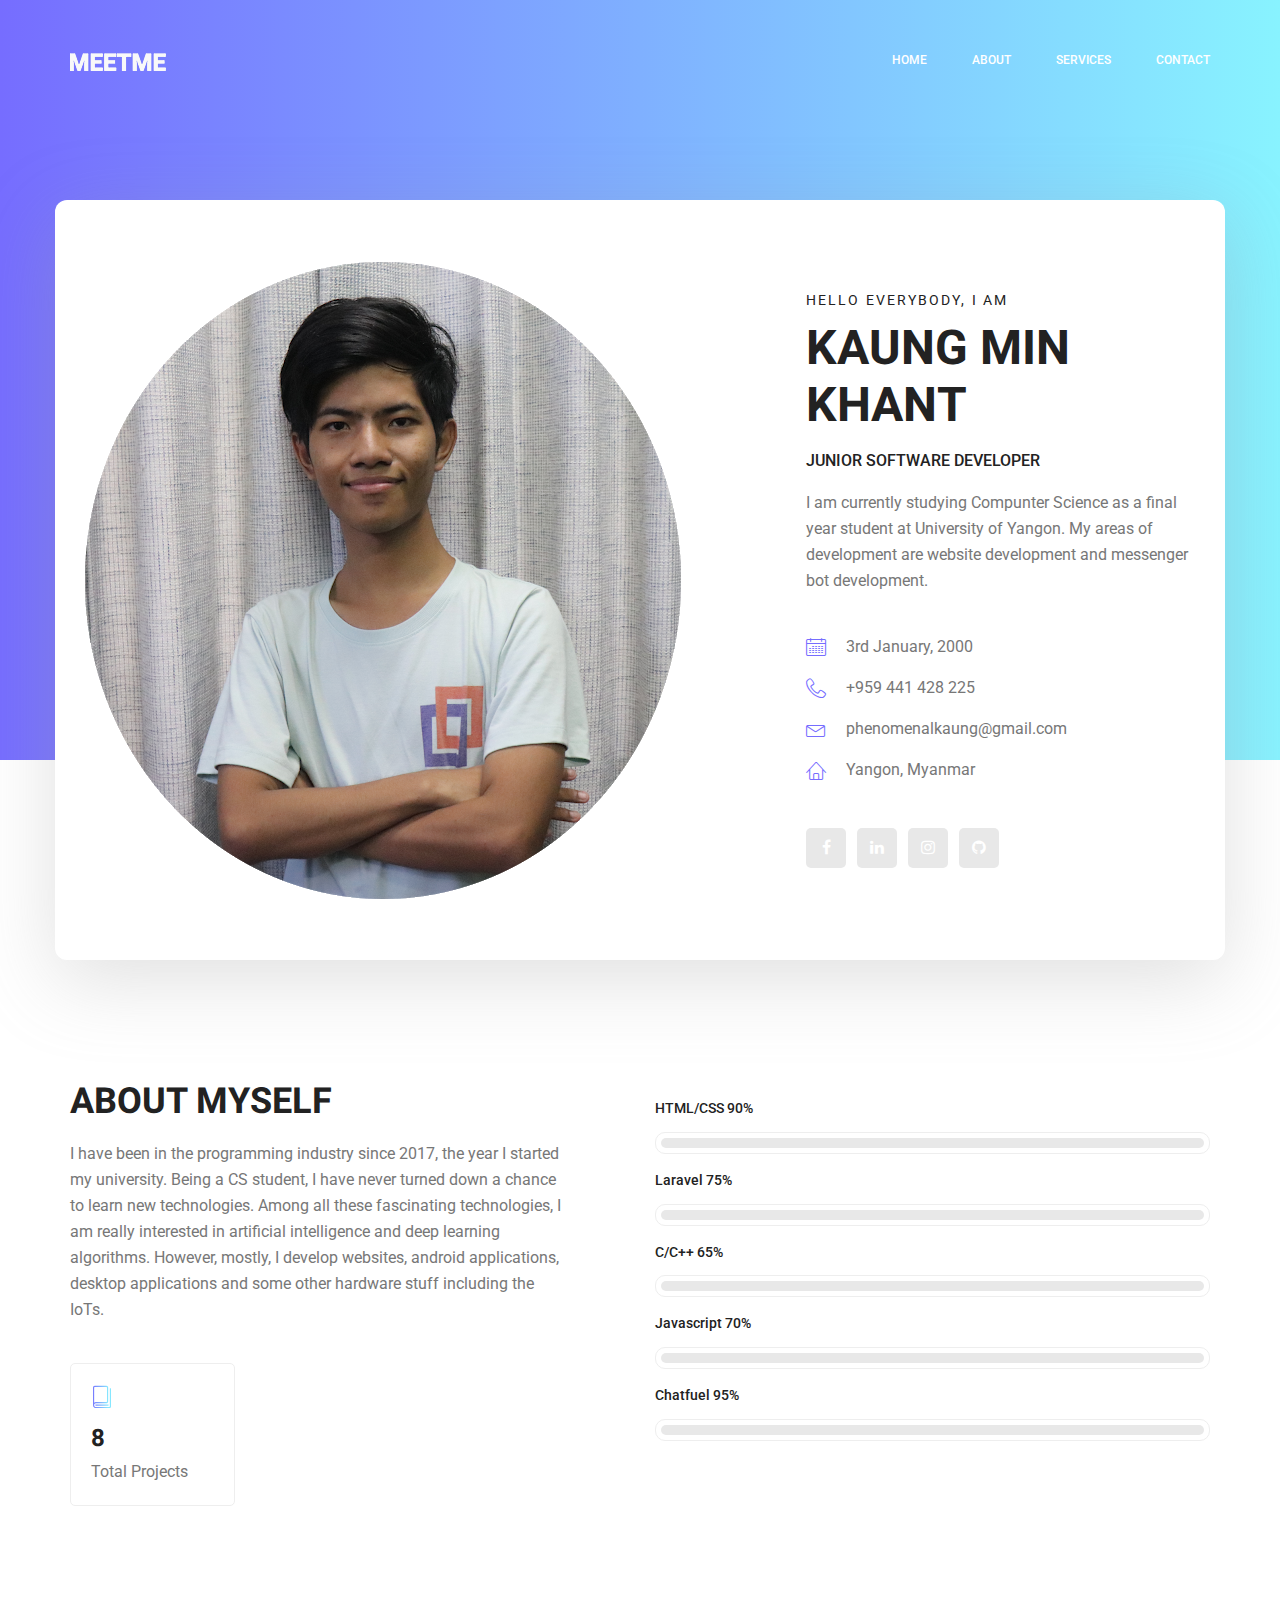
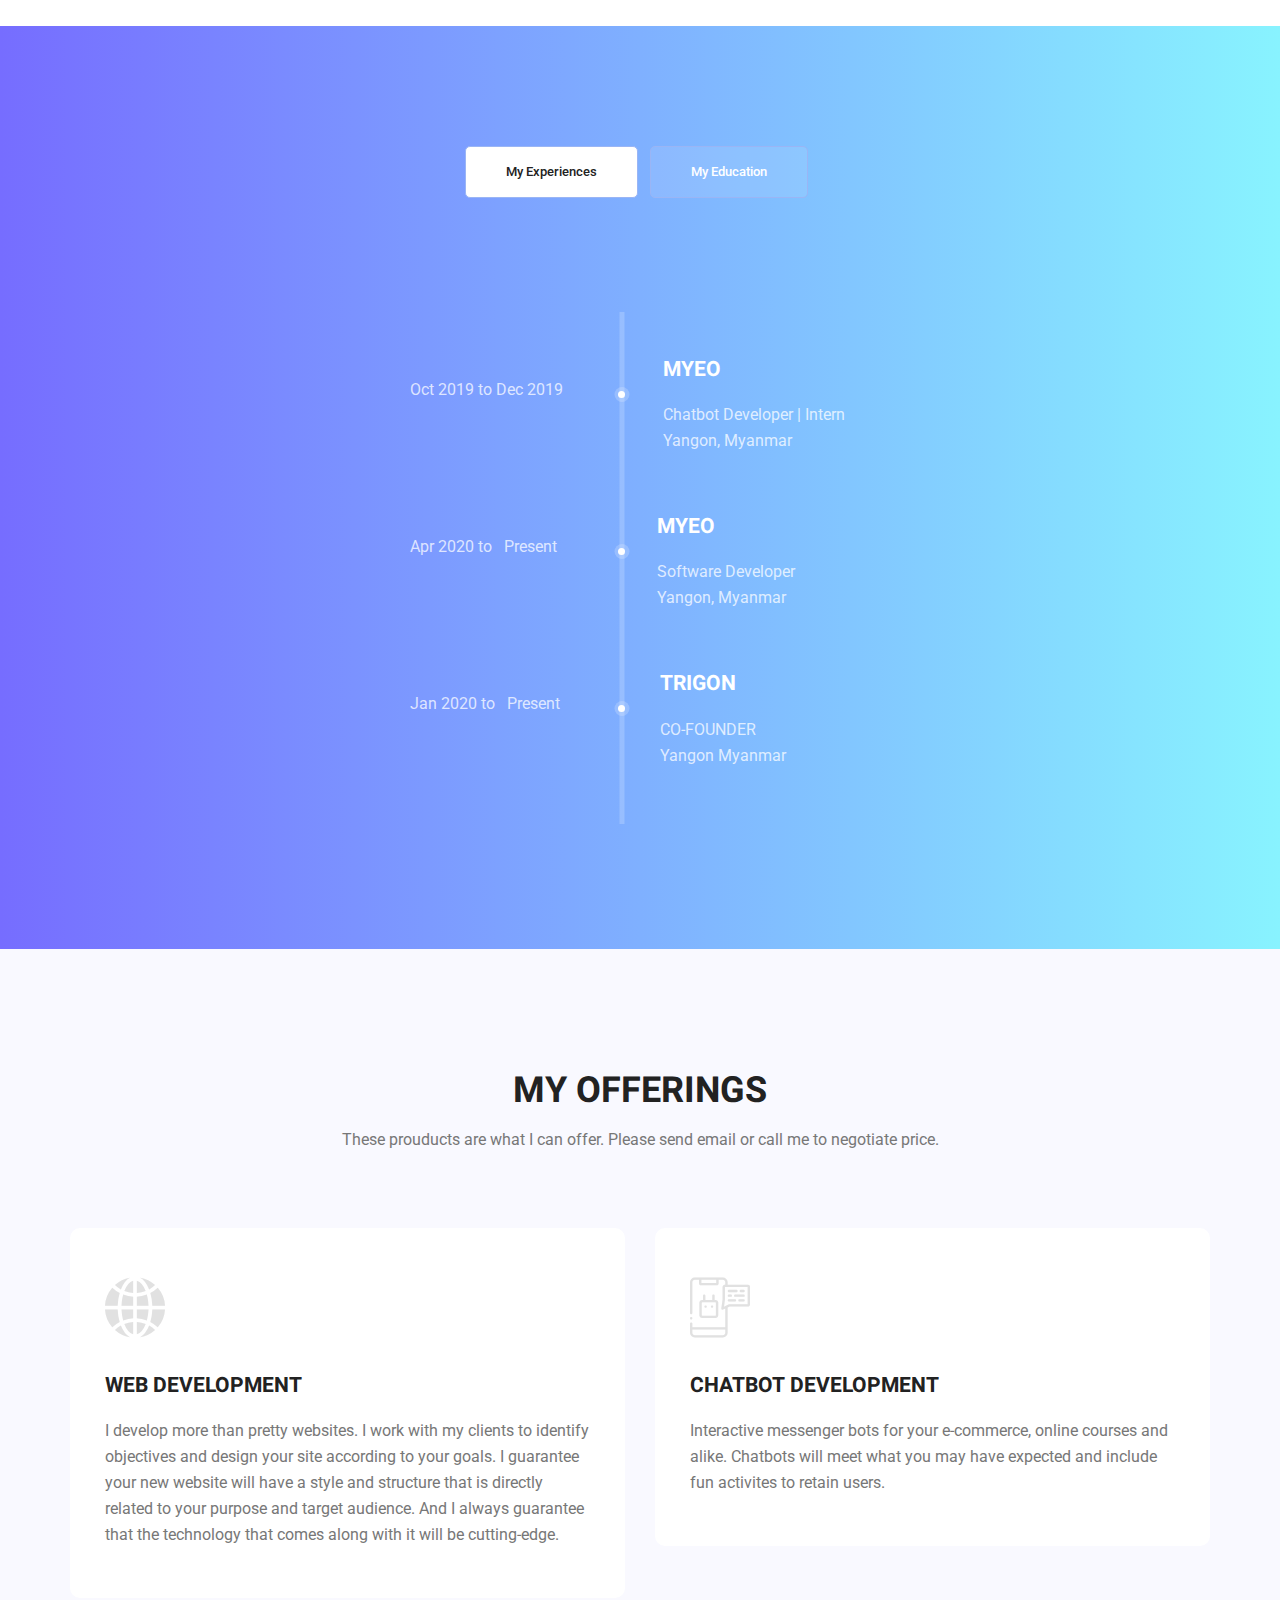
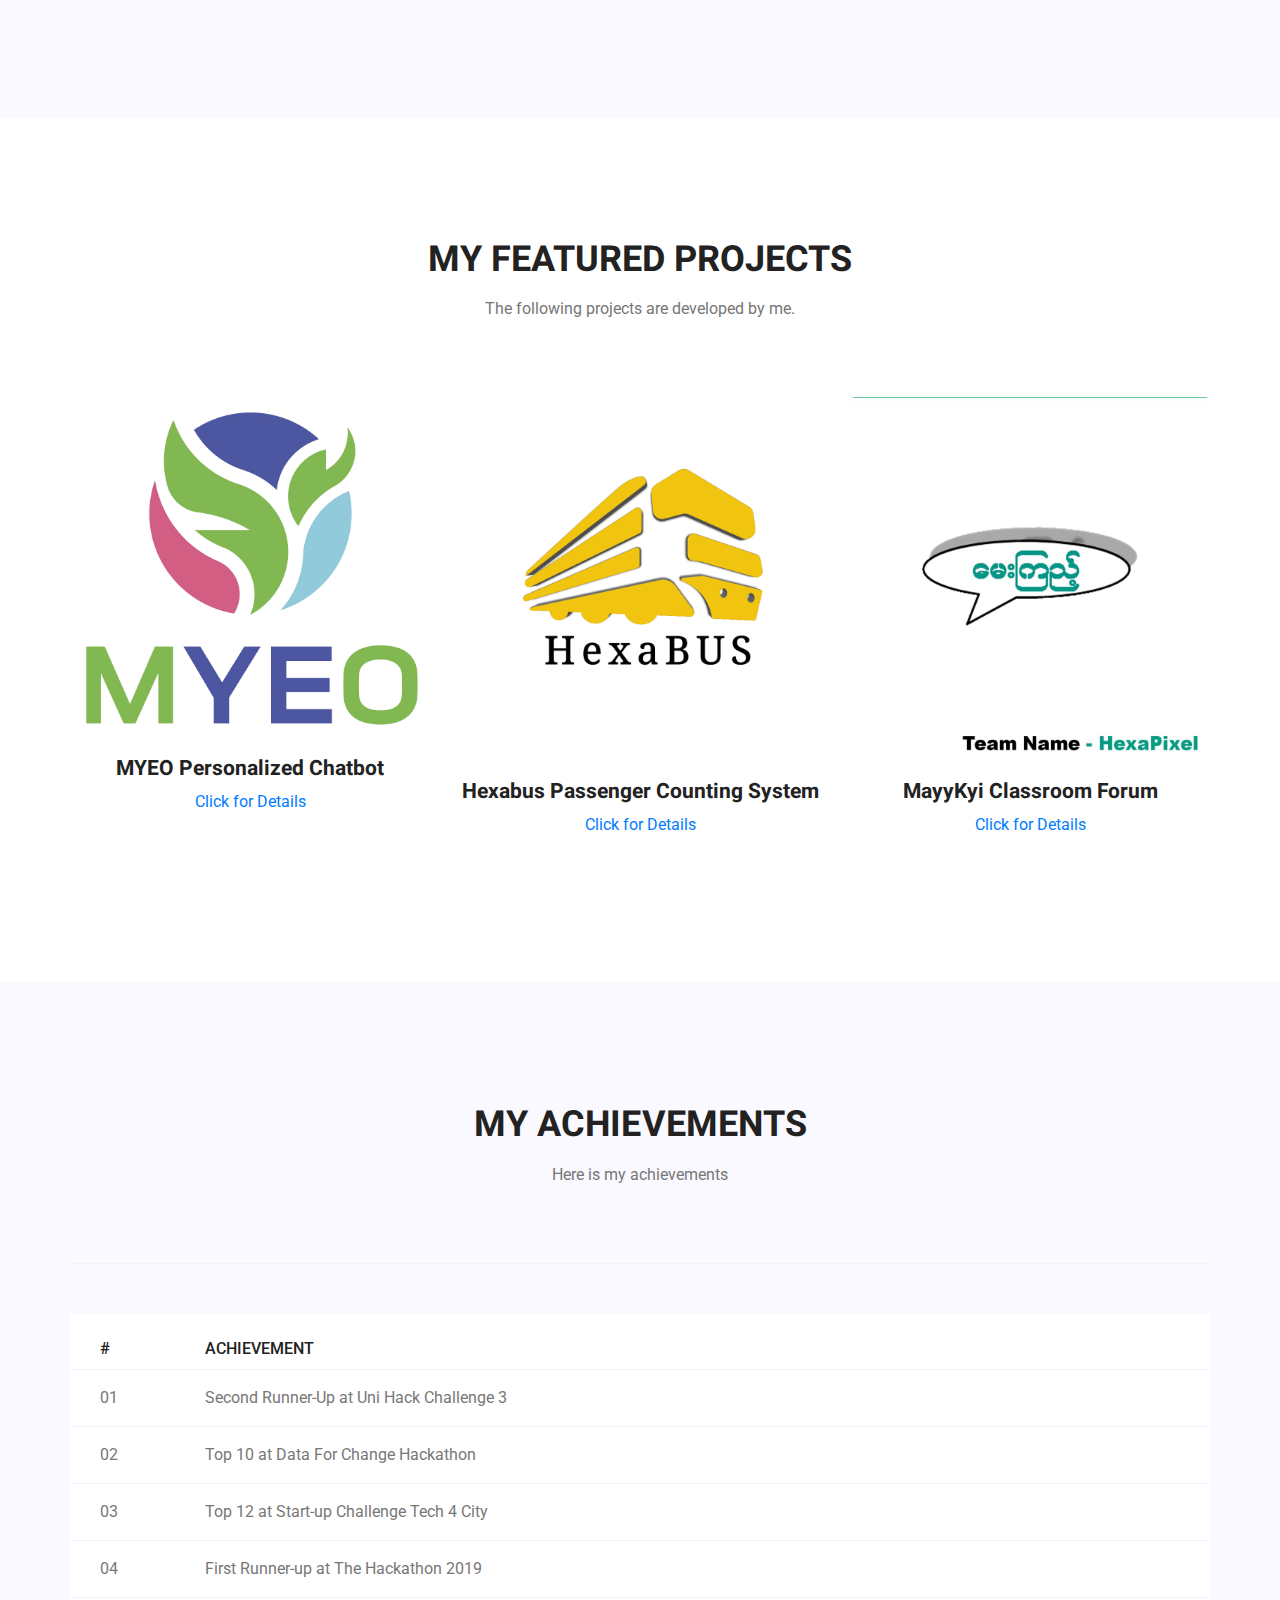
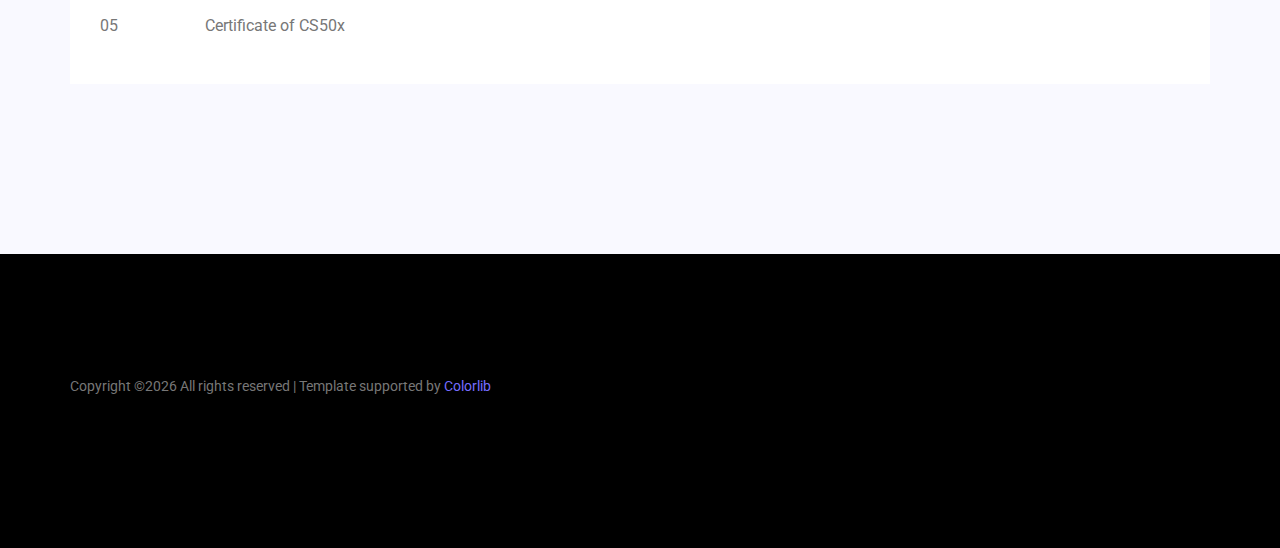
<file: index.html>
<!doctype html>
<html lang="en">
<head>
	<!-- Required meta tags -->
	<meta charset="utf-8">
	<meta name="viewport" content="width=device-width, initial-scale=1, shrink-to-fit=no">
	<link rel="icon" href="img/favicon.png" type="image/png">
	<title>MeetMe Personal</title>
	<!-- Bootstrap CSS -->
	<link rel="stylesheet" href="css/bootstrap.css">
	<link rel="stylesheet" href="vendors/linericon/style.css">
	<link rel="stylesheet" href="css/font-awesome.min.css">
	<link rel="stylesheet" href="vendors/owl-carousel/owl.carousel.min.css">
	<link rel="stylesheet" href="vendors/lightbox/simpleLightbox.css">
	<link rel="stylesheet" href="vendors/nice-select/css/nice-select.css">
	<link rel="stylesheet" href="vendors/animate-css/animate.css">
	<link rel="stylesheet" href="vendors/popup/magnific-popup.css">
	<link rel="stylesheet" href="vendors/flaticon/flaticon.css">
	<!-- main css -->
	<link rel="stylesheet" href="css/style.css">
	<link rel="stylesheet" href="css/responsive.css">
</head>
<body>

	<!--================Header Menu Area =================-->
	<header class="header_area">
        <div class="main_menu">
           <nav class="navbar navbar-expand-lg navbar-light">
               <div class="container box_1620">
                  <!-- Brand and toggle get grouped for better mobile display -->
                  <a class="navbar-brand logo_h" href="index.html"><img src="img/logo.png" alt=""></a>
                  <button class="navbar-toggler" type="button" data-toggle="collapse" data-target="#navbarSupportedContent" aria-controls="navbarSupportedContent" aria-expanded="false" aria-label="Toggle navigation">
                     <span class="icon-bar"></span>
                     <span class="icon-bar"></span>
                     <span class="icon-bar"></span>
                 </button>
                 <!-- Collect the nav links, forms, and other content for toggling -->
                 <div class="collapse navbar-collapse offset" id="navbarSupportedContent">
                     <ul class="nav navbar-nav menu_nav ml-auto">
                        <li class="nav-item active"><a class="nav-link" href="index.html">Home</a></li> 
                        <li class="nav-item"><a class="nav-link" href="about-us.html">About</a></li> 
                        <li class="nav-item"><a class="nav-link" href="services.html">Services</a></li> 

                        
                        <li class="nav-item"><a class="nav-link" href="contact.html">Contact</a></li>
                    </ul>
                </div> 
            </div>
        </nav>
    </div>
</header>
	<!--================Header Menu Area =================-->

	<!--================Home Banner Area =================-->
	<section class="home_banner_area">
		<div class="container box_1620">
			<div class="banner_inner d-flex align-items-center">
				<div class="banner_content">
					<div class="media">
						<div class="d-flex">
							<img src="img/kaung-min-khant.png" alt="">
						</div>
						<div class="media-body">
							<div class="personal_text">
								<h6>Hello Everybody, i am</h6>
								<h3>Kaung Min Khant</h3>
								<h4>Junior Software Developer</h4>
								<p>I am currently studying Compunter Science as a final year student at University of Yangon. My areas of development are website development and messenger bot development.</p>
								<ul class="list basic_info">
									<li><a href="#"><i class="lnr lnr-calendar-full"></i> 3rd January, 2000</a></li>
									<li><a href="#"><i class="lnr lnr-phone-handset"></i> +959 441 428 225</a></li>
									<li><a href="#"><i class="lnr lnr-envelope"></i> phenomenalkaung@gmail.com</a></li>
									<li><a href="#"><i class="lnr lnr-home"></i> Yangon, Myanmar</a></li>
								</ul>
								<ul class="list personal_social">
									<li><a href="https://www.facebook.com/kaung.minn.399"><i class="fa fa-facebook"></i></a></li>
									<li><a href="https://www.linkedin.com/in/kaung-min-khant-38a160160/"><i class="fa fa-linkedin"></i></a></li>
									<li><a href="https://www.instagram.com/kaungminkhant.dev/"><i class="fa fa-instagram"></i></a></li>
									<li><a href="https://github.com/KaungMinKhant"><i class="fa fa-github"></i></a></li>
								</ul>
							</div>
						</div>
					</div>
				</div>
			</div>
		</div>
	</section>
	<!--================End Home Banner Area =================-->

	<!--================Welcome Area =================-->
	<section class="welcome_area p_120">
		<div class="container">
			<div class="row welcome_inner">
				<div class="col-lg-6">
					<div class="welcome_text">
						<h4>About Myself</h4>
						<p>I have been in the programming industry  since 2017, the year I started my university. Being a CS student, I have never turned down a chance to learn new technologies. Among all these fascinating technologies, I am really interested in artificial intelligence and deep learning algorithms.  However, mostly, I develop websites, android applications, desktop applications and some other hardware stuff including the IoTs.</p>
						<div class="row">

							<div class="col-md-4">
								<div class="wel_item">
									<i class="lnr lnr-book"></i>
									<h4>8</h4>
									<p>Total Projects</p>
								</div>
							</div>

						</div>
					</div>
				</div>
				<div class="col-lg-6">
					<div class="tools_expert">
						<div class="skill_main">
							<div class="skill_item">
								<h4>HTML/CSS <span class="counter">90</span>%</h4>
								<div class="progress_br">
									<div class="progress">
										<div class="progress-bar" role="progressbar" aria-valuenow="90" aria-valuemin="0" aria-valuemax="100"></div>
									</div>
								</div>
							</div>
							<div class="skill_item">
								<h4>Laravel <span class="counter">75</span>%</h4>
								<div class="progress_br">
									<div class="progress">
										<div class="progress-bar" role="progressbar" aria-valuenow="75" aria-valuemin="0" aria-valuemax="100"></div>
									</div>
								</div>
							</div>
							<div class="skill_item">
								<h4>C/C++ <span class="counter">65</span>%</h4>
								<div class="progress_br">
									<div class="progress">
										<div class="progress-bar" role="progressbar" aria-valuenow="65" aria-valuemin="0" aria-valuemax="100"></div>
									</div>
								</div>
							</div>
							<div class="skill_item">
								<h4>Javascript <span class="counter">70</span>%</h4>
								<div class="progress_br">
									<div class="progress">
										<div class="progress-bar" role="progressbar" aria-valuenow="70" aria-valuemin="0" aria-valuemax="100"></div>
									</div>
								</div>
							</div>
							<div class="skill_item">
								<h4>Chatfuel <span class="counter">95</span>%</h4>
								<div class="progress_br">
									<div class="progress">
										<div class="progress-bar" role="progressbar" aria-valuenow="95" aria-valuemin="0" aria-valuemax="100"></div>
									</div>
								</div>
							</div>
						</div>
					</div>
				</div>
			</div>
		</div>
	</section>
	<!--================End Welcome Area =================-->

	<!--================My Tabs Area =================-->
	<section class="mytabs_area p_120">
		<div class="container">
			<div class="tabs_inner">
				<ul class="nav nav-tabs" id="myTab" role="tablist">
					<li class="nav-item">
						<a class="nav-link active" id="home-tab" data-toggle="tab" href="#home" role="tab" aria-controls="home" aria-selected="true">My Experiences</a>
					</li>
					<li class="nav-item">
						<a class="nav-link" id="profile-tab" data-toggle="tab" href="#profile" role="tab" aria-controls="profile" aria-selected="false">My Education</a>
					</li>
				</ul>
				<div class="tab-content" id="myTabContent">
					<div class="tab-pane fade show active" id="home" role="tabpanel" aria-labelledby="home-tab">
						<ul class="list">
							<li>
								<span></span>
								<div class="media">
									<div class="d-flex">
										<p>Oct 2019 to Dec 2019</p>
									</div>
									<div class="media-body">
										<h4>MYEO</h4>
										<p>Chatbot Developer | Intern<br />Yangon, Myanmar</p>
									</div>
								</div>
							</li>
							<li>
								<span></span>
								<div class="media">
									<div class="d-flex">
										<p>Apr 2020 to &nbsp;&nbsp;Present</p>
									</div>
									<div class="media-body">
										<h4>MYEO</h4>
										<p>Software Developer<br />Yangon, Myanmar</p>
									</div>
								</div>
							</li>
							<li>
								<span></span>
								<div class="media">
									<div class="d-flex">
										<p>Jan 2020 to &nbsp;&nbsp;Present</p>
									</div>
									<div class="media-body">
										<h4>Trigon</h4>
										<p>CO-FOUNDER <br />Yangon Myanmar</p>
									</div>
								</div>
							</li>
						</ul>
					</div>
					<div class="tab-pane fade" id="profile" role="tabpanel" aria-labelledby="profile-tab">
						<ul class="list">
							<li>
								<span></span>
								<div class="media">
									<div class="d-flex">
										<p>Jun 2005 to Mar 2016</p>
									</div>
									<div class="media-body">
										<h4>School</h4>
										<p>Basic Education<br />Yangon, Myanmar</p>
									</div>
								</div>
							</li>
							<li>
								<span></span>
								<div class="media">
									<div class="d-flex">
										<p>Jan 2017 to Sep 2018</p>
									</div>
									<div class="media-body">
										<h4>Myanmar Links</h4>
										<p>Web Development<br />Yangon, Myanmar</p>
									</div>
								</div>
							</li>
							<li>
								<span></span>
								<div class="media">
									<div class="d-flex">
										<p>Dec 2016 to &nbsp;&nbsp;Present</p>
									</div>
									<div class="media-body">
										<h4>University of Yangon</h4>
										<p>Computer Science <br />Yangon, Myanmar</p>
									</div>
								</div>
							</li>
						</ul>
					</div>
				</div>
			</div>
		</div>
	</section>
	<!--================End My Tabs Area =================-->

	<!--================Feature Area =================-->
	<section class="feature_area p_120">
		<div class="container">
			<div class="main_title">
				<h2>My Offerings</h2>
				<p>These prouducts are what I can offer. Please send email or call me to negotiate price.</p>
			</div>
			<div class="feature_inner row">
				<div class="col-lg-6 col-md-6">
					<div class="feature_item">
						<i class="flaticon-internet"></i>

						<h4>Web Development</h4>
						<p>I develop more than pretty websites. I work with my clients to identify objectives and design your site according to your goals. I guarantee your new website will have a style and structure that is directly related to your purpose and target audience. And I always guarantee that the technology that comes along with it will be cutting-edge.</p>
					</div>
				</div>

				<div class="col-lg-6 col-md-6">
					<div class="feature_item">
						<i class="flaticon-chatbot"></i>
						<h4>Chatbot Development</h4>
						<p>Interactive messenger bots for your e-commerce, online courses and alike. Chatbots will meet what you may have expected and include fun activites to retain users.</p>
					</div>
				</div>
			</div>
		</div>
	</section>
	<!--================End Feature Area =================-->

	<!--================Home Gallery Area =================-->
	<section class="home_gallery_area p_120">
		<div class="container">
			<div class="main_title">
				<h2>My Featured Projects</h2>
				<p>The following projects are developed by me.</p>
			</div>
        		<!-- <div class="isotope_fillter">
        			<ul class="gallery_filter list">
        								<li class="active" data-filter="*"><a href="#">All</a></li>
        								<li data-filter=".brand"><a href="#">Vector</a></li>
        								<li data-filter=".manipul"><a href="#">Raster</a></li>
        								<li data-filter=".creative"><a href="#">UI/UX</a></li>
        								<li data-filter=".design"><a href="#">Printing</a></li>
        							</ul>
        						</div> -->
        					</div>
        					<div class="container">
        						<div class="gallery_f_inner row imageGallery1">
        							<div class="col-lg-4 col-md-4 col-sm-6 brand manipul design print">
        								<div class="h_gallery_item">
        									<div class="g_img_item">
        										<img class="img-fluid" src="img/gallery/myeo_logo.png" alt="">
        										<a class="light" href="img/gallery/myeo_logo.png"><img src="img/gallery/icon.png" alt=""></a>
        									</div>
        									<div class="g_item_text">
        										<h4>MYEO Personalized Chatbot</h4>
        										<a href="https://m.me/myeo.hub">Click for Details</a>
        									</div>
        								</div>
        							</div>
        							<div class="col-lg-4 col-md-4 col-sm-6 brand manipul creative">
        								<div class="h_gallery_item">
        									<div class="g_img_item">
        										<img class="img-fluid" src="img/gallery/hexabus.png" alt="">
        										<a class="light" href="img/gallery/hexabus.png"><img src="img/gallery/icon.png" alt=""></a>
        									</div>
        									<div class="g_item_text">
        										<h4>Hexabus Passenger Counting System</h4>
        										<a href="https://github.com/KaungMinKhant/Passenger-Counting-System-with-Laser-Sensor">Click for Details</a>
        									</div>
        								</div>
        							</div>
        							<div class="col-lg-4 col-md-4 col-sm-6 manipul creative design print">
        								<div class="h_gallery_item">
        									<div class="g_img_item">
        										<img class="img-fluid" src="img/gallery/mayykyi.jpg" alt="">
        										<a class="light" href="img/gallery/mayykyi.jpg"><img src="img/gallery/icon.png" alt=""></a>
        									</div>
        									<div class="g_item_text">
        										<h4>MayyKyi Classroom Forum</h4>
        										<a href="https://github.com/KaungKaung0/QnA">Click for Details</a>
        									</div>
        								</div>
        							</div>
        						</div>

        					</div>
        				</section>
        				<!--================End Home Gallery Area =================-->

        				<!--================Testimonials Area =================-->
        				<section class="testimonials_area p_120">
        					<div class="container">
        						<div class="main_title">
        							<h2>My Achievements</h2>
        							<p>Here is my achievements</p>
        						</div>
        						<div class="section-top-border">
        							
        							<div class="progress-table-wrap">
        								<div class="progress-table">
        									<div class="table-head">
        										<div class="serial">#</div>
        										<div class="country">Achievement</div>
        									</div>
        									<div class="table-row">
        										<div class="serial">01</div>
        										<div class="country">Second Runner-Up at Uni Hack Challenge 3</div>
        									</div>
        									<div class="table-row">
        										<div class="serial">02</div>
        										<div class="country">Top 10 at Data For Change Hackathon</div>
        									</div>
        									<div class="table-row">
        										<div class="serial">03</div>
        										<div class="country">Top 12 at Start-up Challenge Tech 4 City</div>
        									</div>
        									<div class="table-row">
        										<div class="serial">04</div>
        										<div class="country">First Runner-up at The Hackathon 2019</div>
        									</div>
        									<div class="table-row">
        										<div class="serial">05</div>
        										<div class="country">Certificate of CS50x</div>
        									</div>
        								</div>
        							</div>
        						</div>
        					</div>
        				</section>
        				<!--================End Testimonials Area =================-->

        				<!--================Footer Area =================-->
        				<footer class="footer_area p_120">
        					<div class="container">
        						<div class="row footer_inner">
        							<div class="col-lg-5 col-sm-6">
        								<aside class="f_widget ab_widget">
        									
        									<p><!-- Link back to Colorlib can't be removed. Template is licensed under CC BY 3.0. -->
        										Copyright &copy;<script>document.write(new Date().getFullYear());</script> All rights reserved | Template supported by <a href="https://colorlib.com" target="_blank">Colorlib</a>
        										<!-- Link back to Colorlib can't be removed. Template is licensed under CC BY 3.0. --></p>
        									</aside>
        								</div>
        								
        							</div>
        						</div>
        					</footer>
        					<!--================End Footer Area =================-->






        					<!-- Optional JavaScript -->
        					<!-- jQuery first, then Popper.js, then Bootstrap JS -->
        					<script src="js/jquery-3.3.1.min.js"></script>
        					<script src="js/popper.js"></script>
        					<script src="js/bootstrap.min.js"></script>
        					<script src="js/stellar.js"></script>
        					<script src="vendors/lightbox/simpleLightbox.min.js"></script>
        					<script src="vendors/nice-select/js/jquery.nice-select.min.js"></script>
        					<script src="vendors/isotope/imagesloaded.pkgd.min.js"></script>
        					<script src="vendors/isotope/isotope.pkgd.min.js"></script>
        					<script src="vendors/owl-carousel/owl.carousel.min.js"></script>
        					<script src="vendors/popup/jquery.magnific-popup.min.js"></script>
        					<script src="js/jquery.ajaxchimp.min.js"></script>
        					<script src="vendors/counter-up/jquery.waypoints.min.js"></script>
        					<script src="vendors/counter-up/jquery.counterup.min.js"></script>
        					<script src="js/mail-script.js"></script>
        					<script src="js/theme.js"></script>
        				</body>
        				</html>
</file>
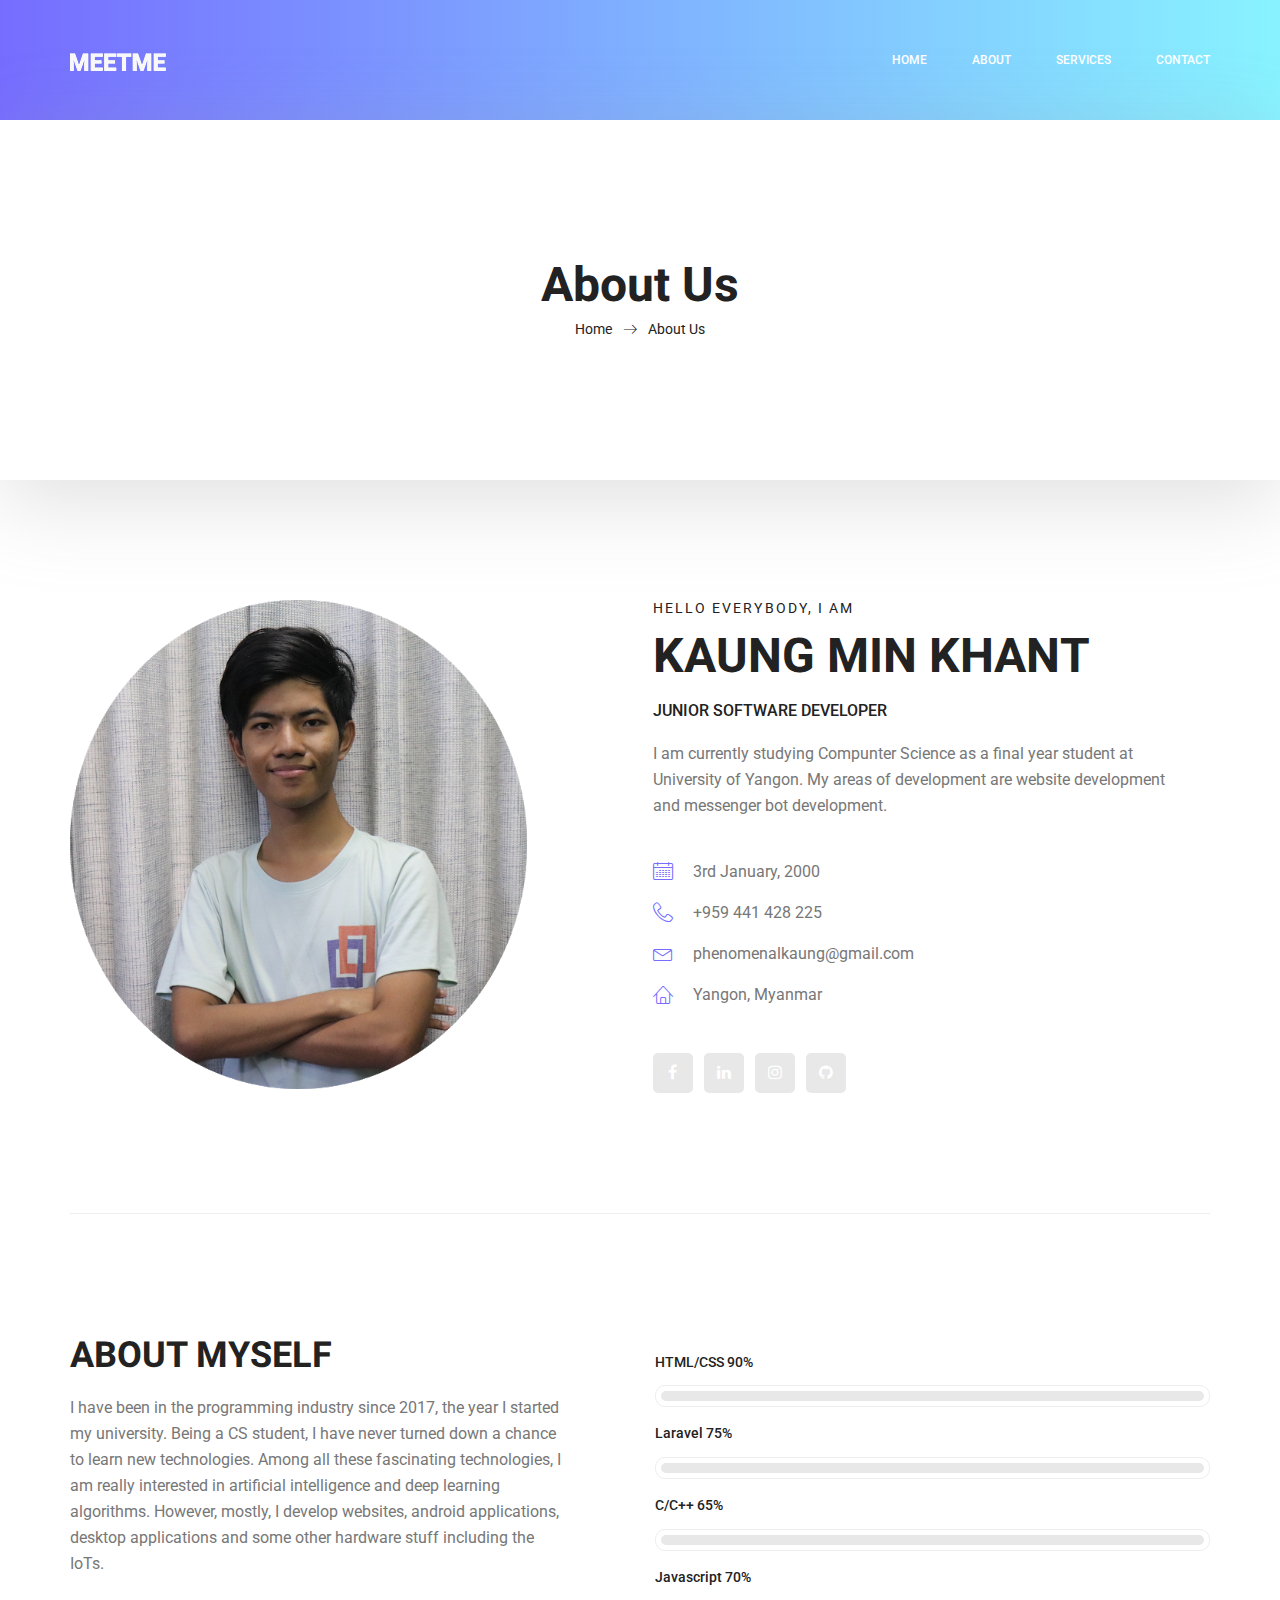
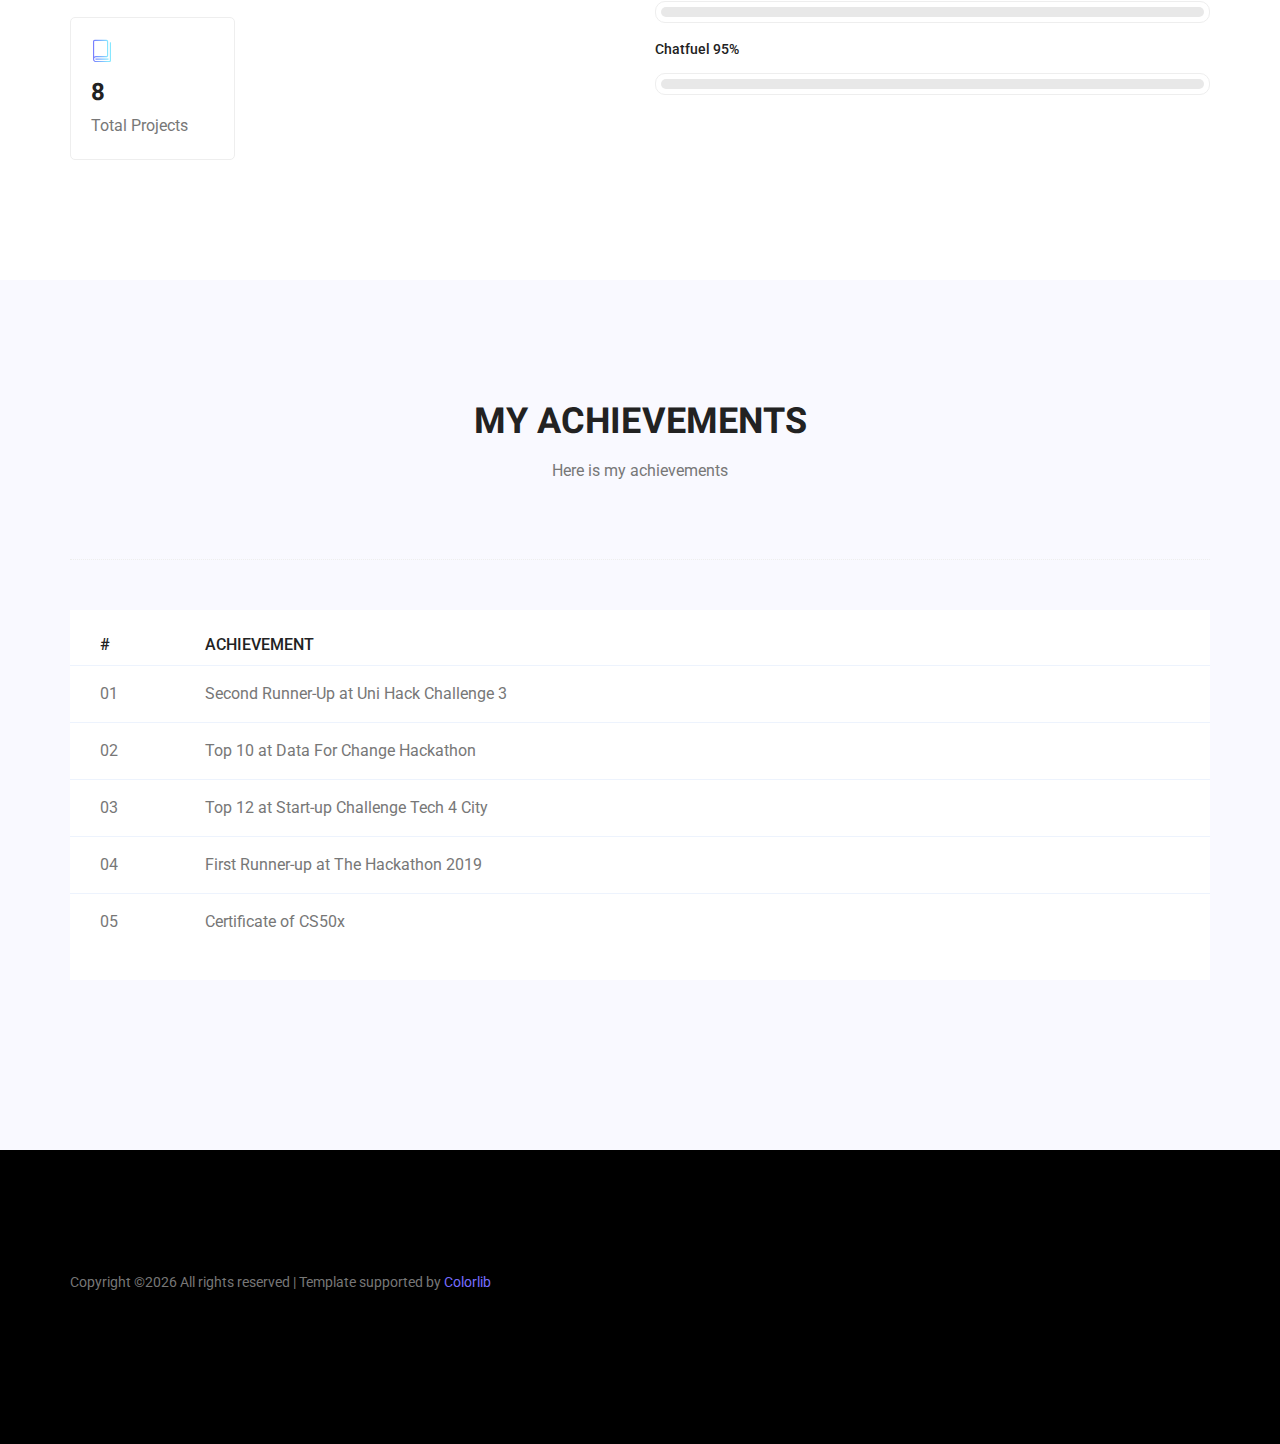
<file: about-us.html>
<!doctype html>
<html lang="en">
    <head>
        <!-- Required meta tags -->
        <meta charset="utf-8">
        <meta name="viewport" content="width=device-width, initial-scale=1, shrink-to-fit=no">
        <link rel="icon" href="img/favicon.png" type="image/png">
        <title>MeetMe Personal</title>
        <!-- Bootstrap CSS -->
        <link rel="stylesheet" href="css/bootstrap.css">
        <link rel="stylesheet" href="vendors/linericon/style.css">
        <link rel="stylesheet" href="css/font-awesome.min.css">
        <link rel="stylesheet" href="vendors/owl-carousel/owl.carousel.min.css">
        <link rel="stylesheet" href="vendors/lightbox/simpleLightbox.css">
        <link rel="stylesheet" href="vendors/nice-select/css/nice-select.css">
        <link rel="stylesheet" href="vendors/animate-css/animate.css">
        <link rel="stylesheet" href="vendors/popup/magnific-popup.css">
        <!-- main css -->
        <link rel="stylesheet" href="css/style.css">
        <link rel="stylesheet" href="css/responsive.css">
    </head>
    <body>
        
        <!--================Header Menu Area =================-->
        <header class="header_area">
        <div class="main_menu">
           <nav class="navbar navbar-expand-lg navbar-light">
               <div class="container box_1620">
                  <!-- Brand and toggle get grouped for better mobile display -->
                  <a class="navbar-brand logo_h" href="index.html"><img src="img/logo.png" alt=""></a>
                  <button class="navbar-toggler" type="button" data-toggle="collapse" data-target="#navbarSupportedContent" aria-controls="navbarSupportedContent" aria-expanded="false" aria-label="Toggle navigation">
                     <span class="icon-bar"></span>
                     <span class="icon-bar"></span>
                     <span class="icon-bar"></span>
                 </button>
                 <!-- Collect the nav links, forms, and other content for toggling -->
                 <div class="collapse navbar-collapse offset" id="navbarSupportedContent">
                     <ul class="nav navbar-nav menu_nav ml-auto">
                        <li class="nav-item active"><a class="nav-link" href="#">Home</a></li> 
                        <li class="nav-item"><a class="nav-link" href="about-us.html">About</a></li> 
                        <li class="nav-item"><a class="nav-link" href="services.html">Services</a></li> 

                        
                        <li class="nav-item"><a class="nav-link" href="contact.html">Contact</a></li>
                    </ul>
                </div> 
            </div>
        </nav>
    </div>
</header>
        <!--================Header Menu Area =================-->
        
        <!--================Home Banner Area =================-->
        <section class="banner_area">
            <div class="box_1620">
				<div class="banner_inner d-flex align-items-center">
					<div class="container">
						<div class="banner_content text-center">
							<h2>About Us</h2>
							<div class="page_link">
								<a href="index.html">Home</a>
								<a href="about-us.html">About Us</a>
							</div>
						</div>
					</div>
				</div>
            </div>
        </section>
        <!--================End Home Banner Area =================-->
        
        
        <!--================Home Banner Area =================-->
        <section class="profile_area">
           	<div class="container">
           		<div class="profile_inner p_120">
					<div class="row">
						<div class="col-lg-5">
							<img class="img-fluid" src="img/kaung-min-khant.png" alt="">
						</div>
						<div class="col-lg-7">
							<div class="personal_text">
                                <h6>Hello Everybody, i am</h6>
                                <h3>Kaung Min Khant</h3>
                                <h4>Junior Software Developer</h4>
                                <p>I am currently studying Compunter Science as a final year student at University of Yangon. My areas of development are website development and messenger bot development.</p>
                                <ul class="list basic_info">
                                    <li><a href="#"><i class="lnr lnr-calendar-full"></i> 3rd January, 2000</a></li>
                                    <li><a href="#"><i class="lnr lnr-phone-handset"></i> +959 441 428 225</a></li>
                                    <li><a href="#"><i class="lnr lnr-envelope"></i> phenomenalkaung@gmail.com</a></li>
                                    <li><a href="#"><i class="lnr lnr-home"></i> Yangon, Myanmar</a></li>
                                </ul>
                                <ul class="list personal_social">
                                    <li><a href="https://www.facebook.com/kaung.minn.399"><i class="fa fa-facebook"></i></a></li>
                                    <li><a href="https://www.linkedin.com/in/kaung-min-khant-38a160160/"><i class="fa fa-linkedin"></i></a></li>
                                    <li><a href="https://www.instagram.com/kaungminkhant.dev/"><i class="fa fa-instagram"></i></a></li>
                                    <li><a href="https://github.com/KaungMinKhant"><i class="fa fa-github"></i></a></li>
                                </ul>
                            </div>
						</div>
					</div>
           		</div>
            </div>
        </section>
        <!--================End Home Banner Area =================-->
        
        <!--================Welcome Area =================-->
        <section class="welcome_area p_120">
        	<div class="container">
        		<div class="row welcome_inner">
                <div class="col-lg-6">
                    <div class="welcome_text">
                        <h4>About Myself</h4>
                        <p>I have been in the programming industry  since 2017, the year I started my university. Being a CS student, I have never turned down a chance to learn new technologies. Among all these fascinating technologies, I am really interested in artificial intelligence and deep learning algorithms.  However, mostly, I develop websites, android applications, desktop applications and some other hardware stuff including the IoTs.</p>
                        <div class="row">

                            <div class="col-md-4">
                                <div class="wel_item">
                                    <i class="lnr lnr-book"></i>
                                    <h4>8</h4>
                                    <p>Total Projects</p>
                                </div>
                            </div>

                        </div>
                    </div>
                </div>
                <div class="col-lg-6">
                    <div class="tools_expert">
                        <div class="skill_main">
                            <div class="skill_item">
                                <h4>HTML/CSS <span class="counter">90</span>%</h4>
                                <div class="progress_br">
                                    <div class="progress">
                                        <div class="progress-bar" role="progressbar" aria-valuenow="90" aria-valuemin="0" aria-valuemax="100"></div>
                                    </div>
                                </div>
                            </div>
                            <div class="skill_item">
                                <h4>Laravel <span class="counter">75</span>%</h4>
                                <div class="progress_br">
                                    <div class="progress">
                                        <div class="progress-bar" role="progressbar" aria-valuenow="75" aria-valuemin="0" aria-valuemax="100"></div>
                                    </div>
                                </div>
                            </div>
                            <div class="skill_item">
                                <h4>C/C++ <span class="counter">65</span>%</h4>
                                <div class="progress_br">
                                    <div class="progress">
                                        <div class="progress-bar" role="progressbar" aria-valuenow="65" aria-valuemin="0" aria-valuemax="100"></div>
                                    </div>
                                </div>
                            </div>
                            <div class="skill_item">
                                <h4>Javascript <span class="counter">70</span>%</h4>
                                <div class="progress_br">
                                    <div class="progress">
                                        <div class="progress-bar" role="progressbar" aria-valuenow="70" aria-valuemin="0" aria-valuemax="100"></div>
                                    </div>
                                </div>
                            </div>
                            <div class="skill_item">
                                <h4>Chatfuel <span class="counter">95</span>%</h4>
                                <div class="progress_br">
                                    <div class="progress">
                                        <div class="progress-bar" role="progressbar" aria-valuenow="95" aria-valuemin="0" aria-valuemax="100"></div>
                                    </div>
                                </div>
                            </div>
                        </div>
                    </div>
                </div>
            </div>
        	</div>
        </section>
        <!--================End Welcome Area =================-->
        
        <!--================Testimonials Area =================-->
        <section class="testimonials_area p_120">
        	<div class="container">
        		<div class="main_title">
                                    <h2>My Achievements</h2>
                                    <p>Here is my achievements</p>
                                </div>
                                <div class="section-top-border">
                                    
                                    <div class="progress-table-wrap">
                                        <div class="progress-table">
                                            <div class="table-head">
                                                <div class="serial">#</div>
                                                <div class="country">Achievement</div>
                                            </div>
                                            <div class="table-row">
                                                <div class="serial">01</div>
                                                <div class="country">Second Runner-Up at Uni Hack Challenge 3</div>
                                            </div>
                                            <div class="table-row">
                                                <div class="serial">02</div>
                                                <div class="country">Top 10 at Data For Change Hackathon</div>
                                            </div>
                                            <div class="table-row">
                                                <div class="serial">03</div>
                                                <div class="country">Top 12 at Start-up Challenge Tech 4 City</div>
                                            </div>
                                            <div class="table-row">
                                                <div class="serial">04</div>
                                                <div class="country">First Runner-up at The Hackathon 2019</div>
                                            </div>
                                            <div class="table-row">
                                                <div class="serial">05</div>
                                                <div class="country">Certificate of CS50x</div>
                                            </div>
                                        </div>
                                    </div>
                                </div>
        	</div>
        </section>
        <!--================End Testimonials Area =================-->
        
        <!--================Footer Area =================-->
        <footer class="footer_area p_120">
            <div class="container">
                <div class="row footer_inner">
                    <div class="col-lg-5 col-sm-6">
                        <aside class="f_widget ab_widget">
                            
                            <p><!-- Link back to Colorlib can't be removed. Template is licensed under CC BY 3.0. -->
                                Copyright &copy;<script>document.write(new Date().getFullYear());</script> All rights reserved | Template supported by <a href="https://colorlib.com" target="_blank">Colorlib</a>
                                <!-- Link back to Colorlib can't be removed. Template is licensed under CC BY 3.0. --></p>
                            </aside>
                        </div>
                        
                    </div>
                </div>
            </footer>
        <!--================End Footer Area =================-->
        
        
        
        
        <!-- Optional JavaScript -->
        <!-- jQuery first, then Popper.js, then Bootstrap JS -->
        <script src="js/jquery-3.3.1.min.js"></script>
        <script src="js/popper.js"></script>
        <script src="js/bootstrap.min.js"></script>
        <script src="js/stellar.js"></script>
        <script src="vendors/lightbox/simpleLightbox.min.js"></script>
        <script src="vendors/nice-select/js/jquery.nice-select.min.js"></script>
        <script src="vendors/isotope/imagesloaded.pkgd.min.js"></script>
        <script src="vendors/isotope/isotope.pkgd.min.js"></script>
        <script src="vendors/owl-carousel/owl.carousel.min.js"></script>
        <script src="vendors/popup/jquery.magnific-popup.min.js"></script>
        <script src="js/jquery.ajaxchimp.min.js"></script>
        <script src="vendors/counter-up/jquery.waypoints.min.js"></script>
        <script src="vendors/counter-up/jquery.counterup.min.js"></script>
        <script src="js/mail-script.js"></script>
        <script src="js/theme.js"></script>
    </body>
</html>
</file>
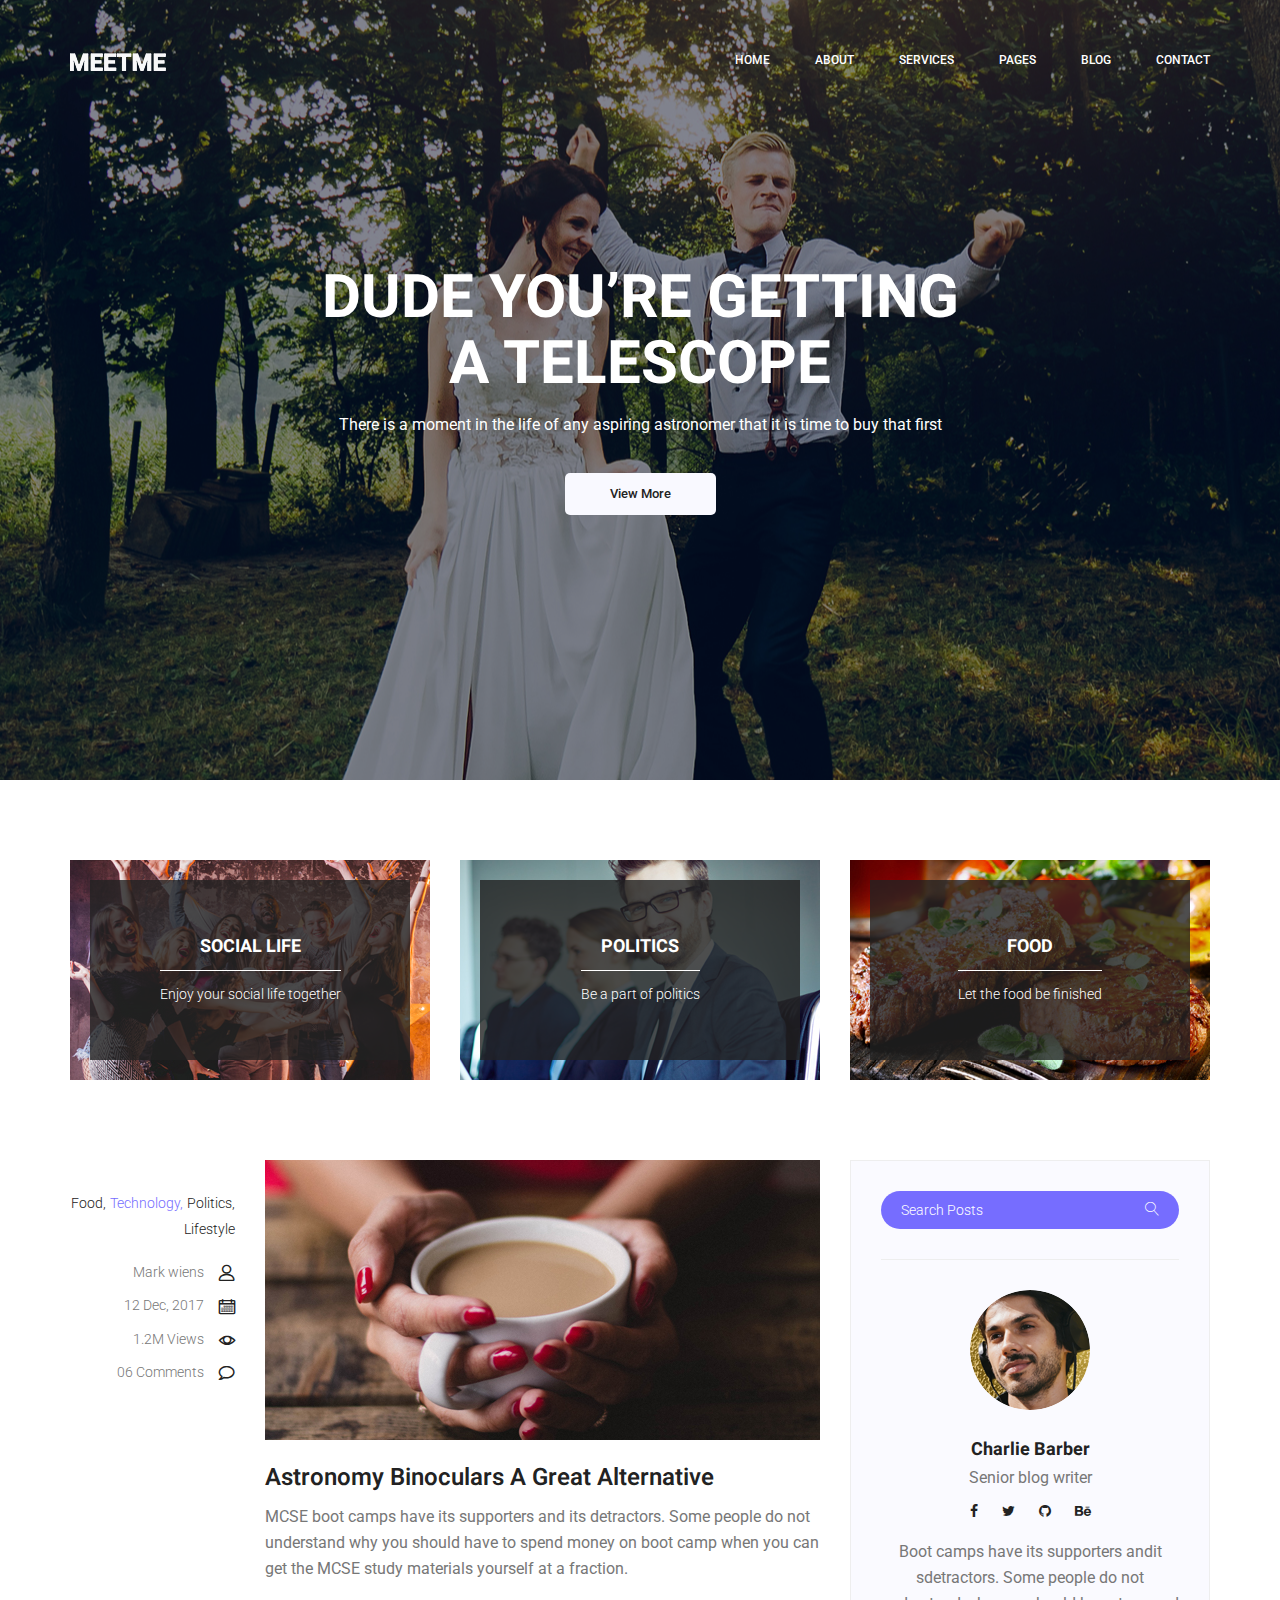
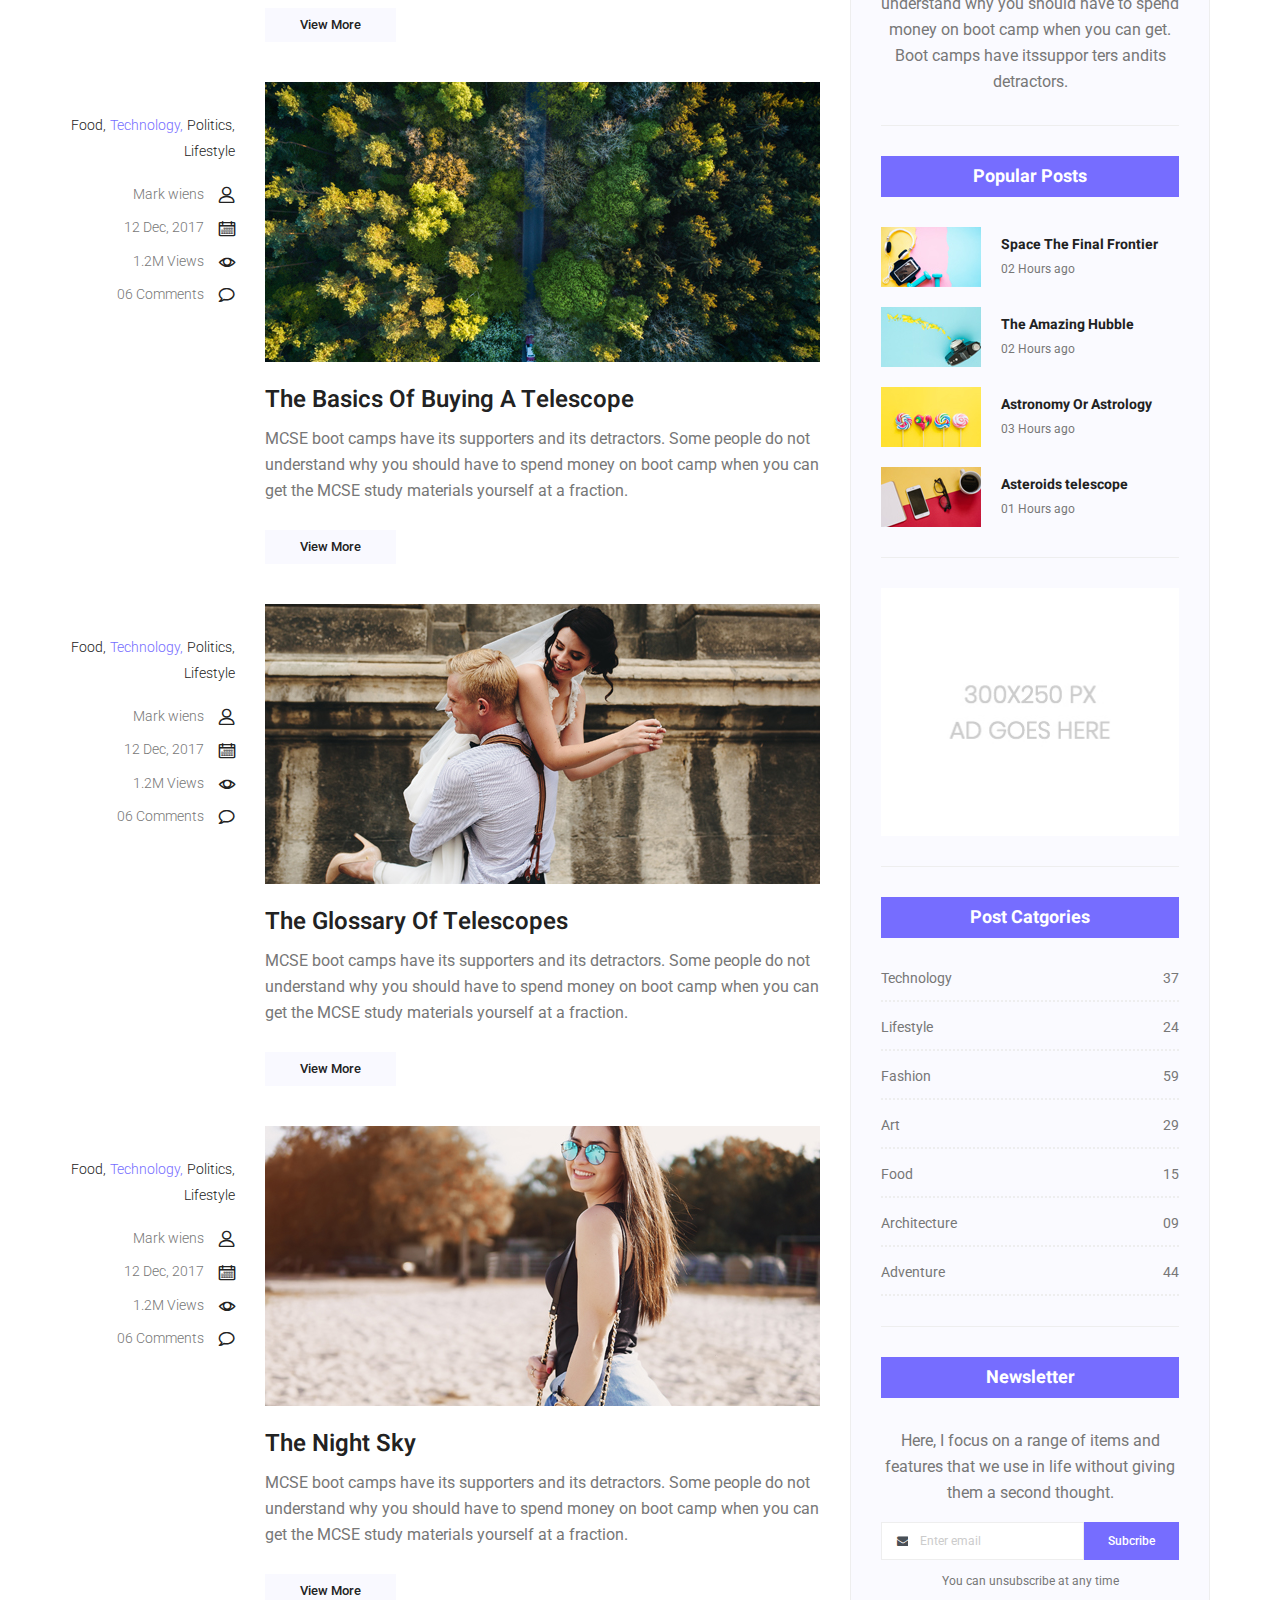
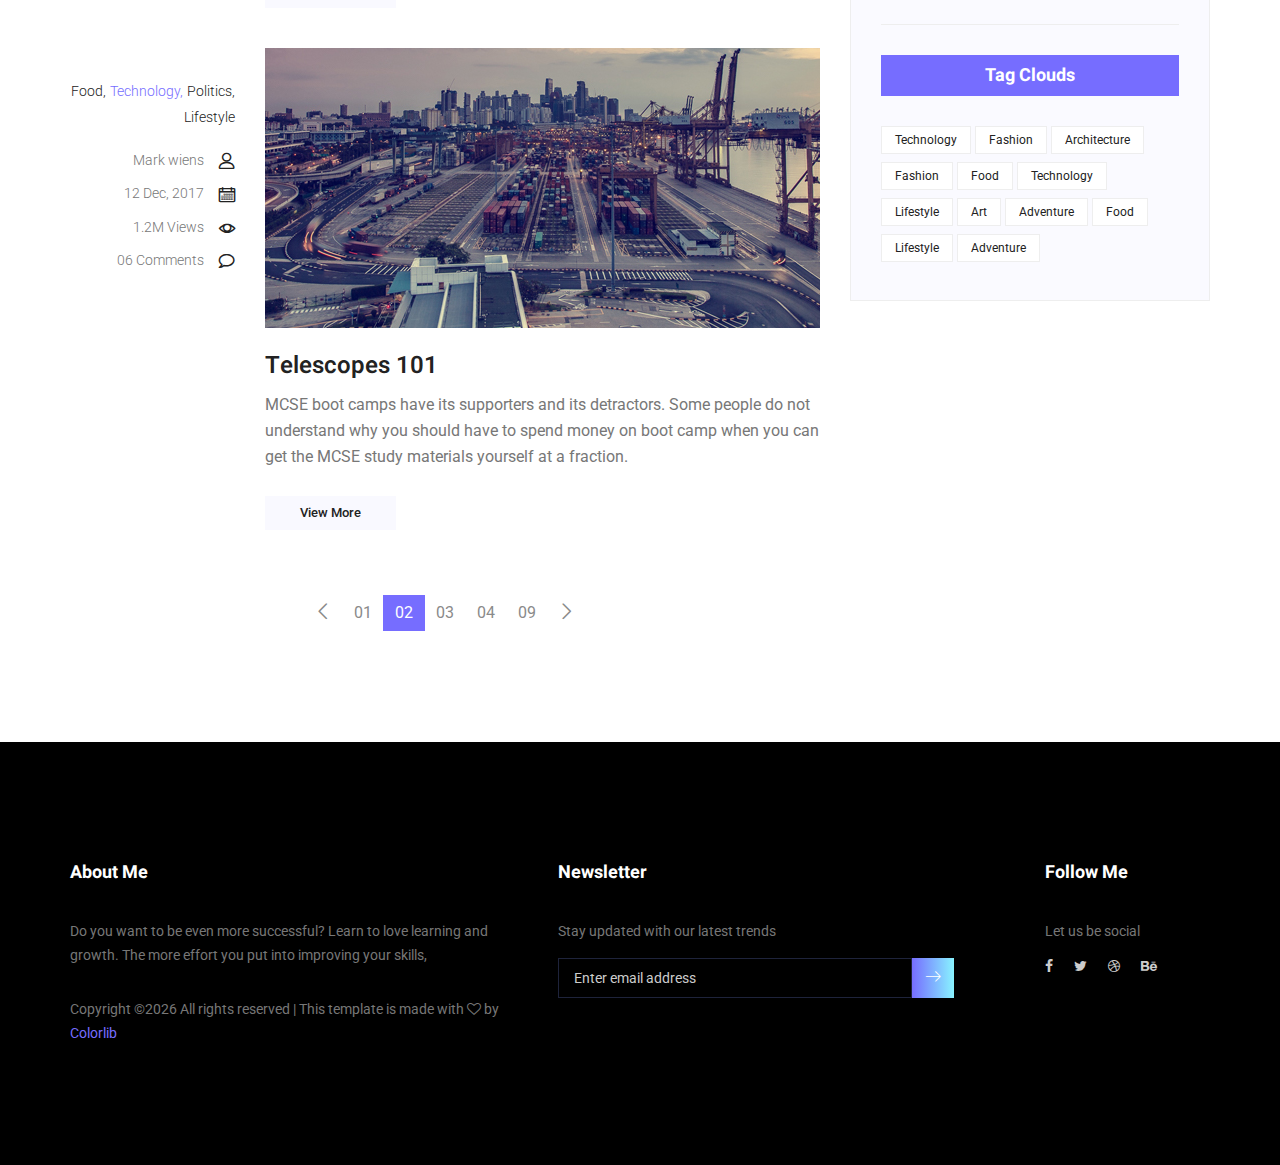
<file: blog.html>
<!doctype html>
<html lang="en">
    <head>
        <!-- Required meta tags -->
        <meta charset="utf-8">
        <meta name="viewport" content="width=device-width, initial-scale=1, shrink-to-fit=no">
        <link rel="icon" href="img/favicon.png" type="image/png">
        <title>MeetMe Personal</title>
        <!-- Bootstrap CSS -->
        <link rel="stylesheet" href="css/bootstrap.css">
        <link rel="stylesheet" href="vendors/linericon/style.css">
        <link rel="stylesheet" href="css/font-awesome.min.css">
        <link rel="stylesheet" href="vendors/owl-carousel/owl.carousel.min.css">
        <link rel="stylesheet" href="vendors/lightbox/simpleLightbox.css">
        <link rel="stylesheet" href="vendors/nice-select/css/nice-select.css">
        <link rel="stylesheet" href="vendors/animate-css/animate.css">
        <link rel="stylesheet" href="vendors/popup/magnific-popup.css">
        <!-- main css -->
        <link rel="stylesheet" href="css/style.css">
        <link rel="stylesheet" href="css/responsive.css">
    </head>
    <body>
        
        <!--================Header Menu Area =================-->
        <header class="header_area">
            <div class="main_menu">
            	<nav class="navbar navbar-expand-lg navbar-light">
					<div class="container box_1620">
						<!-- Brand and toggle get grouped for better mobile display -->
						<a class="navbar-brand logo_h" href="index.html"><img src="img/logo.png" alt=""></a>
						<button class="navbar-toggler" type="button" data-toggle="collapse" data-target="#navbarSupportedContent" aria-controls="navbarSupportedContent" aria-expanded="false" aria-label="Toggle navigation">
							<span class="icon-bar"></span>
							<span class="icon-bar"></span>
							<span class="icon-bar"></span>
						</button>
						<!-- Collect the nav links, forms, and other content for toggling -->
						<div class="collapse navbar-collapse offset" id="navbarSupportedContent">
							<ul class="nav navbar-nav menu_nav ml-auto">
								<li class="nav-item active"><a class="nav-link" href="index.html">Home</a></li> 
								<li class="nav-item"><a class="nav-link" href="about-us.html">About</a></li> 
								<li class="nav-item"><a class="nav-link" href="services.html">Services</a></li> 
								<li class="nav-item submenu dropdown">
									<a href="#" class="nav-link dropdown-toggle" data-toggle="dropdown" role="button" aria-haspopup="true" aria-expanded="false">Pages</a>
									<ul class="dropdown-menu">
										<li class="nav-item"><a class="nav-link" href="portfolio.html">Portfolio</a></li>
										<li class="nav-item"><a class="nav-link" href="elements.html">Elements</a></li>
									</ul>
								</li> 
								<li class="nav-item submenu dropdown">
									<a href="#" class="nav-link dropdown-toggle" data-toggle="dropdown" role="button" aria-haspopup="true" aria-expanded="false">Blog</a>
									<ul class="dropdown-menu">
										<li class="nav-item"><a class="nav-link" href="blog.html">Blog</a></li>
										<li class="nav-item"><a class="nav-link" href="single-blog.html">Blog Details</a></li>
									</ul>
								</li> 
								<li class="nav-item"><a class="nav-link" href="contact.html">Contact</a></li>
							</ul>
						</div> 
					</div>
            	</nav>
            </div>
        </header>
        <!--================Header Menu Area =================-->
        
        <!--================Home Banner Area =================-->
        <section class="home_banner_area blog_banner">
            <div class="banner_inner d-flex align-items-center">
            	<div class="overlay bg-parallax" data-stellar-ratio="0.9" data-stellar-vertical-offset="0" data-background=""></div>
				<div class="container">
					<div class="blog_b_text text-center">
						<h2>Dude You’re Getting <br /> a Telescope</h2>
						<p>There is a moment in the life of any aspiring astronomer that it is time to buy that first</p>
						<a class="white_bg_btn" href="#">View More</a>
					</div>
				</div>
            </div>
        </section>
        <!--================End Home Banner Area =================-->
        
        <!--================Blog Categorie Area =================-->
        <section class="blog_categorie_area">
            <div class="container">
                <div class="row">
                    <div class="col-lg-4">
                        <div class="categories_post">
                            <img src="img/blog/cat-post/cat-post-3.jpg" alt="post">
                            <div class="categories_details">
                                <div class="categories_text">
                                    <a href="blog-details.html"><h5>Social Life</h5></a>
                                    <div class="border_line"></div>
                                    <p>Enjoy your social life together</p>
                                </div>
                            </div>
                        </div>
                    </div>
                    <div class="col-lg-4">
                        <div class="categories_post">
                            <img src="img/blog/cat-post/cat-post-2.jpg" alt="post">
                            <div class="categories_details">
                                <div class="categories_text">
                                    <a href="blog-details.html"><h5>Politics</h5></a>
                                    <div class="border_line"></div>
                                    <p>Be a part of politics</p>
                                </div>
                            </div>
                        </div>
                    </div>
                    <div class="col-lg-4">
                        <div class="categories_post">
                            <img src="img/blog/cat-post/cat-post-1.jpg" alt="post">
                            <div class="categories_details">
                                <div class="categories_text">
                                    <a href="blog-details.html"><h5>Food</h5></a>
                                    <div class="border_line"></div>
                                    <p>Let the food be finished</p>
                                </div>
                            </div>
                        </div>
                    </div>
                </div>
            </div>
        </section>
        <!--================Blog Categorie Area =================-->
        
        <!--================Blog Area =================-->
        <section class="blog_area">
            <div class="container">
                <div class="row">
                    <div class="col-lg-8">
                        <div class="blog_left_sidebar">
                            <article class="row blog_item">
                               <div class="col-md-3">
                                   <div class="blog_info text-right">
                                        <div class="post_tag">
                                            <a href="#">Food,</a>
                                            <a class="active" href="#">Technology,</a>
                                            <a href="#">Politics,</a>
                                            <a href="#">Lifestyle</a>
                                        </div>
                                        <ul class="blog_meta list">
                                            <li><a href="#">Mark wiens<i class="lnr lnr-user"></i></a></li>
                                            <li><a href="#">12 Dec, 2017<i class="lnr lnr-calendar-full"></i></a></li>
                                            <li><a href="#">1.2M Views<i class="lnr lnr-eye"></i></a></li>
                                            <li><a href="#">06 Comments<i class="lnr lnr-bubble"></i></a></li>
                                        </ul>
                                    </div>
                               </div>
                                <div class="col-md-9">
                                    <div class="blog_post">
                                        <img src="img/blog/main-blog/m-blog-1.jpg" alt="">
                                        <div class="blog_details">
                                            <a href="single-blog.html"><h2>Astronomy Binoculars A Great Alternative</h2></a>
                                            <p>MCSE boot camps have its supporters and its detractors. Some people do not understand why you should have to spend money on boot camp when you can get the MCSE study materials yourself at a fraction.</p>
                                            <a href="single-blog.html" class="white_bg_btn">View More</a>
                                        </div>
                                    </div>
                                </div>
                            </article>
                            <article class="row blog_item">
                               <div class="col-md-3">
                                   <div class="blog_info text-right">
                                        <div class="post_tag">
                                            <a href="#">Food,</a>
                                            <a class="active" href="#">Technology,</a>
                                            <a href="#">Politics,</a>
                                            <a href="#">Lifestyle</a>
                                        </div>
                                        <ul class="blog_meta list">
                                            <li><a href="#">Mark wiens<i class="lnr lnr-user"></i></a></li>
                                            <li><a href="#">12 Dec, 2017<i class="lnr lnr-calendar-full"></i></a></li>
                                            <li><a href="#">1.2M Views<i class="lnr lnr-eye"></i></a></li>
                                            <li><a href="#">06 Comments<i class="lnr lnr-bubble"></i></a></li>
                                        </ul>
                                    </div>
                               </div>
                                <div class="col-md-9">
                                    <div class="blog_post">
                                        <img src="img/blog/main-blog/m-blog-2.jpg" alt="">
                                        <div class="blog_details">
                                            <a href="single-blog.html"><h2>The Basics Of Buying A Telescope</h2></a>
                                            <p>MCSE boot camps have its supporters and its detractors. Some people do not understand why you should have to spend money on boot camp when you can get the MCSE study materials yourself at a fraction.</p>
                                            <a href="single-blog.html" class="white_bg_btn">View More</a>
                                        </div>
                                    </div>
                                </div>
                            </article>
                            <article class="row blog_item">
                               <div class="col-md-3">
                                   <div class="blog_info text-right">
                                        <div class="post_tag">
                                            <a href="#">Food,</a>
                                            <a class="active" href="#">Technology,</a>
                                            <a href="#">Politics,</a>
                                            <a href="#">Lifestyle</a>
                                        </div>
                                        <ul class="blog_meta list">
                                            <li><a href="#">Mark wiens<i class="lnr lnr-user"></i></a></li>
                                            <li><a href="#">12 Dec, 2017<i class="lnr lnr-calendar-full"></i></a></li>
                                            <li><a href="#">1.2M Views<i class="lnr lnr-eye"></i></a></li>
                                            <li><a href="#">06 Comments<i class="lnr lnr-bubble"></i></a></li>
                                        </ul>
                                    </div>
                               </div>
                                <div class="col-md-9">
                                    <div class="blog_post">
                                        <img src="img/blog/main-blog/m-blog-3.jpg" alt="">
                                        <div class="blog_details">
                                            <a href="single-blog.html"><h2>The Glossary Of Telescopes</h2></a>
                                            <p>MCSE boot camps have its supporters and its detractors. Some people do not understand why you should have to spend money on boot camp when you can get the MCSE study materials yourself at a fraction.</p>
                                            <a href="single-blog.html" class="white_bg_btn">View More</a>
                                        </div>
                                    </div>
                                </div>
                            </article>
                            <article class="row blog_item">
                               <div class="col-md-3">
                                   <div class="blog_info text-right">
                                        <div class="post_tag">
                                            <a href="#">Food,</a>
                                            <a class="active" href="#">Technology,</a>
                                            <a href="#">Politics,</a>
                                            <a href="#">Lifestyle</a>
                                        </div>
                                        <ul class="blog_meta list">
                                            <li><a href="#">Mark wiens<i class="lnr lnr-user"></i></a></li>
                                            <li><a href="#">12 Dec, 2017<i class="lnr lnr-calendar-full"></i></a></li>
                                            <li><a href="#">1.2M Views<i class="lnr lnr-eye"></i></a></li>
                                            <li><a href="#">06 Comments<i class="lnr lnr-bubble"></i></a></li>
                                        </ul>
                                    </div>
                               </div>
                                <div class="col-md-9">
                                    <div class="blog_post">
                                        <img src="img/blog/main-blog/m-blog-4.jpg" alt="">
                                        <div class="blog_details">
                                            <a href="single-blog.html"><h2>The Night Sky</h2></a>
                                            <p>MCSE boot camps have its supporters and its detractors. Some people do not understand why you should have to spend money on boot camp when you can get the MCSE study materials yourself at a fraction.</p>
                                            <a href="single-blog.html" class="white_bg_btn">View More</a>
                                        </div>
                                    </div>
                                </div>
                            </article>
                            <article class="row blog_item">
                               <div class="col-md-3">
                                   <div class="blog_info text-right">
                                        <div class="post_tag">
                                            <a href="#">Food,</a>
                                            <a class="active" href="#">Technology,</a>
                                            <a href="#">Politics,</a>
                                            <a href="#">Lifestyle</a>
                                        </div>
                                        <ul class="blog_meta list">
                                            <li><a href="#">Mark wiens<i class="lnr lnr-user"></i></a></li>
                                            <li><a href="#">12 Dec, 2017<i class="lnr lnr-calendar-full"></i></a></li>
                                            <li><a href="#">1.2M Views<i class="lnr lnr-eye"></i></a></li>
                                            <li><a href="#">06 Comments<i class="lnr lnr-bubble"></i></a></li>
                                        </ul>
                                    </div>
                               </div>
                                <div class="col-md-9">
                                    <div class="blog_post">
                                        <img src="img/blog/main-blog/m-blog-5.jpg" alt="">
                                        <div class="blog_details">
                                            <a href="single-blog.html"><h2>Telescopes 101</h2></a>
                                            <p>MCSE boot camps have its supporters and its detractors. Some people do not understand why you should have to spend money on boot camp when you can get the MCSE study materials yourself at a fraction.</p>
                                            <a href="single-blog.html" class="white_bg_btn">View More</a>
                                        </div>
                                    </div>
                                </div>
                            </article>
                            <nav class="blog-pagination justify-content-center d-flex">
		                        <ul class="pagination">
		                            <li class="page-item">
		                                <a href="#" class="page-link" aria-label="Previous">
		                                    <span aria-hidden="true">
		                                        <span class="lnr lnr-chevron-left"></span>
		                                    </span>
		                                </a>
		                            </li>
		                            <li class="page-item"><a href="#" class="page-link">01</a></li>
		                            <li class="page-item active"><a href="#" class="page-link">02</a></li>
		                            <li class="page-item"><a href="#" class="page-link">03</a></li>
		                            <li class="page-item"><a href="#" class="page-link">04</a></li>
		                            <li class="page-item"><a href="#" class="page-link">09</a></li>
		                            <li class="page-item">
		                                <a href="#" class="page-link" aria-label="Next">
		                                    <span aria-hidden="true">
		                                        <span class="lnr lnr-chevron-right"></span>
		                                    </span>
		                                </a>
		                            </li>
		                        </ul>
		                    </nav>
                        </div>
                    </div>
                    <div class="col-lg-4">
                        <div class="blog_right_sidebar">
                            <aside class="single_sidebar_widget search_widget">
                                <div class="input-group">
                                    <input type="text" class="form-control" placeholder="Search Posts">
                                    <span class="input-group-btn">
                                        <button class="btn btn-default" type="button"><i class="lnr lnr-magnifier"></i></button>
                                    </span>
                                </div><!-- /input-group -->
                                <div class="br"></div>
                            </aside>
                            <aside class="single_sidebar_widget author_widget">
                                <img class="author_img rounded-circle" src="img/blog/author.png" alt="">
                                <h4>Charlie Barber</h4>
                                <p>Senior blog writer</p>
                                <div class="social_icon">
                                    <a href="#"><i class="fa fa-facebook"></i></a>
                                    <a href="#"><i class="fa fa-twitter"></i></a>
                                    <a href="#"><i class="fa fa-github"></i></a>
                                    <a href="#"><i class="fa fa-behance"></i></a>
                                </div>
                                <p>Boot camps have its supporters andit sdetractors. Some people do not understand why you should have to spend money on boot camp when you can get. Boot camps have itssuppor ters andits detractors.</p>
                                <div class="br"></div>
                            </aside>
                            <aside class="single_sidebar_widget popular_post_widget">
                                <h3 class="widget_title">Popular Posts</h3>
                                <div class="media post_item">
                                    <img src="img/blog/popular-post/post1.jpg" alt="post">
                                    <div class="media-body">
                                        <a href="blog-details.html"><h3>Space The Final Frontier</h3></a>
                                        <p>02 Hours ago</p>
                                    </div>
                                </div>
                                <div class="media post_item">
                                    <img src="img/blog/popular-post/post2.jpg" alt="post">
                                    <div class="media-body">
                                        <a href="blog-details.html"><h3>The Amazing Hubble</h3></a>
                                        <p>02 Hours ago</p>
                                    </div>
                                </div>
                                <div class="media post_item">
                                    <img src="img/blog/popular-post/post3.jpg" alt="post">
                                    <div class="media-body">
                                        <a href="blog-details.html"><h3>Astronomy Or Astrology</h3></a>
                                        <p>03 Hours ago</p>
                                    </div>
                                </div>
                                <div class="media post_item">
                                    <img src="img/blog/popular-post/post4.jpg" alt="post">
                                    <div class="media-body">
                                        <a href="blog-details.html"><h3>Asteroids telescope</h3></a>
                                        <p>01 Hours ago</p>
                                    </div>
                                </div>
                                <div class="br"></div>
                            </aside>
                            <aside class="single_sidebar_widget ads_widget">
                                <a href="#"><img class="img-fluid" src="img/blog/add.jpg" alt=""></a>
                                <div class="br"></div>
                            </aside>
                            <aside class="single_sidebar_widget post_category_widget">
                                <h4 class="widget_title">Post Catgories</h4>
                                <ul class="list cat-list">
                                    <li>
                                        <a href="#" class="d-flex justify-content-between">
                                            <p>Technology</p>
                                            <p>37</p>
                                        </a>
                                    </li>
                                    <li>
                                        <a href="#" class="d-flex justify-content-between">
                                            <p>Lifestyle</p>
                                            <p>24</p>
                                        </a>
                                    </li>
                                    <li>
                                        <a href="#" class="d-flex justify-content-between">
                                            <p>Fashion</p>
                                            <p>59</p>
                                        </a>
                                    </li>
                                    <li>
                                        <a href="#" class="d-flex justify-content-between">
                                            <p>Art</p>
                                            <p>29</p>
                                        </a>
                                    </li>
                                    <li>
                                        <a href="#" class="d-flex justify-content-between">
                                            <p>Food</p>
                                            <p>15</p>
                                        </a>
                                    </li>
                                    <li>
                                        <a href="#" class="d-flex justify-content-between">
                                            <p>Architecture</p>
                                            <p>09</p>
                                        </a>
                                    </li>
                                    <li>
                                        <a href="#" class="d-flex justify-content-between">
                                            <p>Adventure</p>
                                            <p>44</p>
                                        </a>
                                    </li>															
                                </ul>
                                <div class="br"></div>
                            </aside>
                            <aside class="single-sidebar-widget newsletter_widget">
                                <h4 class="widget_title">Newsletter</h4>
                                <p>
                                Here, I focus on a range of items and features that we use in life without
                                giving them a second thought.
                                </p>
                                <div class="form-group d-flex flex-row">
                                    <div class="input-group">
                                        <div class="input-group-prepend">
                                            <div class="input-group-text"><i class="fa fa-envelope" aria-hidden="true"></i></div>
                                        </div>
                                        <input type="text" class="form-control" id="inlineFormInputGroup" placeholder="Enter email" onfocus="this.placeholder = ''" onblur="this.placeholder = 'Enter email'">
                                    </div>
                                    <a href="#" class="bbtns">Subcribe</a>
                                </div>	
                                <p class="text-bottom">You can unsubscribe at any time</p>	
                                <div class="br"></div>							
                            </aside>
                            <aside class="single-sidebar-widget tag_cloud_widget">
                                <h4 class="widget_title">Tag Clouds</h4>
                                <ul class="list">
                                    <li><a href="#">Technology</a></li>
                                    <li><a href="#">Fashion</a></li>
                                    <li><a href="#">Architecture</a></li>
                                    <li><a href="#">Fashion</a></li>
                                    <li><a href="#">Food</a></li>
                                    <li><a href="#">Technology</a></li>
                                    <li><a href="#">Lifestyle</a></li>
                                    <li><a href="#">Art</a></li>
                                    <li><a href="#">Adventure</a></li>
                                    <li><a href="#">Food</a></li>
                                    <li><a href="#">Lifestyle</a></li>
                                    <li><a href="#">Adventure</a></li>
                                </ul>
                            </aside>
                        </div>
                    </div>
                </div>
            </div>
        </section>
        <!--================Blog Area =================-->
        
        <!--================Footer Area =================-->
        <footer class="footer_area p_120">
        	<div class="container">
        		<div class="row footer_inner">
        			<div class="col-lg-5 col-sm-6">
        				<aside class="f_widget ab_widget">
        					<div class="f_title">
        						<h3>About Me</h3>
        					</div>
        					<p>Do you want to be even more successful? Learn to love learning and growth. The more effort you put into improving your skills,</p>
        					<p><!-- Link back to Colorlib can't be removed. Template is licensed under CC BY 3.0. -->
Copyright &copy;<script>document.write(new Date().getFullYear());</script> All rights reserved | This template is made with <i class="fa fa-heart-o" aria-hidden="true"></i> by <a href="https://colorlib.com" target="_blank">Colorlib</a>
<!-- Link back to Colorlib can't be removed. Template is licensed under CC BY 3.0. --></p>
        				</aside>
        			</div>
        			<div class="col-lg-5 col-sm-6">
        				<aside class="f_widget news_widget">
        					<div class="f_title">
        						<h3>Newsletter</h3>
        					</div>
        					<p>Stay updated with our latest trends</p>
        					<div id="mc_embed_signup">
                                <form target="_blank" action="https://spondonit.us12.list-manage.com/subscribe/post?u=1462626880ade1ac87bd9c93a&amp;id=92a4423d01" method="get" class="subscribe_form relative">
                                	<div class="input-group d-flex flex-row">
                                        <input name="EMAIL" placeholder="Enter email address" onfocus="this.placeholder = ''" onblur="this.placeholder = 'Email Address '" required="" type="email">
                                        <button class="btn sub-btn"><span class="lnr lnr-arrow-right"></span></button>		
                                    </div>				
                                    <div class="mt-10 info"></div>
                                </form>
                            </div>
        				</aside>
        			</div>
        			<div class="col-lg-2">
        				<aside class="f_widget social_widget">
        					<div class="f_title">
        						<h3>Follow Me</h3>
        					</div>
        					<p>Let us be social</p>
        					<ul class="list">
        						<li><a href="#"><i class="fa fa-facebook"></i></a></li>
        						<li><a href="#"><i class="fa fa-twitter"></i></a></li>
        						<li><a href="#"><i class="fa fa-dribbble"></i></a></li>
        						<li><a href="#"><i class="fa fa-behance"></i></a></li>
        					</ul>
        				</aside>
        			</div>
        		</div>
        	</div>
        </footer>
        <!--================End Footer Area =================-->
        
        
        
        
        <!-- Optional JavaScript -->
        <!-- jQuery first, then Popper.js, then Bootstrap JS -->
        <script src="js/jquery-3.3.1.min.js"></script>
        <script src="js/popper.js"></script>
        <script src="js/bootstrap.min.js"></script>
        <script src="js/stellar.js"></script>
        <script src="vendors/lightbox/simpleLightbox.min.js"></script>
        <script src="vendors/nice-select/js/jquery.nice-select.min.js"></script>
        <script src="vendors/isotope/imagesloaded.pkgd.min.js"></script>
        <script src="vendors/isotope/isotope.pkgd.min.js"></script>
        <script src="vendors/owl-carousel/owl.carousel.min.js"></script>
        <script src="vendors/popup/jquery.magnific-popup.min.js"></script>
        <script src="js/jquery.ajaxchimp.min.js"></script>
        <script src="vendors/counter-up/jquery.waypoints.min.js"></script>
        <script src="vendors/counter-up/jquery.counterup.min.js"></script>
        <script src="js/mail-script.js"></script>
        <script src="js/theme.js"></script>
    </body>
</html>
</file>
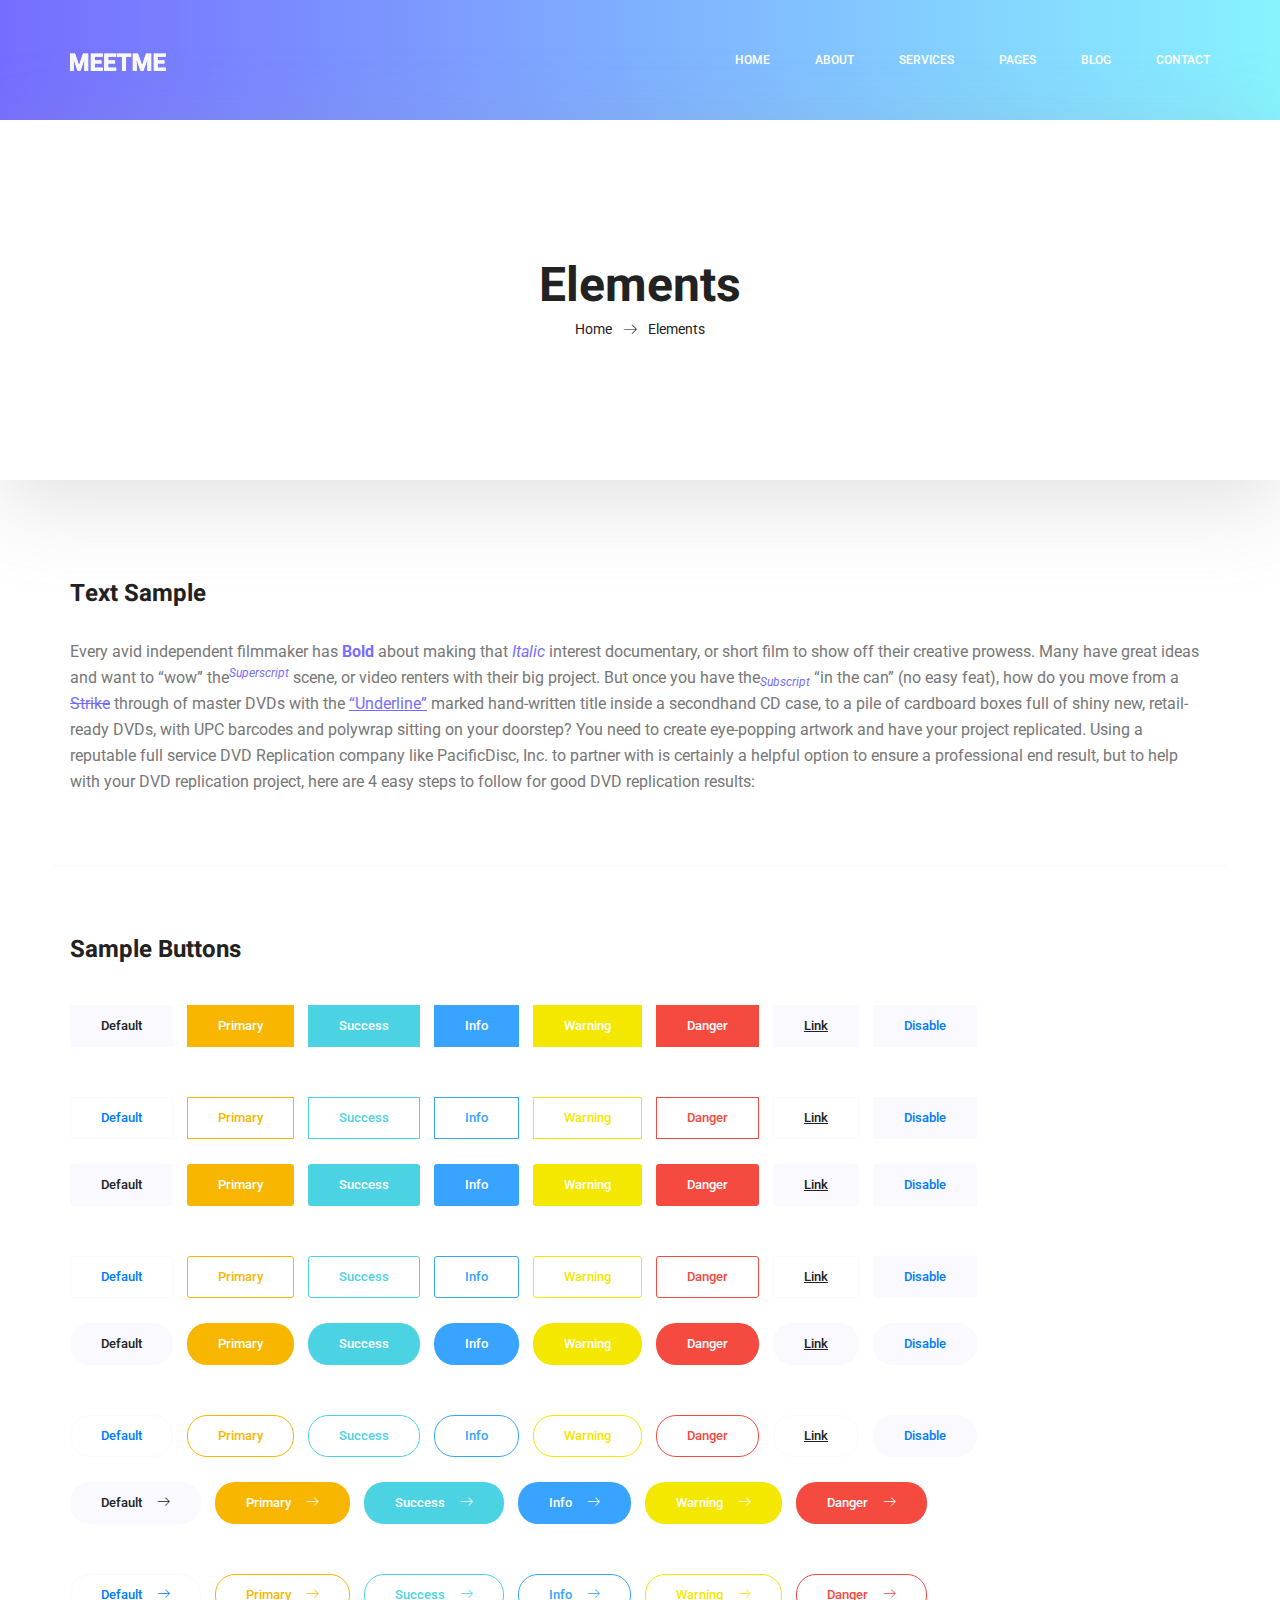
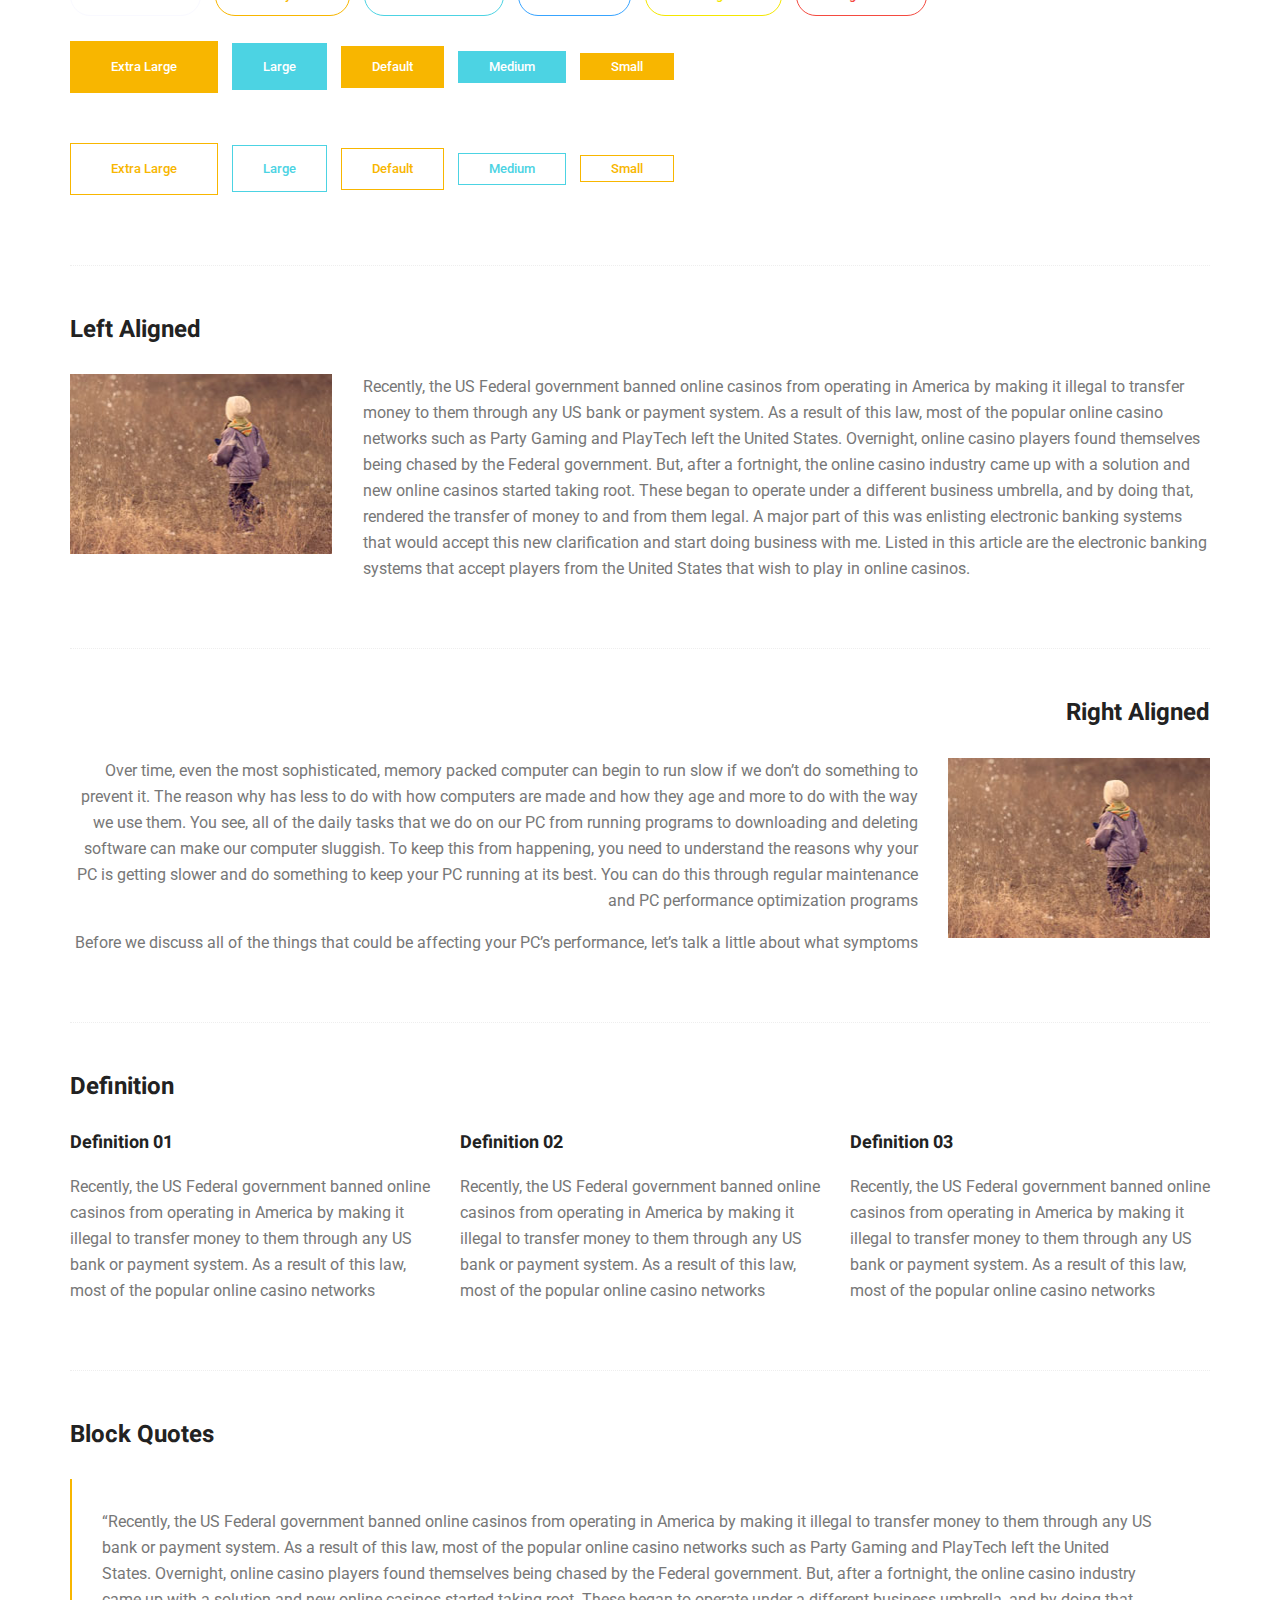
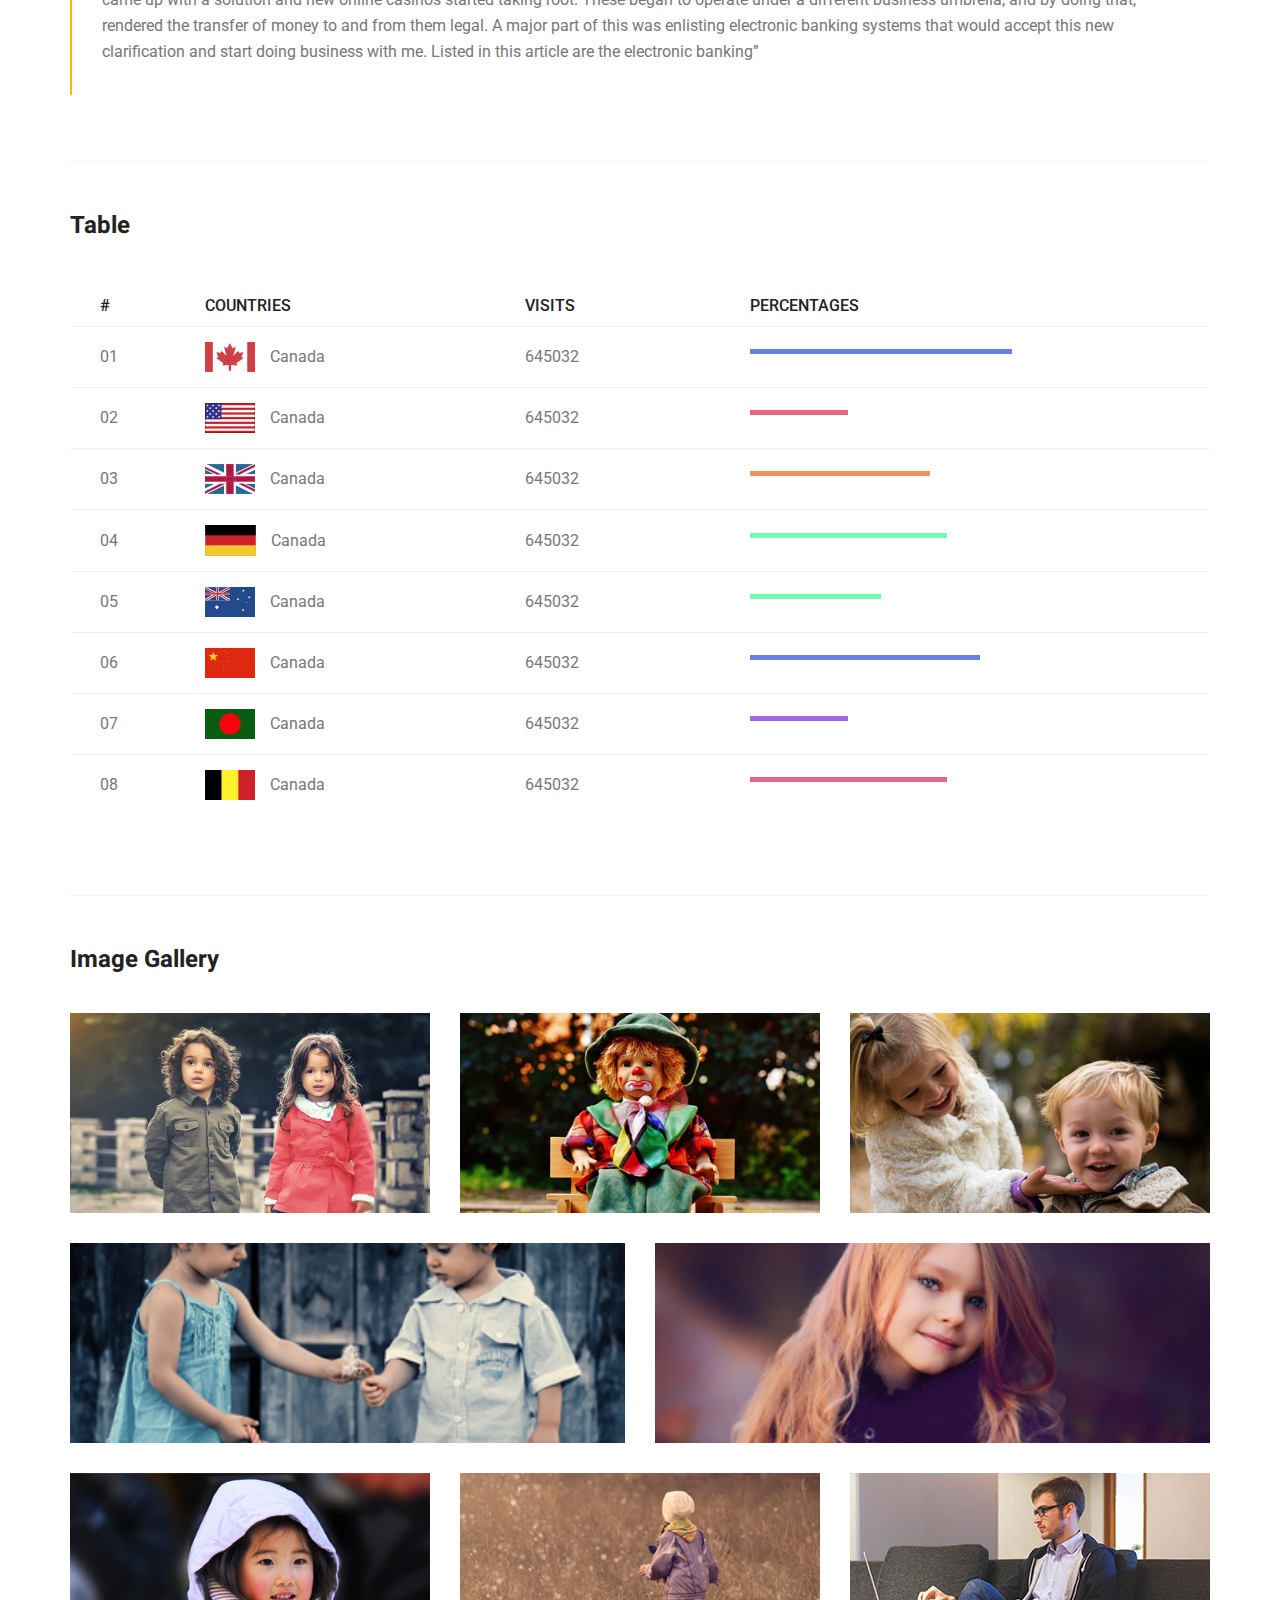
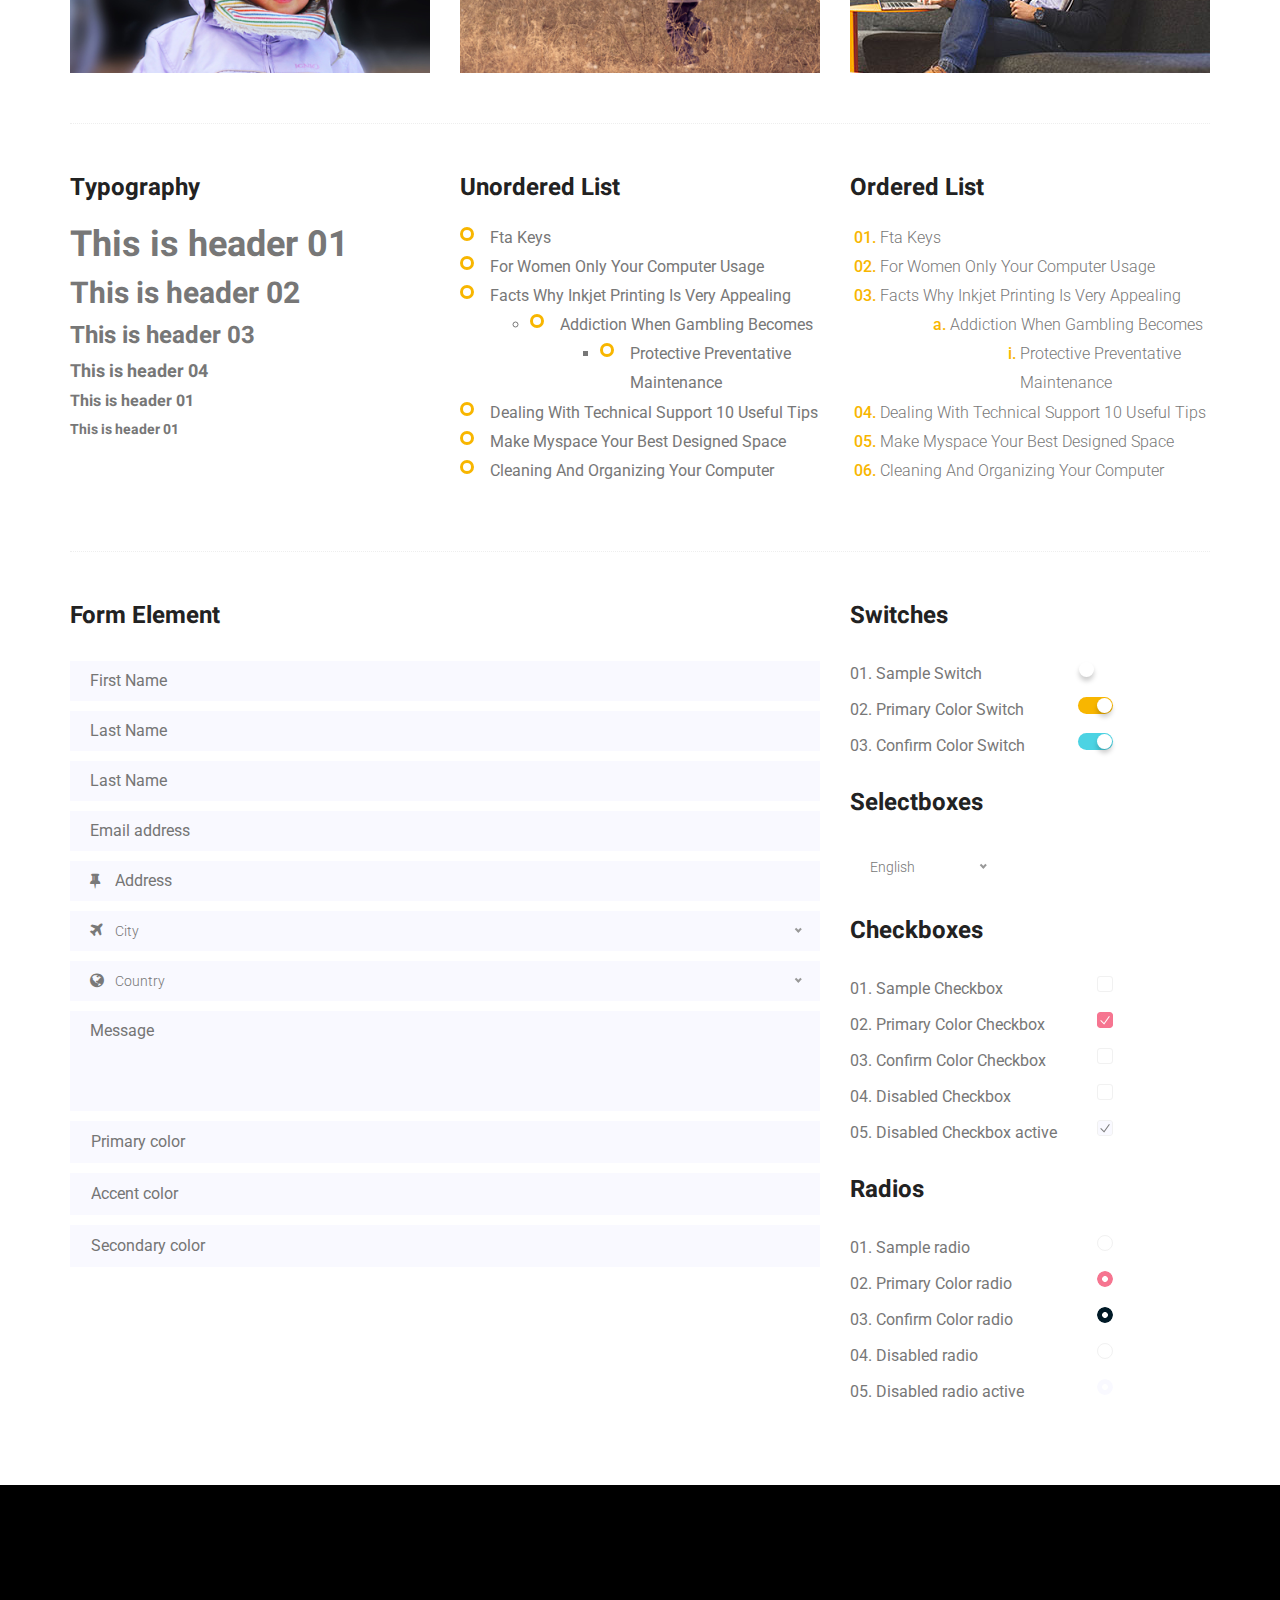
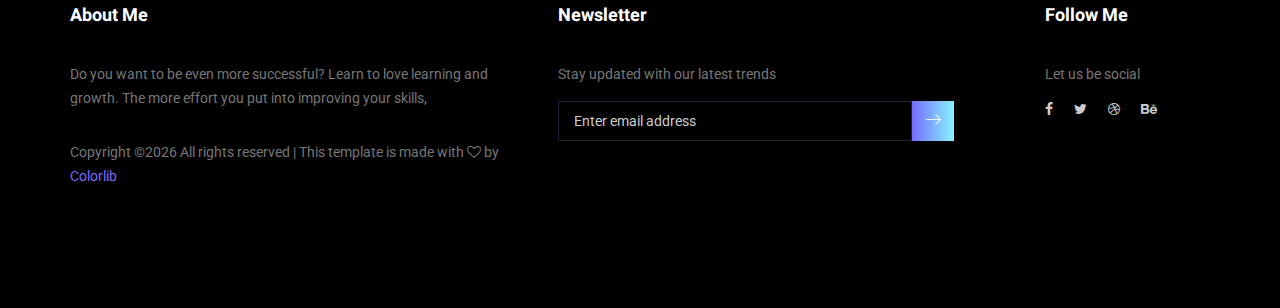
<file: elements.html>
<!doctype html>
<html lang="en">
    <head>
        <!-- Required meta tags -->
        <meta charset="utf-8">
        <meta name="viewport" content="width=device-width, initial-scale=1, shrink-to-fit=no">
        <link rel="icon" href="img/favicon.png" type="image/png">
        <title>MeetMe Personal</title>
        <!-- Bootstrap CSS -->
        <link rel="stylesheet" href="css/bootstrap.css">
        <link rel="stylesheet" href="vendors/linericon/style.css">
        <link rel="stylesheet" href="css/font-awesome.min.css">
        <link rel="stylesheet" href="vendors/owl-carousel/owl.carousel.min.css">
        <link rel="stylesheet" href="vendors/lightbox/simpleLightbox.css">
        <link rel="stylesheet" href="vendors/nice-select/css/nice-select.css">
        <link rel="stylesheet" href="vendors/animate-css/animate.css">
        <link rel="stylesheet" href="vendors/popup/magnific-popup.css">
        <!-- main css -->
        <link rel="stylesheet" href="css/style.css">
        <link rel="stylesheet" href="css/responsive.css">
    </head>
    <body>
        
        <!--================Header Menu Area =================-->
        <header class="header_area">
            <div class="main_menu">
            	<nav class="navbar navbar-expand-lg navbar-light">
					<div class="container box_1620">
						<!-- Brand and toggle get grouped for better mobile display -->
						<a class="navbar-brand logo_h" href="index.html"><img src="img/logo.png" alt=""></a>
						<button class="navbar-toggler" type="button" data-toggle="collapse" data-target="#navbarSupportedContent" aria-controls="navbarSupportedContent" aria-expanded="false" aria-label="Toggle navigation">
							<span class="icon-bar"></span>
							<span class="icon-bar"></span>
							<span class="icon-bar"></span>
						</button>
						<!-- Collect the nav links, forms, and other content for toggling -->
						<div class="collapse navbar-collapse offset" id="navbarSupportedContent">
							<ul class="nav navbar-nav menu_nav ml-auto">
								<li class="nav-item active"><a class="nav-link" href="index.html">Home</a></li> 
								<li class="nav-item"><a class="nav-link" href="about-us.html">About</a></li> 
								<li class="nav-item"><a class="nav-link" href="services.html">Services</a></li> 
								<li class="nav-item submenu dropdown">
									<a href="#" class="nav-link dropdown-toggle" data-toggle="dropdown" role="button" aria-haspopup="true" aria-expanded="false">Pages</a>
									<ul class="dropdown-menu">
										<li class="nav-item"><a class="nav-link" href="portfolio.html">Portfolio</a></li>
										<li class="nav-item"><a class="nav-link" href="elements.html">Elements</a></li>
									</ul>
								</li> 
								<li class="nav-item submenu dropdown">
									<a href="#" class="nav-link dropdown-toggle" data-toggle="dropdown" role="button" aria-haspopup="true" aria-expanded="false">Blog</a>
									<ul class="dropdown-menu">
										<li class="nav-item"><a class="nav-link" href="blog.html">Blog</a></li>
										<li class="nav-item"><a class="nav-link" href="single-blog.html">Blog Details</a></li>
									</ul>
								</li> 
								<li class="nav-item"><a class="nav-link" href="contact.html">Contact</a></li>
							</ul>
						</div> 
					</div>
            	</nav>
            </div>
        </header>
        <!--================Header Menu Area =================-->
        
        <!--================Home Banner Area =================-->
        <section class="banner_area">
            <div class="box_1620">
				<div class="banner_inner d-flex align-items-center">
					<div class="container">
						<div class="banner_content text-center">
							<h2>Elements</h2>
							<div class="page_link">
								<a href="index.html">Home</a>
								<a href="elements.html">Elements</a>
							</div>
						</div>
					</div>
				</div>
            </div>
        </section>
        <!--================End Home Banner Area =================-->
        
        
        <!-- Start Sample Area -->
			<section class="sample-text-area">
				<div class="container">
					<h3 class="text-heading title_color">Text Sample</h3>
					<p class="sample-text">
						Every avid independent filmmaker has <b>Bold</b> about making that <i>Italic</i> interest documentary, or short film to show off their creative prowess. Many have great ideas and want to “wow” the<sup>Superscript</sup> scene, or video renters with their big project.  But once you have the<sub>Subscript</sub> “in the can” (no easy feat), how do you move from a <del>Strike</del> through of master DVDs with the <u>“Underline”</u> marked hand-written title inside a secondhand CD case, to a pile of cardboard boxes full of shiny new, retail-ready DVDs, with UPC barcodes and polywrap sitting on your doorstep?  You need to create eye-popping artwork and have your project replicated. Using a reputable full service DVD Replication company like PacificDisc, Inc. to partner with is certainly a helpful option to ensure a professional end result, but to help with your DVD replication project, here are 4 easy steps to follow for good DVD replication results: 

					</p>
				</div>
			</section>
			<!-- End Sample Area -->
			<!-- Start Button -->
			<section class="button-area">
				<div class="container border-top-generic">
					<h3 class="text-heading title_color">Sample Buttons</h3>
					<div class="button-group-area">
						<a href="#" class="genric-btn default">Default</a>
						<a href="#" class="genric-btn primary">Primary</a>
						<a href="#" class="genric-btn success">Success</a>
						<a href="#" class="genric-btn info">Info</a>
						<a href="#" class="genric-btn warning">Warning</a>
						<a href="#" class="genric-btn danger">Danger</a>
						<a href="#" class="genric-btn link">Link</a>
						<a href="#" class="genric-btn disable">Disable</a>
					</div>
					<div class="button-group-area mt-10">
						<a href="#" class="genric-btn default-border">Default</a>
						<a href="#" class="genric-btn primary-border">Primary</a>
						<a href="#" class="genric-btn success-border">Success</a>
						<a href="#" class="genric-btn info-border">Info</a>
						<a href="#" class="genric-btn warning-border">Warning</a>
						<a href="#" class="genric-btn danger-border">Danger</a>
						<a href="#" class="genric-btn link-border">Link</a>
						<a href="#" class="genric-btn disable">Disable</a>
					</div>
					<div class="button-group-area mt-40">
						<a href="#" class="genric-btn default radius">Default</a>
						<a href="#" class="genric-btn primary radius">Primary</a>
						<a href="#" class="genric-btn success radius">Success</a>
						<a href="#" class="genric-btn info radius">Info</a>
						<a href="#" class="genric-btn warning radius">Warning</a>
						<a href="#" class="genric-btn danger radius">Danger</a>
						<a href="#" class="genric-btn link radius">Link</a>
						<a href="#" class="genric-btn disable radius">Disable</a>
					</div>
					<div class="button-group-area mt-10">
						<a href="#" class="genric-btn default-border radius">Default</a>
						<a href="#" class="genric-btn primary-border radius">Primary</a>
						<a href="#" class="genric-btn success-border radius">Success</a>
						<a href="#" class="genric-btn info-border radius">Info</a>
						<a href="#" class="genric-btn warning-border radius">Warning</a>
						<a href="#" class="genric-btn danger-border radius">Danger</a>
						<a href="#" class="genric-btn link-border radius">Link</a>
						<a href="#" class="genric-btn disable radius">Disable</a>
					</div>
					<div class="button-group-area mt-40">
						<a href="#" class="genric-btn default circle">Default</a>
						<a href="#" class="genric-btn primary circle">Primary</a>
						<a href="#" class="genric-btn success circle">Success</a>
						<a href="#" class="genric-btn info circle">Info</a>
						<a href="#" class="genric-btn warning circle">Warning</a>
						<a href="#" class="genric-btn danger circle">Danger</a>
						<a href="#" class="genric-btn link circle">Link</a>
						<a href="#" class="genric-btn disable circle">Disable</a>
					</div>
					<div class="button-group-area mt-10">
						<a href="#" class="genric-btn default-border circle">Default</a>
						<a href="#" class="genric-btn primary-border circle">Primary</a>
						<a href="#" class="genric-btn success-border circle">Success</a>
						<a href="#" class="genric-btn info-border circle">Info</a>
						<a href="#" class="genric-btn warning-border circle">Warning</a>
						<a href="#" class="genric-btn danger-border circle">Danger</a>
						<a href="#" class="genric-btn link-border circle">Link</a>
						<a href="#" class="genric-btn disable circle">Disable</a>
					</div>
					<div class="button-group-area mt-40">
						<a href="#" class="genric-btn default circle arrow">Default<span class="lnr lnr-arrow-right"></span></a>
						<a href="#" class="genric-btn primary circle arrow">Primary<span class="lnr lnr-arrow-right"></span></a>
						<a href="#" class="genric-btn success circle arrow">Success<span class="lnr lnr-arrow-right"></span></a>
						<a href="#" class="genric-btn info circle arrow">Info<span class="lnr lnr-arrow-right"></span></a>
						<a href="#" class="genric-btn warning circle arrow">Warning<span class="lnr lnr-arrow-right"></span></a>
						<a href="#" class="genric-btn danger circle arrow">Danger<span class="lnr lnr-arrow-right"></span></a>
					</div>
					<div class="button-group-area mt-10">
						<a href="#" class="genric-btn default-border circle arrow">Default<span class="lnr lnr-arrow-right"></span></a>
						<a href="#" class="genric-btn primary-border circle arrow">Primary<span class="lnr lnr-arrow-right"></span></a>
						<a href="#" class="genric-btn success-border circle arrow">Success<span class="lnr lnr-arrow-right"></span></a>
						<a href="#" class="genric-btn info-border circle arrow">Info<span class="lnr lnr-arrow-right"></span></a>
						<a href="#" class="genric-btn warning-border circle arrow">Warning<span class="lnr lnr-arrow-right"></span></a>
						<a href="#" class="genric-btn danger-border circle arrow">Danger<span class="lnr lnr-arrow-right"></span></a>
					</div>
					<div class="button-group-area mt-40">
						<a href="#" class="genric-btn primary e-large">Extra Large</a>
						<a href="#" class="genric-btn success large">Large</a>
						<a href="#" class="genric-btn primary">Default</a>
						<a href="#" class="genric-btn success medium">Medium</a>
						<a href="#" class="genric-btn primary small">Small</a>
					</div>
					<div class="button-group-area mt-10">
						<a href="#" class="genric-btn primary-border e-large">Extra Large</a>
						<a href="#" class="genric-btn success-border large">Large</a>
						<a href="#" class="genric-btn primary-border">Default</a>
						<a href="#" class="genric-btn success-border medium">Medium</a>
						<a href="#" class="genric-btn primary-border small">Small</a>
					</div>
				</div>
			</section>
			<!-- End Button -->
			<!-- Start Align Area -->
			<div class="whole-wrap">
				<div class="container">
					<div class="section-top-border">
						<h3 class="mb-30 title_color">Left Aligned</h3>
						<div class="row">
							<div class="col-md-3">
								<img src="img/elements/d.jpg" alt="" class="img-fluid">
							</div>
							<div class="col-md-9 mt-sm-20 left-align-p">
								<p>Recently, the US Federal government banned online casinos from operating in America by making it illegal to transfer money to them through any US bank or payment system. As a result of this law, most of the popular online casino networks such as Party Gaming and PlayTech left the United States. Overnight, online casino players found themselves being chased by the Federal government. But, after a fortnight, the online casino industry came up with a solution and new online casinos started taking root. These began to operate under a different business umbrella, and by doing that, rendered the transfer of money to and from them legal. A major part of this was enlisting electronic banking systems that would accept this new clarification and start doing business with me. Listed in this article are the electronic banking systems that accept players from the United States that wish to play in online casinos.</p>
							</div>
						</div>
					</div>
					<div class="section-top-border text-right">
						<h3 class="mb-30 title_color">Right Aligned</h3>
						<div class="row">
							<div class="col-md-9">
								<p class="text-right">Over time, even the most sophisticated, memory packed computer can begin to run slow if we don’t do something to prevent it. The reason why has less to do with how computers are made and how they age and more to do with the way we use them. You see, all of the daily tasks that we do on our PC from running programs to downloading and deleting software can make our computer sluggish. To keep this from happening, you need to understand the reasons why your PC is getting slower and do something to keep your PC running at its best. You can do this through regular maintenance and PC performance optimization programs</p>
								<p class="text-right">Before we discuss all of the things that could be affecting your PC’s performance, let’s talk a little about what symptoms</p>
							</div>
							<div class="col-md-3">
								<img src="img/elements/d.jpg" alt="" class="img-fluid">
							</div>
						</div>
					</div>
					<div class="section-top-border">
						<h3 class="mb-30 title_color">Definition</h3>
						<div class="row">
							<div class="col-md-4">
								<div class="single-defination">
									<h4 class="mb-20">Definition 01</h4>
									<p>Recently, the US Federal government banned online casinos from operating in America by making it illegal to transfer money to them through any US bank or payment system. As a result of this law, most of the popular online casino networks</p>
								</div>
							</div>
							<div class="col-md-4">
								<div class="single-defination">
									<h4 class="mb-20">Definition 02</h4>
									<p>Recently, the US Federal government banned online casinos from operating in America by making it illegal to transfer money to them through any US bank or payment system. As a result of this law, most of the popular online casino networks</p>
								</div>
							</div>
							<div class="col-md-4">
								<div class="single-defination">
									<h4 class="mb-20">Definition 03</h4>
									<p>Recently, the US Federal government banned online casinos from operating in America by making it illegal to transfer money to them through any US bank or payment system. As a result of this law, most of the popular online casino networks</p>
								</div>
							</div>
						</div>
					</div>
					<div class="section-top-border">
						<h3 class="mb-30 title_color">Block Quotes</h3>
						<div class="row">
							<div class="col-lg-12">
								<blockquote class="generic-blockquote">
									“Recently, the US Federal government banned online casinos from operating in America by making it illegal to transfer money to them through any US bank or payment system. As a result of this law, most of the popular online casino networks such as Party Gaming and PlayTech left the United States. Overnight, online casino players found themselves being chased by the Federal government. But, after a fortnight, the online casino industry came up with a solution and new online casinos started taking root. These began to operate under a different business umbrella, and by doing that, rendered the transfer of money to and from them legal. A major part of this was enlisting electronic banking systems that would accept this new clarification and start doing business with me. Listed in this article are the electronic banking” 
								</blockquote>
							</div>
						</div>
					</div>
					<div class="section-top-border">
						<h3 class="mb-30 title_color">Table</h3>
						<div class="progress-table-wrap">
							<div class="progress-table">
								<div class="table-head">
									<div class="serial">#</div>
									<div class="country">Countries</div>
									<div class="visit">Visits</div>
									<div class="percentage">Percentages</div>
								</div>
								<div class="table-row">
									<div class="serial">01</div>
									<div class="country"> <img src="img/elements/f1.jpg" alt="flag">Canada</div>
									<div class="visit">645032</div>
									<div class="percentage">
										<div class="progress">
											<div class="progress-bar color-1" role="progressbar" style="width: 80%" aria-valuenow="80" aria-valuemin="0" aria-valuemax="100"></div>
										</div>
									</div>
								</div>
								<div class="table-row">
									<div class="serial">02</div>
									<div class="country"> <img src="img/elements/f2.jpg" alt="flag">Canada</div>
									<div class="visit">645032</div>
									<div class="percentage">
										<div class="progress">
											<div class="progress-bar color-2" role="progressbar" style="width: 30%" aria-valuenow="30" aria-valuemin="0" aria-valuemax="100"></div>
										</div>
									</div>
								</div>
								<div class="table-row">
									<div class="serial">03</div>
									<div class="country"> <img src="img/elements/f3.jpg" alt="flag">Canada</div>
									<div class="visit">645032</div>
									<div class="percentage">
										<div class="progress">
											<div class="progress-bar color-3" role="progressbar" style="width: 55%" aria-valuenow="55" aria-valuemin="0" aria-valuemax="100"></div>
										</div>
									</div>
								</div>
								<div class="table-row">
									<div class="serial">04</div>
									<div class="country"> <img src="img/elements/f4.jpg" alt="flag">Canada</div>
									<div class="visit">645032</div>
									<div class="percentage">
										<div class="progress">
											<div class="progress-bar color-4" role="progressbar" style="width: 60%" aria-valuenow="60" aria-valuemin="0" aria-valuemax="100"></div>
										</div>
									</div>
								</div>
								<div class="table-row">
									<div class="serial">05</div>
									<div class="country"> <img src="img/elements/f5.jpg" alt="flag">Canada</div>
									<div class="visit">645032</div>
									<div class="percentage">
										<div class="progress">
											<div class="progress-bar color-5" role="progressbar" style="width: 40%" aria-valuenow="40" aria-valuemin="0" aria-valuemax="100"></div>
										</div>
									</div>
								</div>
								<div class="table-row">
									<div class="serial">06</div>
									<div class="country"> <img src="img/elements/f6.jpg" alt="flag">Canada</div>
									<div class="visit">645032</div>
									<div class="percentage">
										<div class="progress">
											<div class="progress-bar color-6" role="progressbar" style="width: 70%" aria-valuenow="70" aria-valuemin="0" aria-valuemax="100"></div>
										</div>
									</div>
								</div>
								<div class="table-row">
									<div class="serial">07</div>
									<div class="country"> <img src="img/elements/f7.jpg" alt="flag">Canada</div>
									<div class="visit">645032</div>
									<div class="percentage">
										<div class="progress">
											<div class="progress-bar color-7" role="progressbar" style="width: 30%" aria-valuenow="30" aria-valuemin="0" aria-valuemax="100"></div>
										</div>
									</div>
								</div>
								<div class="table-row">
									<div class="serial">08</div>
									<div class="country"> <img src="img/elements/f8.jpg" alt="flag">Canada</div>
									<div class="visit">645032</div>
									<div class="percentage">
										<div class="progress">
											<div class="progress-bar color-8" role="progressbar" style="width: 60%" aria-valuenow="60" aria-valuemin="0" aria-valuemax="100"></div>
										</div>
									</div>
								</div>
							</div>
						</div>
					</div>
					<div class="section-top-border">
						<h3 class="title_color">Image Gallery</h3>
						<div class="row gallery-item">
							<div class="col-md-4">
								<a href="img/elements/g1.jpg" class="img-gal"><div class="single-gallery-image" style="background: url(img/elements/g1.jpg);"></div></a>
							</div>
							<div class="col-md-4">
								<a href="img/elements/g2.jpg" class="img-gal"><div class="single-gallery-image" style="background: url(img/elements/g2.jpg);"></div></a>
							</div>
							<div class="col-md-4">
								<a href="img/elements/g3.jpg" class="img-gal"><div class="single-gallery-image" style="background: url(img/elements/g3.jpg);"></div></a>
							</div>
							<div class="col-md-6">
								<a href="img/elements/g4.jpg" class="img-gal"><div class="single-gallery-image" style="background: url(img/elements/g4.jpg);"></div></a>
							</div>
							<div class="col-md-6">
								<a href="img/elements/g5.jpg" class="img-gal"><div class="single-gallery-image" style="background: url(img/elements/g5.jpg);"></div></a>
							</div>
							<div class="col-md-4">
								<a href="img/elements/g6.jpg" class="img-gal"><div class="single-gallery-image" style="background: url(img/elements/g6.jpg);"></div></a>
							</div>
							<div class="col-md-4">
								<a href="img/elements/g7.jpg" class="img-gal"><div class="single-gallery-image" style="background: url(img/elements/g7.jpg);"></div></a>
							</div>
							<div class="col-md-4">
								<a href="img/elements/g8.jpg" class="img-gal"><div class="single-gallery-image" style="background: url(img/elements/g8.jpg);"></div></a>
							</div>
						</div>
					</div>
					<div class="section-top-border">
						<div class="row">
							<div class="col-lg-4 col-sm-6 typo-sec">
								<h3 class="mb-20 title_color">Typography</h3>
								<div class="typography">
									<h1 class="typo-list">This is header 01</h1>
									<h2 class="typo-list">This is header 02</h2>
									<h3 class="typo-list">This is header 03</h3>
									<h4 class="typo-list">This is header 04</h4>
									<h5 class="typo-list">This is header 01</h5>
									<h6 class="typo-list">This is header 01</h6>
								</div>
							</div>
							<div class="col-lg-4 col-sm-6 mt-sm-30 typo-sec">
								<h3 class="mb-20 title_color">Unordered List</h3>
								<div class="">
									<ul class="unordered-list">
										<li>Fta Keys</li>
										<li>For Women Only Your Computer Usage</li>
										<li>Facts Why Inkjet Printing Is Very Appealing
											<ul>
												<li>Addiction When Gambling Becomes
													<ul>
														<li>Protective Preventative Maintenance</li>
													</ul>
												</li>
											</ul>
										</li>
										<li>Dealing With Technical Support 10 Useful Tips</li>
										<li>Make Myspace Your Best Designed Space</li>
										<li>Cleaning And Organizing Your Computer</li>
									</ul>
								</div>
							</div>
							<div class="col-lg-4 col-sm-6 mt-sm-30 typo-sec">
								<h3 class="mb-20 title_color">Ordered List</h3>
								<div class="">
									<ol class="ordered-list">
										<li><span>Fta Keys</span></li>
										<li><span>For Women Only Your Computer Usage</span></li>
										<li><span>Facts Why Inkjet Printing Is Very Appealing</span>
											<ol class="ordered-list-alpha">
												<li><span>Addiction When Gambling Becomes</span>
													<ol class="ordered-list-roman">
														<li><span>Protective Preventative Maintenance</span></li>
													</ol>
												</li>
											</ol>
										</li>
										<li><span>Dealing With Technical Support 10 Useful Tips</span></li>
										<li><span>Make Myspace Your Best Designed Space</span></li>
										<li><span>Cleaning And Organizing Your Computer</span></li>
									</ol>
								</div>
							</div>
						</div>
					</div>
					<div class="section-top-border">
						<div class="row">
							<div class="col-lg-8 col-md-8">
								<h3 class="mb-30 title_color">Form Element</h3>
								<form action="#">
									<div class="mt-10">
										<input type="text" name="first_name" placeholder="First Name" onfocus="this.placeholder = ''" onblur="this.placeholder = 'First Name'" required class="single-input">
									</div>
									<div class="mt-10">
										<input type="text" name="last_name" placeholder="Last Name" onfocus="this.placeholder = ''" onblur="this.placeholder = 'Last Name'" required class="single-input">
									</div>
									<div class="mt-10">
										<input type="text" name="last_name" placeholder="Last Name" onfocus="this.placeholder = ''" onblur="this.placeholder = 'Last Name'" required class="single-input">
									</div>
									<div class="mt-10">
										<input type="email" name="EMAIL" placeholder="Email address" onfocus="this.placeholder = ''" onblur="this.placeholder = 'Email address'" required class="single-input">
									</div>
									<div class="input-group-icon mt-10">
										<div class="icon"><i class="fa fa-thumb-tack" aria-hidden="true"></i></div>
										<input type="text" name="address" placeholder="Address" onfocus="this.placeholder = ''" onblur="this.placeholder = 'Address'" required class="single-input">
									</div>
									<div class="input-group-icon mt-10">
										<div class="icon"><i class="fa fa-plane" aria-hidden="true"></i></div>
										<div class="form-select" id="default-select">
											<select>
												<option value="1">City</option>
												<option value="1">Dhaka</option>
												<option value="1">Dilli</option>
												<option value="1">Newyork</option>
												<option value="1">Islamabad</option>
											</select>
										</div>
									</div>
									<div class="input-group-icon mt-10">
										<div class="icon"><i class="fa fa-globe" aria-hidden="true"></i></div>
										<div class="form-select" id="default-select2">
											<select>
												<option value="1">Country</option>
												<option value="1">Bangladesh</option>
												<option value="1">India</option>
												<option value="1">England</option>
												<option value="1">Srilanka</option>
											</select>
										</div>
									</div>
									
									<div class="mt-10">
										<textarea class="single-textarea" placeholder="Message" onfocus="this.placeholder = ''" onblur="this.placeholder = 'Message'" required></textarea>
									</div>
									<div class="mt-10">
										<input type="text" name="first_name" placeholder="Primary color" onfocus="this.placeholder = ''" onblur="this.placeholder = 'Primary color'" required class="single-input-primary">
									</div>
									<div class="mt-10">
										<input type="text" name="first_name" placeholder="Accent color" onfocus="this.placeholder = ''" onblur="this.placeholder = 'Accent color'" required class="single-input-accent">
									</div>
									<div class="mt-10">
										<input type="text" name="first_name" placeholder="Secondary color" onfocus="this.placeholder = ''" onblur="this.placeholder = 'Secondary color'" required class="single-input-secondary">
									</div>
								</form>
							</div>
							<div class="col-lg-3 col-md-4 mt-sm-30 element-wrap">
								<div class="single-element-widget">
									<h3 class="mb-30 title_color">Switches</h3>
									<div class="switch-wrap d-flex justify-content-between">
										<p>01. Sample Switch</p>
										<div class="primary-switch">
											<input type="checkbox" id="default-switch">
											<label for="default-switch"></label>
										</div>
									</div>
									<div class="switch-wrap d-flex justify-content-between">
										<p>02. Primary Color Switch</p>
										<div class="primary-switch">
											<input type="checkbox" id="primary-switch" checked>
											<label for="primary-switch"></label>
										</div>
									</div>
									<div class="switch-wrap d-flex justify-content-between">
										<p>03. Confirm Color Switch</p>
										<div class="confirm-switch">
											<input type="checkbox" id="confirm-switch" checked>
											<label for="confirm-switch"></label>
										</div>
									</div>
								</div>
								<div class="single-element-widget">
									<h3 class="mb-30 title_color">Selectboxes</h3>
									<div class="default-select" id="default-select">
										<select>
											<option value="1">English</option>
											<option value="1">Spanish</option>
											<option value="1">Arabic</option>
											<option value="1">Portuguise</option>
											<option value="1">Bengali</option>
										</select>
									</div>
								</div>
								<div class="single-element-widget">
									<h3 class="mb-30 title_color">Checkboxes</h3>
									<div class="switch-wrap d-flex justify-content-between">
										<p>01. Sample Checkbox</p>
										<div class="primary-checkbox">
											<input type="checkbox" id="default-checkbox">
											<label for="default-checkbox"></label>
										</div>
									</div>
									<div class="switch-wrap d-flex justify-content-between">
										<p>02. Primary Color Checkbox</p>
										<div class="primary-checkbox">
											<input type="checkbox" id="primary-checkbox" checked>
											<label for="primary-checkbox"></label>
										</div>
									</div>
									<div class="switch-wrap d-flex justify-content-between">
										<p>03. Confirm Color Checkbox</p>
										<div class="confirm-checkbox">
											<input type="checkbox" id="confirm-checkbox">
											<label for="confirm-checkbox"></label>
										</div>
									</div>
									<div class="switch-wrap d-flex justify-content-between">
										<p>04. Disabled Checkbox</p>
										<div class="disabled-checkbox">
											<input type="checkbox" id="disabled-checkbox" disabled>
											<label for="disabled-checkbox"></label>
										</div>
									</div>
									<div class="switch-wrap d-flex justify-content-between">
										<p>05. Disabled Checkbox active</p>
										<div class="disabled-checkbox">
											<input type="checkbox" id="disabled-checkbox-active" checked disabled>
											<label for="disabled-checkbox-active"></label>
										</div>
									</div>
								</div>
								<div class="single-element-widget">
									<h3 class="mb-30 title_color">Radios</h3>
									<div class="switch-wrap d-flex justify-content-between">
										<p>01. Sample radio</p>
										<div class="primary-radio">
											<input type="checkbox" id="default-radio">
											<label for="default-radio"></label>
										</div>
									</div>
									<div class="switch-wrap d-flex justify-content-between">
										<p>02. Primary Color radio</p>
										<div class="primary-radio">
											<input type="checkbox" id="primary-radio" checked>
											<label for="primary-radio"></label>
										</div>
									</div>
									<div class="switch-wrap d-flex justify-content-between">
										<p>03. Confirm Color radio</p>
										<div class="confirm-radio">
											<input type="checkbox" id="confirm-radio" checked>
											<label for="confirm-radio"></label>
										</div>
									</div>
									<div class="switch-wrap d-flex justify-content-between">
										<p>04. Disabled radio</p>
										<div class="disabled-radio">
											<input type="checkbox" id="disabled-radio" disabled>
											<label for="disabled-radio"></label>
										</div>
									</div>
									<div class="switch-wrap d-flex justify-content-between">
										<p>05. Disabled radio active</p>
										<div class="disabled-radio">
											<input type="checkbox" id="disabled-radio-active" checked disabled>
											<label for="disabled-radio-active"></label>
										</div>
									</div>
								</div>
							</div>
						</div>
					</div>
				</div>
			</div>
			<!-- End Align Area -->
        
        
        <!--================Footer Area =================-->
        <footer class="footer_area p_120">
        	<div class="container">
        		<div class="row footer_inner">
        			<div class="col-lg-5 col-sm-6">
        				<aside class="f_widget ab_widget">
        					<div class="f_title">
        						<h3>About Me</h3>
        					</div>
        					<p>Do you want to be even more successful? Learn to love learning and growth. The more effort you put into improving your skills,</p>
        					<p><!-- Link back to Colorlib can't be removed. Template is licensed under CC BY 3.0. -->
Copyright &copy;<script>document.write(new Date().getFullYear());</script> All rights reserved | This template is made with <i class="fa fa-heart-o" aria-hidden="true"></i> by <a href="https://colorlib.com" target="_blank">Colorlib</a>
<!-- Link back to Colorlib can't be removed. Template is licensed under CC BY 3.0. --></p>
        				</aside>
        			</div>
        			<div class="col-lg-5 col-sm-6">
        				<aside class="f_widget news_widget">
        					<div class="f_title">
        						<h3>Newsletter</h3>
        					</div>
        					<p>Stay updated with our latest trends</p>
        					<div id="mc_embed_signup">
                                <form target="_blank" action="https://spondonit.us12.list-manage.com/subscribe/post?u=1462626880ade1ac87bd9c93a&amp;id=92a4423d01" method="get" class="subscribe_form relative">
                                	<div class="input-group d-flex flex-row">
                                        <input name="EMAIL" placeholder="Enter email address" onfocus="this.placeholder = ''" onblur="this.placeholder = 'Email Address '" required="" type="email">
                                        <button class="btn sub-btn"><span class="lnr lnr-arrow-right"></span></button>		
                                    </div>				
                                    <div class="mt-10 info"></div>
                                </form>
                            </div>
        				</aside>
        			</div>
        			<div class="col-lg-2">
        				<aside class="f_widget social_widget">
        					<div class="f_title">
        						<h3>Follow Me</h3>
        					</div>
        					<p>Let us be social</p>
        					<ul class="list">
        						<li><a href="#"><i class="fa fa-facebook"></i></a></li>
        						<li><a href="#"><i class="fa fa-twitter"></i></a></li>
        						<li><a href="#"><i class="fa fa-dribbble"></i></a></li>
        						<li><a href="#"><i class="fa fa-behance"></i></a></li>
        					</ul>
        				</aside>
        			</div>
        		</div>
        	</div>
        </footer>
        <!--================End Footer Area =================-->
        
        
        
        
        <!-- Optional JavaScript -->
        <!-- jQuery first, then Popper.js, then Bootstrap JS -->
        <script src="js/jquery-3.3.1.min.js"></script>
        <script src="js/popper.js"></script>
        <script src="js/bootstrap.min.js"></script>
        <script src="js/stellar.js"></script>
        <script src="vendors/lightbox/simpleLightbox.min.js"></script>
        <script src="vendors/nice-select/js/jquery.nice-select.min.js"></script>
        <script src="vendors/isotope/imagesloaded.pkgd.min.js"></script>
        <script src="vendors/isotope/isotope.pkgd.min.js"></script>
        <script src="vendors/owl-carousel/owl.carousel.min.js"></script>
        <script src="vendors/popup/jquery.magnific-popup.min.js"></script>
        <script src="js/jquery.ajaxchimp.min.js"></script>
        <script src="vendors/counter-up/jquery.waypoints.min.js"></script>
        <script src="vendors/counter-up/jquery.counterup.min.js"></script>
        <script src="js/mail-script.js"></script>
        <script src="js/theme.js"></script>
    </body>
</html>
</file>
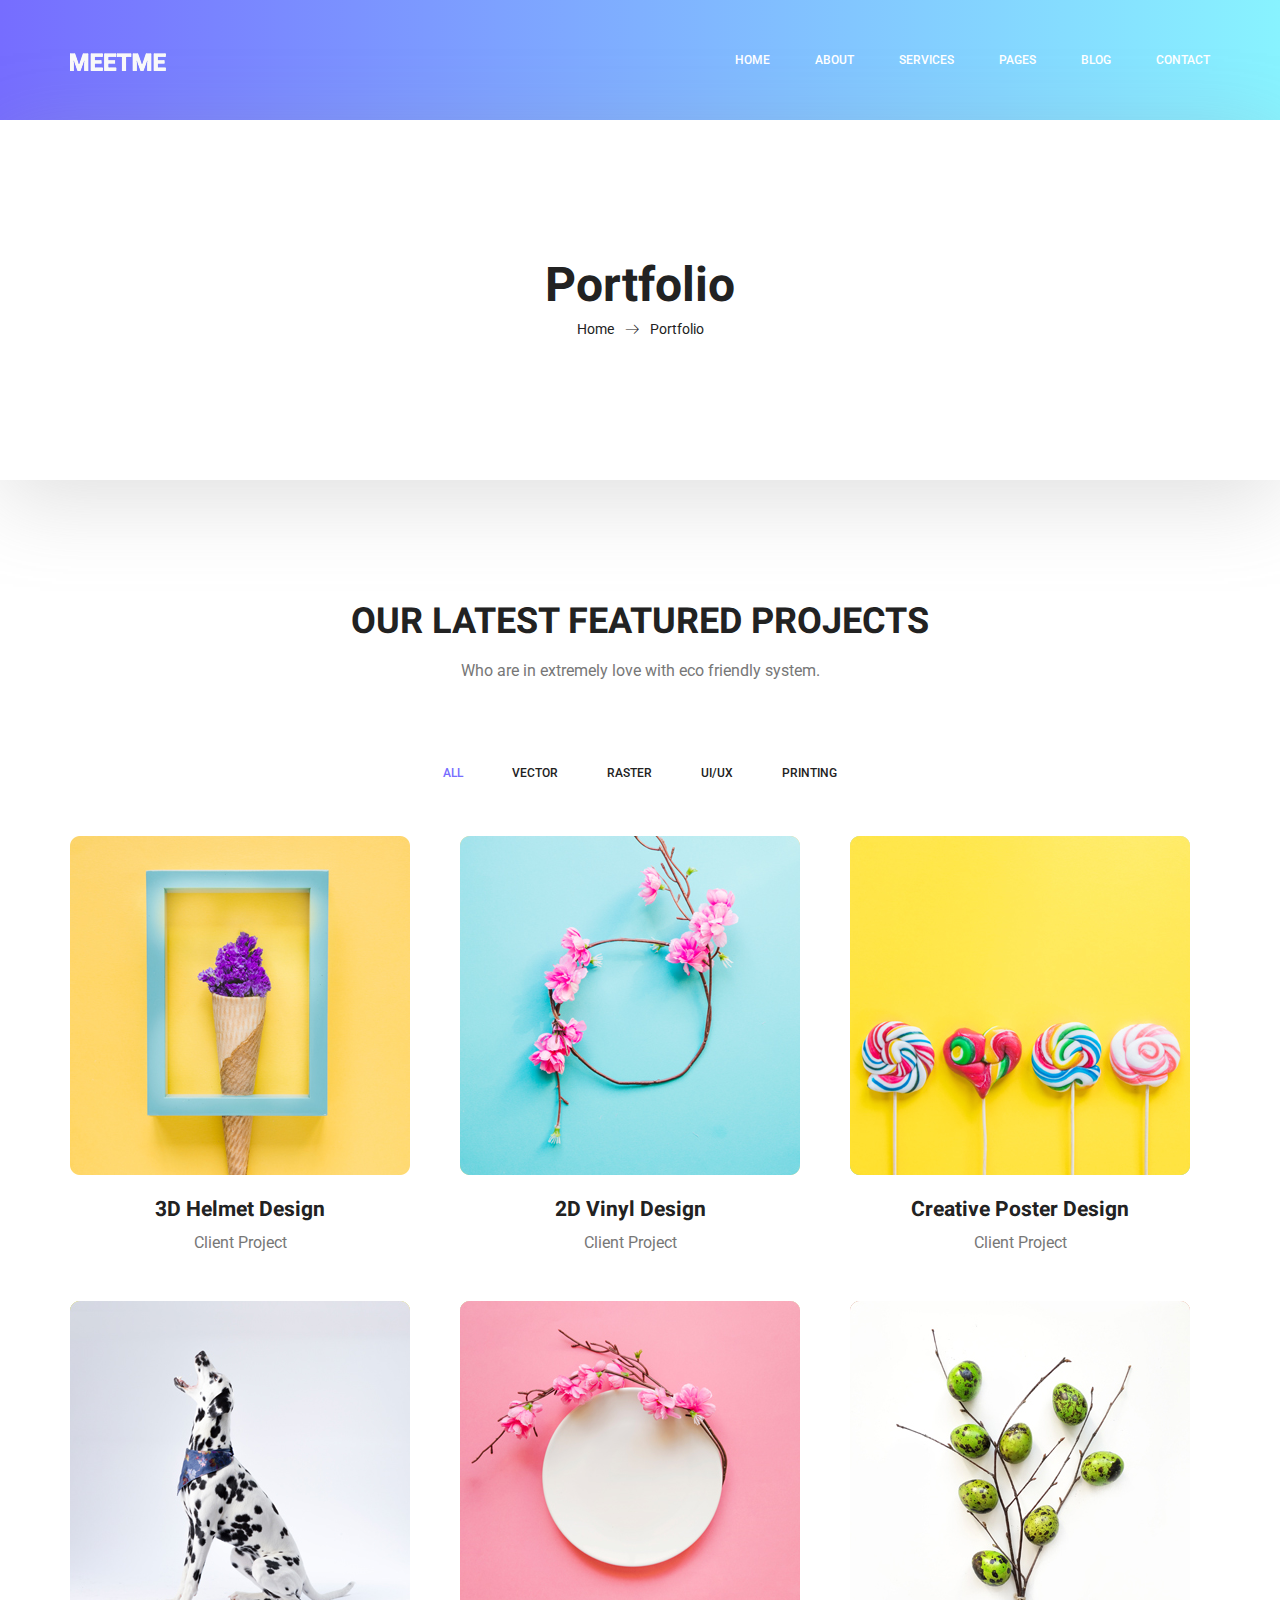
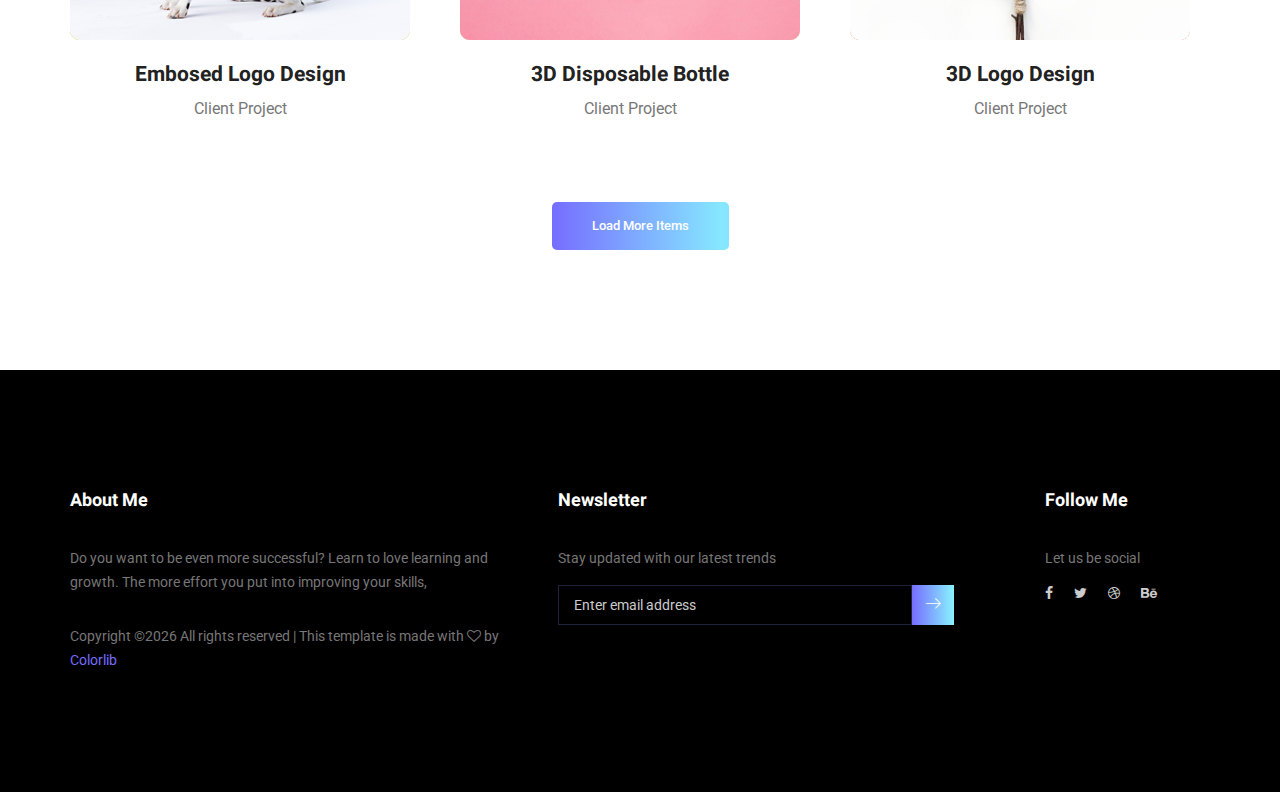
<file: portfolio.html>
<!doctype html>
<html lang="en">
    <head>
        <!-- Required meta tags -->
        <meta charset="utf-8">
        <meta name="viewport" content="width=device-width, initial-scale=1, shrink-to-fit=no">
        <link rel="icon" href="img/favicon.png" type="image/png">
        <title>MeetMe Personal</title>
        <!-- Bootstrap CSS -->
        <link rel="stylesheet" href="css/bootstrap.css">
        <link rel="stylesheet" href="vendors/linericon/style.css">
        <link rel="stylesheet" href="css/font-awesome.min.css">
        <link rel="stylesheet" href="vendors/owl-carousel/owl.carousel.min.css">
        <link rel="stylesheet" href="vendors/lightbox/simpleLightbox.css">
        <link rel="stylesheet" href="vendors/nice-select/css/nice-select.css">
        <link rel="stylesheet" href="vendors/animate-css/animate.css">
        <link rel="stylesheet" href="vendors/popup/magnific-popup.css">
        <link rel="stylesheet" href="vendors/flaticon/flaticon.css">
        <!-- main css -->
        <link rel="stylesheet" href="css/style.css">
        <link rel="stylesheet" href="css/responsive.css">
    </head>
    <body>
        
        <!--================Header Menu Area =================-->
        <header class="header_area">
            <div class="main_menu">
            	<nav class="navbar navbar-expand-lg navbar-light">
					<div class="container box_1620">
						<!-- Brand and toggle get grouped for better mobile display -->
						<a class="navbar-brand logo_h" href="index.html"><img src="img/logo.png" alt=""></a>
						<button class="navbar-toggler" type="button" data-toggle="collapse" data-target="#navbarSupportedContent" aria-controls="navbarSupportedContent" aria-expanded="false" aria-label="Toggle navigation">
							<span class="icon-bar"></span>
							<span class="icon-bar"></span>
							<span class="icon-bar"></span>
						</button>
						<!-- Collect the nav links, forms, and other content for toggling -->
						<div class="collapse navbar-collapse offset" id="navbarSupportedContent">
							<ul class="nav navbar-nav menu_nav ml-auto">
								<li class="nav-item active"><a class="nav-link" href="index.html">Home</a></li> 
								<li class="nav-item"><a class="nav-link" href="about-us.html">About</a></li> 
								<li class="nav-item"><a class="nav-link" href="services.html">Services</a></li> 
								<li class="nav-item submenu dropdown">
									<a href="#" class="nav-link dropdown-toggle" data-toggle="dropdown" role="button" aria-haspopup="true" aria-expanded="false">Pages</a>
									<ul class="dropdown-menu">
										<li class="nav-item"><a class="nav-link" href="portfolio.html">Portfolio</a></li>
										<li class="nav-item"><a class="nav-link" href="elements.html">Elements</a></li>
									</ul>
								</li> 
								<li class="nav-item submenu dropdown">
									<a href="#" class="nav-link dropdown-toggle" data-toggle="dropdown" role="button" aria-haspopup="true" aria-expanded="false">Blog</a>
									<ul class="dropdown-menu">
										<li class="nav-item"><a class="nav-link" href="blog.html">Blog</a></li>
										<li class="nav-item"><a class="nav-link" href="single-blog.html">Blog Details</a></li>
									</ul>
								</li> 
								<li class="nav-item"><a class="nav-link" href="contact.html">Contact</a></li>
							</ul>
						</div> 
					</div>
            	</nav>
            </div>
        </header>
        <!--================Header Menu Area =================-->
        
        <!--================Home Banner Area =================-->
        <section class="banner_area">
            <div class="box_1620">
				<div class="banner_inner d-flex align-items-center">
					<div class="container">
						<div class="banner_content text-center">
							<h2>Portfolio</h2>
							<div class="page_link">
								<a href="index.html">Home</a>
								<a href="portfolio.html">Portfolio</a>
							</div>
						</div>
					</div>
				</div>
            </div>
        </section>
        <!--================End Home Banner Area =================-->
        
        <!--================Home Gallery Area =================-->
        <section class="home_gallery_area p_120">
        	<div class="container">
        		<div class="main_title">
        			<h2>Our Latest Featured Projects</h2>
        			<p>Who are in extremely love with eco friendly system.</p>
        		</div>
        		<div class="isotope_fillter">
        			<ul class="gallery_filter list">
						<li class="active" data-filter="*"><a href="#">All</a></li>
						<li data-filter=".brand"><a href="#">Vector</a></li>
						<li data-filter=".manipul"><a href="#">Raster</a></li>
						<li data-filter=".creative"><a href="#">UI/UX</a></li>
						<li data-filter=".design"><a href="#">Printing</a></li>
					</ul>
        		</div>
        	</div>
        	<div class="container">
        		<div class="gallery_f_inner row imageGallery1">
        			<div class="col-lg-4 col-md-4 col-sm-6 brand manipul design print">
        				<div class="h_gallery_item">
        					<div class="g_img_item">
        						<img class="img-fluid" src="img/gallery/project-1.jpg" alt="">
        						<a class="light" href="img/gallery/project-1.jpg"><img src="img/gallery/icon.png" alt=""></a>
        					</div>
        					<div class="g_item_text">
        						<h4>3D Helmet Design</h4>
        						<p>Client Project</p>
        					</div>
        				</div>
        			</div>
        			<div class="col-lg-4 col-md-4 col-sm-6 brand manipul creative">
        				<div class="h_gallery_item">
        					<div class="g_img_item">
        						<img class="img-fluid" src="img/gallery/project-2.jpg" alt="">
        						<a class="light" href="img/gallery/project-2.jpg"><img src="img/gallery/icon.png" alt=""></a>
        					</div>
        					<div class="g_item_text">
        						<h4>2D Vinyl Design</h4>
        						<p>Client Project</p>
        					</div>
        				</div>
        			</div>
        			<div class="col-lg-4 col-md-4 col-sm-6 manipul creative design print">
        				<div class="h_gallery_item">
        					<div class="g_img_item">
        						<img class="img-fluid" src="img/gallery/project-3.jpg" alt="">
        						<a class="light" href="img/gallery/project-3.jpg"><img src="img/gallery/icon.png" alt=""></a>
        					</div>
        					<div class="g_item_text">
        						<h4>Creative Poster Design</h4>
        						<p>Client Project</p>
        					</div>
        				</div>
        			</div>
        			<div class="col-lg-4 col-md-4 col-sm-6 brand creative print">
        				<div class="h_gallery_item">
        					<div class="g_img_item">
        						<img class="img-fluid" src="img/gallery/project-4.jpg" alt="">
        						<a class="light" href="img/gallery/project-4.jpg"><img src="img/gallery/icon.png" alt=""></a>
        					</div>
        					<div class="g_item_text">
        						<h4>Embosed Logo Design</h4>
        						<p>Client Project</p>
        					</div>
        				</div>
        			</div>
        			<div class="col-lg-4 col-md-4 col-sm-6 brand manipul design">
        				<div class="h_gallery_item">
        					<div class="g_img_item">
        						<img class="img-fluid" src="img/gallery/project-5.jpg" alt="">
        						<a class="light" href="img/gallery/project-5.jpg"><img src="img/gallery/icon.png" alt=""></a>
        					</div>
        					<div class="g_item_text">
        						<h4>3D Disposable Bottle</h4>
        						<p>Client Project</p>
        					</div>
        				</div>
        			</div>
        			<div class="col-lg-4 col-md-4 col-sm-6 brand creative">
        				<div class="h_gallery_item">
        					<div class="g_img_item">
        						<img class="img-fluid" src="img/gallery/project-6.jpg" alt="">
        						<a class="light" href="img/gallery/project-6.jpg"><img src="img/gallery/icon.png" alt=""></a>
        					</div>
        					<div class="g_item_text">
        						<h4>3D Logo Design</h4>
        						<p>Client Project</p>
        					</div>
        				</div>
        			</div>
        		</div>
        		<div class="more_btn">
        			<a class="main_btn" href="#">Load More Items</a>
        		</div>
        	</div>
        </section>
        <!--================End Home Gallery Area =================-->
        
        <!--================Footer Area =================-->
        <footer class="footer_area p_120">
        	<div class="container">
        		<div class="row footer_inner">
        			<div class="col-lg-5 col-sm-6">
        				<aside class="f_widget ab_widget">
        					<div class="f_title">
        						<h3>About Me</h3>
        					</div>
        					<p>Do you want to be even more successful? Learn to love learning and growth. The more effort you put into improving your skills,</p>
        					<p><!-- Link back to Colorlib can't be removed. Template is licensed under CC BY 3.0. -->
Copyright &copy;<script>document.write(new Date().getFullYear());</script> All rights reserved | This template is made with <i class="fa fa-heart-o" aria-hidden="true"></i> by <a href="https://colorlib.com" target="_blank">Colorlib</a>
<!-- Link back to Colorlib can't be removed. Template is licensed under CC BY 3.0. --></p>
        				</aside>
        			</div>
        			<div class="col-lg-5 col-sm-6">
        				<aside class="f_widget news_widget">
        					<div class="f_title">
        						<h3>Newsletter</h3>
        					</div>
        					<p>Stay updated with our latest trends</p>
        					<div id="mc_embed_signup">
                                <form target="_blank" action="https://spondonit.us12.list-manage.com/subscribe/post?u=1462626880ade1ac87bd9c93a&amp;id=92a4423d01" method="get" class="subscribe_form relative">
                                	<div class="input-group d-flex flex-row">
                                        <input name="EMAIL" placeholder="Enter email address" onfocus="this.placeholder = ''" onblur="this.placeholder = 'Email Address '" required="" type="email">
                                        <button class="btn sub-btn"><span class="lnr lnr-arrow-right"></span></button>		
                                    </div>				
                                    <div class="mt-10 info"></div>
                                </form>
                            </div>
        				</aside>
        			</div>
        			<div class="col-lg-2">
        				<aside class="f_widget social_widget">
        					<div class="f_title">
        						<h3>Follow Me</h3>
        					</div>
        					<p>Let us be social</p>
        					<ul class="list">
        						<li><a href="#"><i class="fa fa-facebook"></i></a></li>
        						<li><a href="#"><i class="fa fa-twitter"></i></a></li>
        						<li><a href="#"><i class="fa fa-dribbble"></i></a></li>
        						<li><a href="#"><i class="fa fa-behance"></i></a></li>
        					</ul>
        				</aside>
        			</div>
        		</div>
        	</div>
        </footer>
        <!--================End Footer Area =================-->
        
        
        
        
        <!-- Optional JavaScript -->
        <!-- jQuery first, then Popper.js, then Bootstrap JS -->
        <script src="js/jquery-3.3.1.min.js"></script>
        <script src="js/popper.js"></script>
        <script src="js/bootstrap.min.js"></script>
        <script src="js/stellar.js"></script>
        <script src="vendors/lightbox/simpleLightbox.min.js"></script>
        <script src="vendors/nice-select/js/jquery.nice-select.min.js"></script>
        <script src="vendors/isotope/imagesloaded.pkgd.min.js"></script>
        <script src="vendors/isotope/isotope.pkgd.min.js"></script>
        <script src="vendors/owl-carousel/owl.carousel.min.js"></script>
        <script src="vendors/popup/jquery.magnific-popup.min.js"></script>
        <script src="js/jquery.ajaxchimp.min.js"></script>
        <script src="vendors/counter-up/jquery.waypoints.min.js"></script>
        <script src="vendors/counter-up/jquery.counterup.min.js"></script>
        <script src="js/mail-script.js"></script>
        <script src="js/theme.js"></script>
    </body>
</html>
</file>
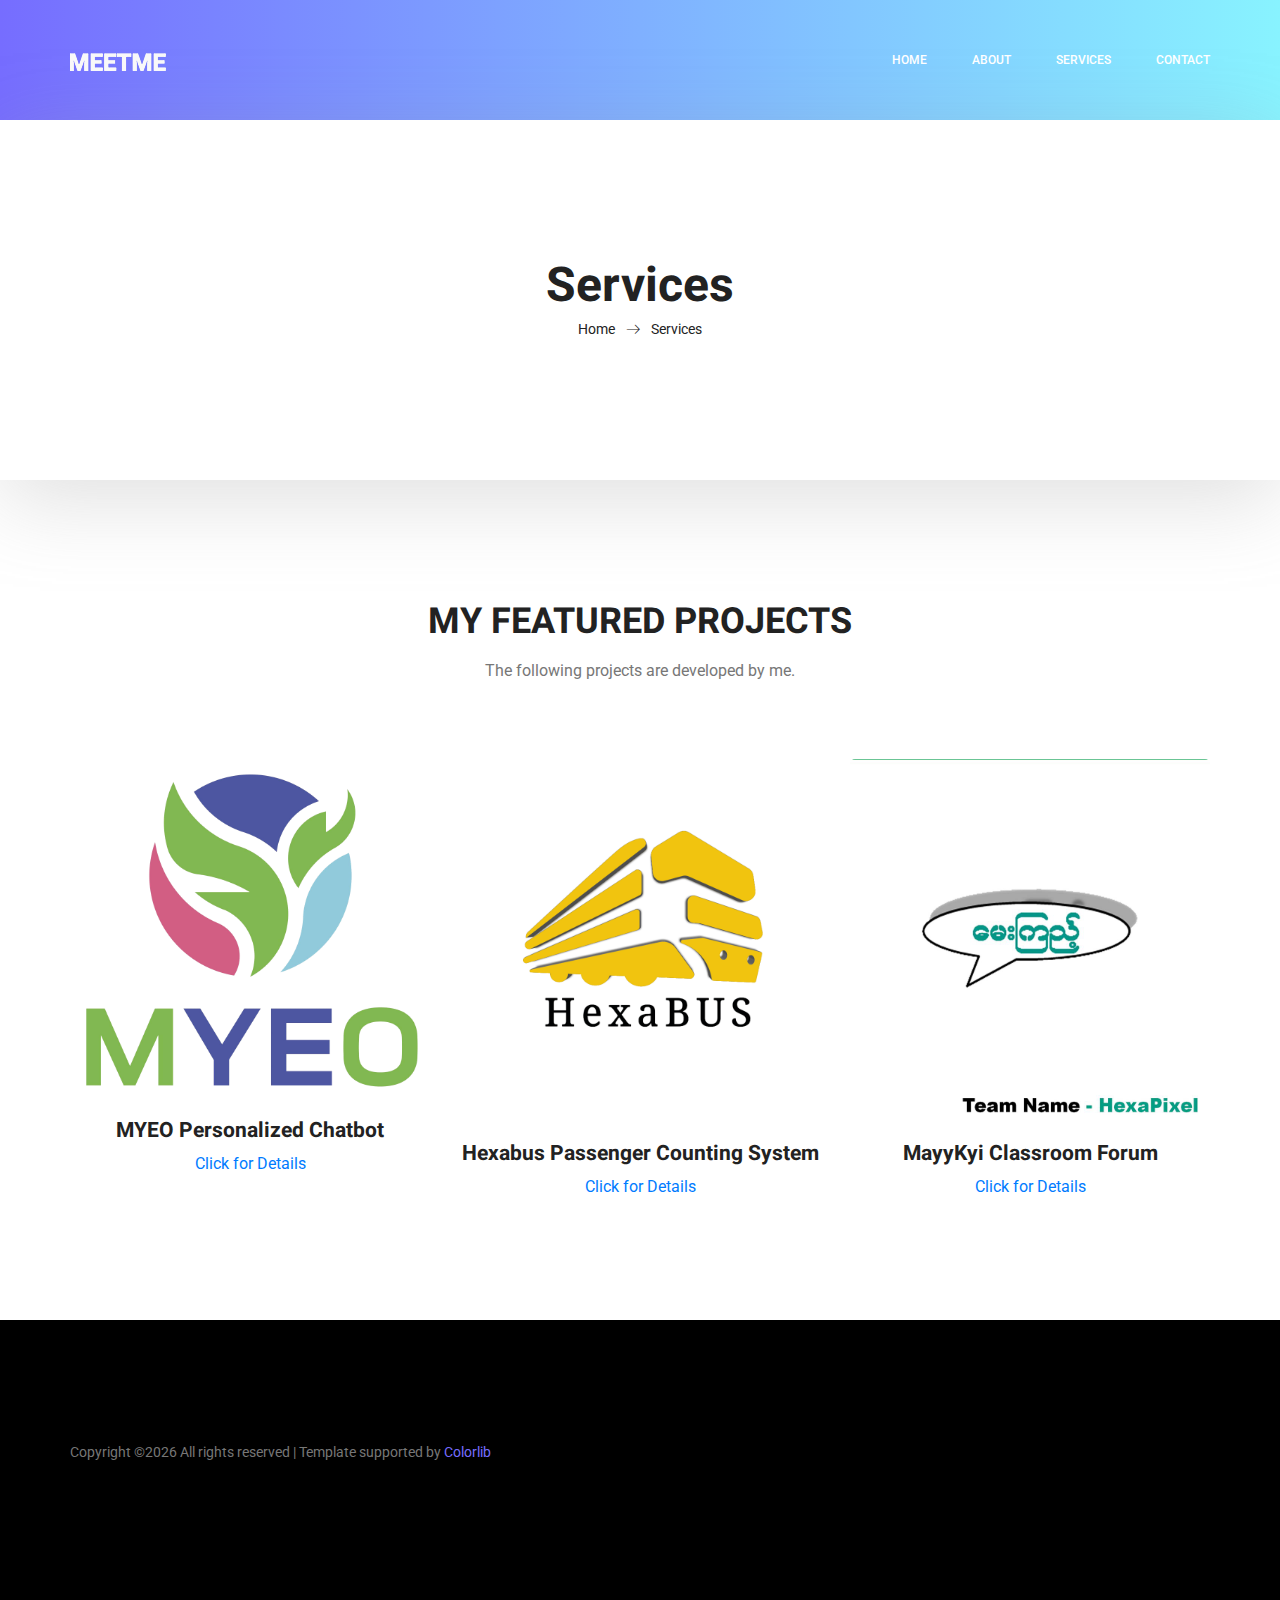
<file: services.html>
<!doctype html>
<html lang="en">
<head>
    <!-- Required meta tags -->
    <meta charset="utf-8">
    <meta name="viewport" content="width=device-width, initial-scale=1, shrink-to-fit=no">
    <link rel="icon" href="img/favicon.png" type="image/png">
    <title>MeetMe Personal</title>
    <!-- Bootstrap CSS -->
    <link rel="stylesheet" href="css/bootstrap.css">
    <link rel="stylesheet" href="vendors/linericon/style.css">
    <link rel="stylesheet" href="css/font-awesome.min.css">
    <link rel="stylesheet" href="vendors/owl-carousel/owl.carousel.min.css">
    <link rel="stylesheet" href="vendors/lightbox/simpleLightbox.css">
    <link rel="stylesheet" href="vendors/nice-select/css/nice-select.css">
    <link rel="stylesheet" href="vendors/animate-css/animate.css">
    <link rel="stylesheet" href="vendors/popup/magnific-popup.css">
    <link rel="stylesheet" href="vendors/flaticon/flaticon.css">
    <!-- main css -->
    <link rel="stylesheet" href="css/style.css">
    <link rel="stylesheet" href="css/responsive.css">
</head>
<body>

    <!--================Header Menu Area =================-->
    <header class="header_area">
        <div class="main_menu">
           <nav class="navbar navbar-expand-lg navbar-light">
               <div class="container box_1620">
                  <!-- Brand and toggle get grouped for better mobile display -->
                  <a class="navbar-brand logo_h" href="index.html"><img src="img/logo.png" alt=""></a>
                  <button class="navbar-toggler" type="button" data-toggle="collapse" data-target="#navbarSupportedContent" aria-controls="navbarSupportedContent" aria-expanded="false" aria-label="Toggle navigation">
                     <span class="icon-bar"></span>
                     <span class="icon-bar"></span>
                     <span class="icon-bar"></span>
                 </button>
                 <!-- Collect the nav links, forms, and other content for toggling -->
                 <div class="collapse navbar-collapse offset" id="navbarSupportedContent">
                     <ul class="nav navbar-nav menu_nav ml-auto">
                        <li class="nav-item active"><a class="nav-link" href="index.html">Home</a></li> 
                        <li class="nav-item"><a class="nav-link" href="about-us.html">About</a></li> 
                        <li class="nav-item"><a class="nav-link" href="services.html">Services</a></li> 

                        
                        <li class="nav-item"><a class="nav-link" href="contact.html">Contact</a></li>
                    </ul>
                </div> 
            </div>
        </nav>
    </div>
</header>
<!--================Header Menu Area =================-->

<!--================Home Banner Area =================-->
<section class="banner_area">
    <div class="box_1620">
        <div class="banner_inner d-flex align-items-center">
           <div class="container">
              <div class="banner_content text-center">
                 <h2>Services</h2>
                 <div class="page_link">
                    <a href="index.html">Home</a>
                    <a href="services.html">Services</a>
                </div>
            </div>
        </div>
    </div>
</div>
</section>
<!--================End Home Banner Area =================-->

<!--================Feature Area =================-->
<section class="feature_area white_feature p_120">
   <div class="container">
      <div class="main_title">
        <h2>My Featured Projects</h2>
        <p>The following projects are developed by me.</p>
    </div>
                <!-- <div class="isotope_fillter">
                    <ul class="gallery_filter list">
                                        <li class="active" data-filter="*"><a href="#">All</a></li>
                                        <li data-filter=".brand"><a href="#">Vector</a></li>
                                        <li data-filter=".manipul"><a href="#">Raster</a></li>
                                        <li data-filter=".creative"><a href="#">UI/UX</a></li>
                                        <li data-filter=".design"><a href="#">Printing</a></li>
                                    </ul>
                                </div> -->
                            </div>
                            <div class="container">
                                <div class="gallery_f_inner row imageGallery1">
                                    <div class="col-lg-4 col-md-4 col-sm-6 brand manipul design print">
                                        <div class="h_gallery_item">
                                            <div class="g_img_item">
                                                <img class="img-fluid" src="img/gallery/myeo_logo.png" alt="">
                                                <a class="light" href="img/gallery/myeo_logo.png"><img src="img/gallery/icon.png" alt=""></a>
                                            </div>
                                            <div class="g_item_text">
                                                <h4>MYEO Personalized Chatbot</h4>
                                                <a href="https://m.me/myeo.hub">Click for Details</a>
                                            </div>
                                        </div>
                                    </div>
                                    <div class="col-lg-4 col-md-4 col-sm-6 brand manipul creative">
                                        <div class="h_gallery_item">
                                            <div class="g_img_item">
                                                <img class="img-fluid" src="img/gallery/hexabus.png" alt="">
                                                <a class="light" href="img/gallery/hexabus.png"><img src="img/gallery/icon.png" alt=""></a>
                                            </div>
                                            <div class="g_item_text">
                                                <h4>Hexabus Passenger Counting System</h4>
                                                <a href="https://github.com/KaungMinKhant/Passenger-Counting-System-with-Laser-Sensor">Click for Details</a>
                                            </div>
                                        </div>
                                    </div>
                                    <div class="col-lg-4 col-md-4 col-sm-6 manipul creative design print">
                                        <div class="h_gallery_item">
                                            <div class="g_img_item">
                                                <img class="img-fluid" src="img/gallery/mayykyi.jpg" alt="">
                                                <a class="light" href="img/gallery/mayykyi.jpg"><img src="img/gallery/icon.png" alt=""></a>
                                            </div>
                                            <div class="g_item_text">
                                                <h4>MayyKyi Classroom Forum</h4>
                                                <a href="https://github.com/KaungKaung0/QnA">Click for Details</a>
                                            </div>
                                        </div>
                                    </div>
                                </div>

                            </div>
                        </div>
                    </section>
                    <!--================End Feature Area =================-->



                    <!--================Footer Area =================-->
                    <footer class="footer_area p_120">
                        <div class="container">
                            <div class="row footer_inner">
                                <div class="col-lg-5 col-sm-6">
                                    <aside class="f_widget ab_widget">

                                        <p><!-- Link back to Colorlib can't be removed. Template is licensed under CC BY 3.0. -->
                                            Copyright &copy;<script>document.write(new Date().getFullYear());</script> All rights reserved | Template supported by <a href="https://colorlib.com" target="_blank">Colorlib</a>
                                            <!-- Link back to Colorlib can't be removed. Template is licensed under CC BY 3.0. --></p>
                                        </aside>
                                    </div>

                                </div>
                            </div>
                        </footer>
                        <!--================End Footer Area =================-->




                        <!-- Optional JavaScript -->
                        <!-- jQuery first, then Popper.js, then Bootstrap JS -->
                        <script src="js/jquery-3.3.1.min.js"></script>
                        <script src="js/popper.js"></script>
                        <script src="js/bootstrap.min.js"></script>
                        <script src="js/stellar.js"></script>
                        <script src="vendors/lightbox/simpleLightbox.min.js"></script>
                        <script src="vendors/nice-select/js/jquery.nice-select.min.js"></script>
                        <script src="vendors/isotope/imagesloaded.pkgd.min.js"></script>
                        <script src="vendors/isotope/isotope.pkgd.min.js"></script>
                        <script src="vendors/owl-carousel/owl.carousel.min.js"></script>
                        <script src="vendors/popup/jquery.magnific-popup.min.js"></script>
                        <script src="js/jquery.ajaxchimp.min.js"></script>
                        <script src="vendors/counter-up/jquery.waypoints.min.js"></script>
                        <script src="vendors/counter-up/jquery.counterup.min.js"></script>
                        <script src="js/mail-script.js"></script>
                        <script src="js/theme.js"></script>
                    </body>
                    </html>
</file>
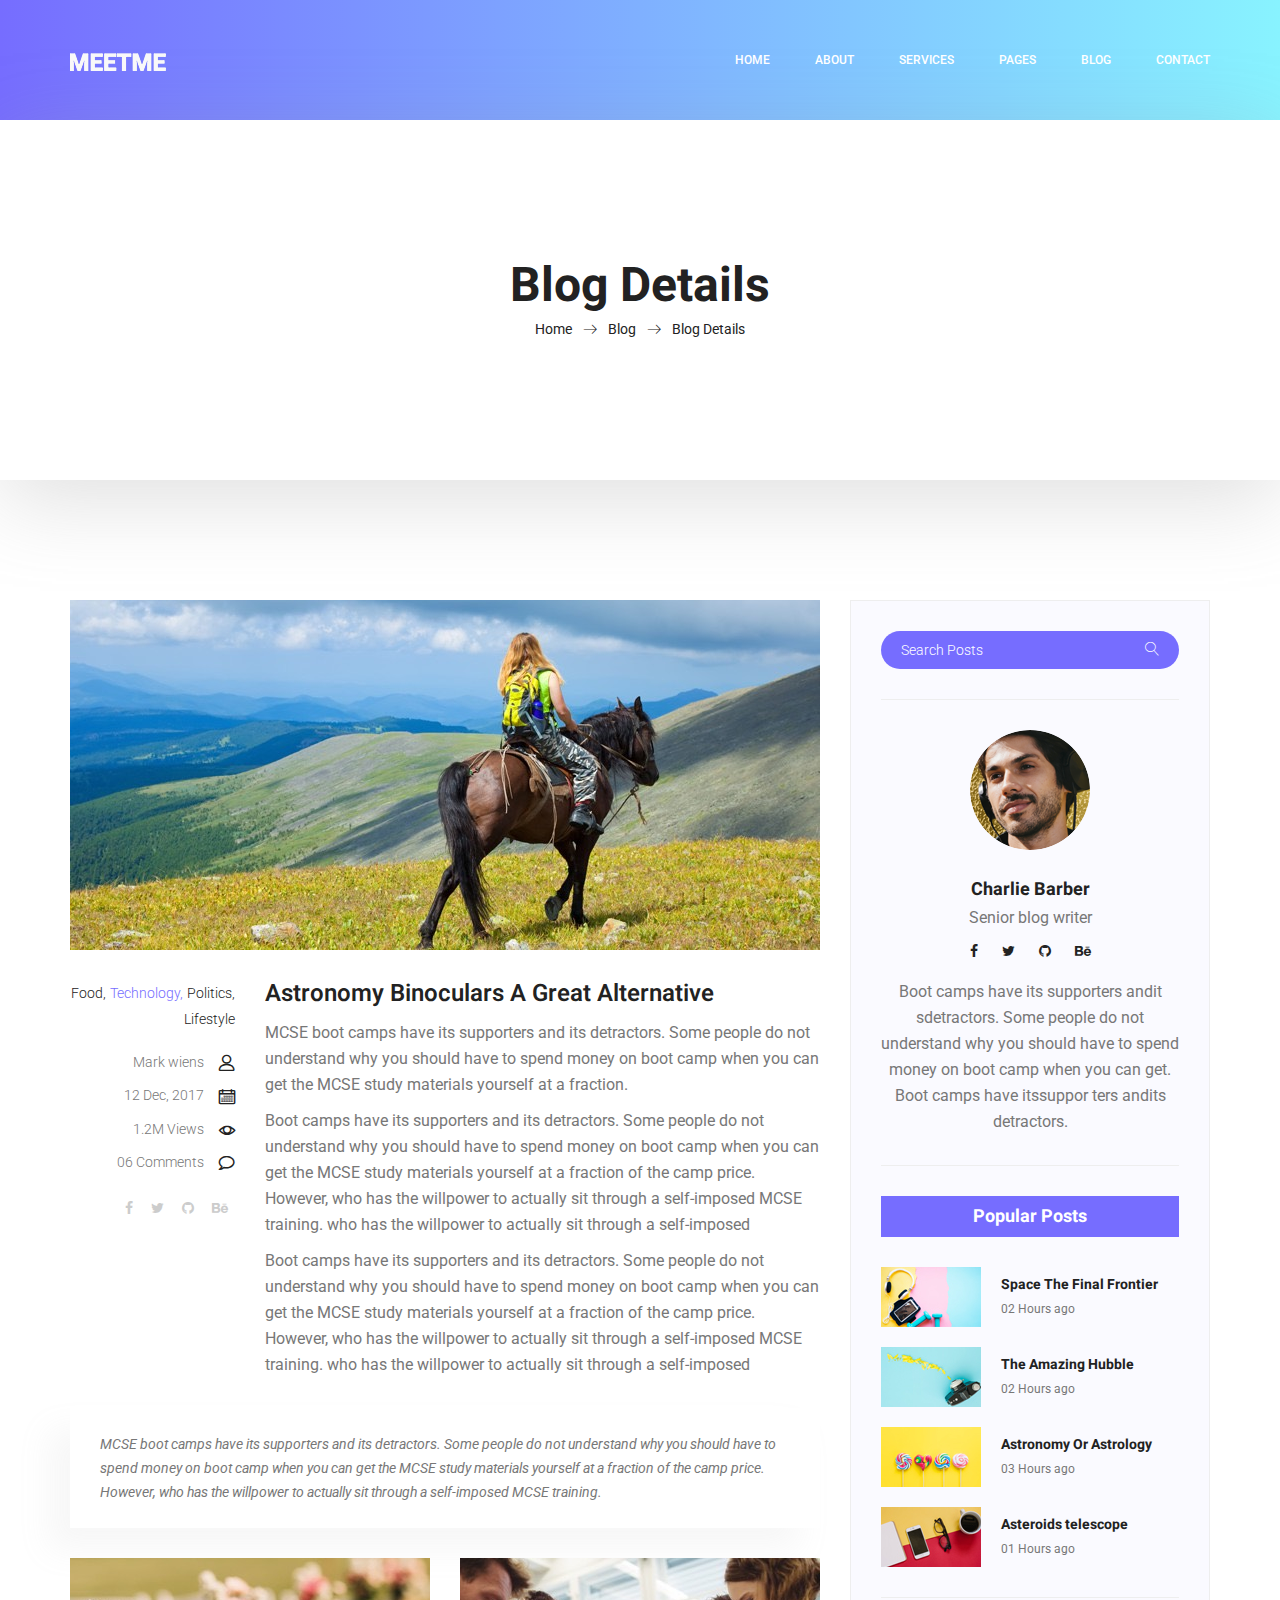
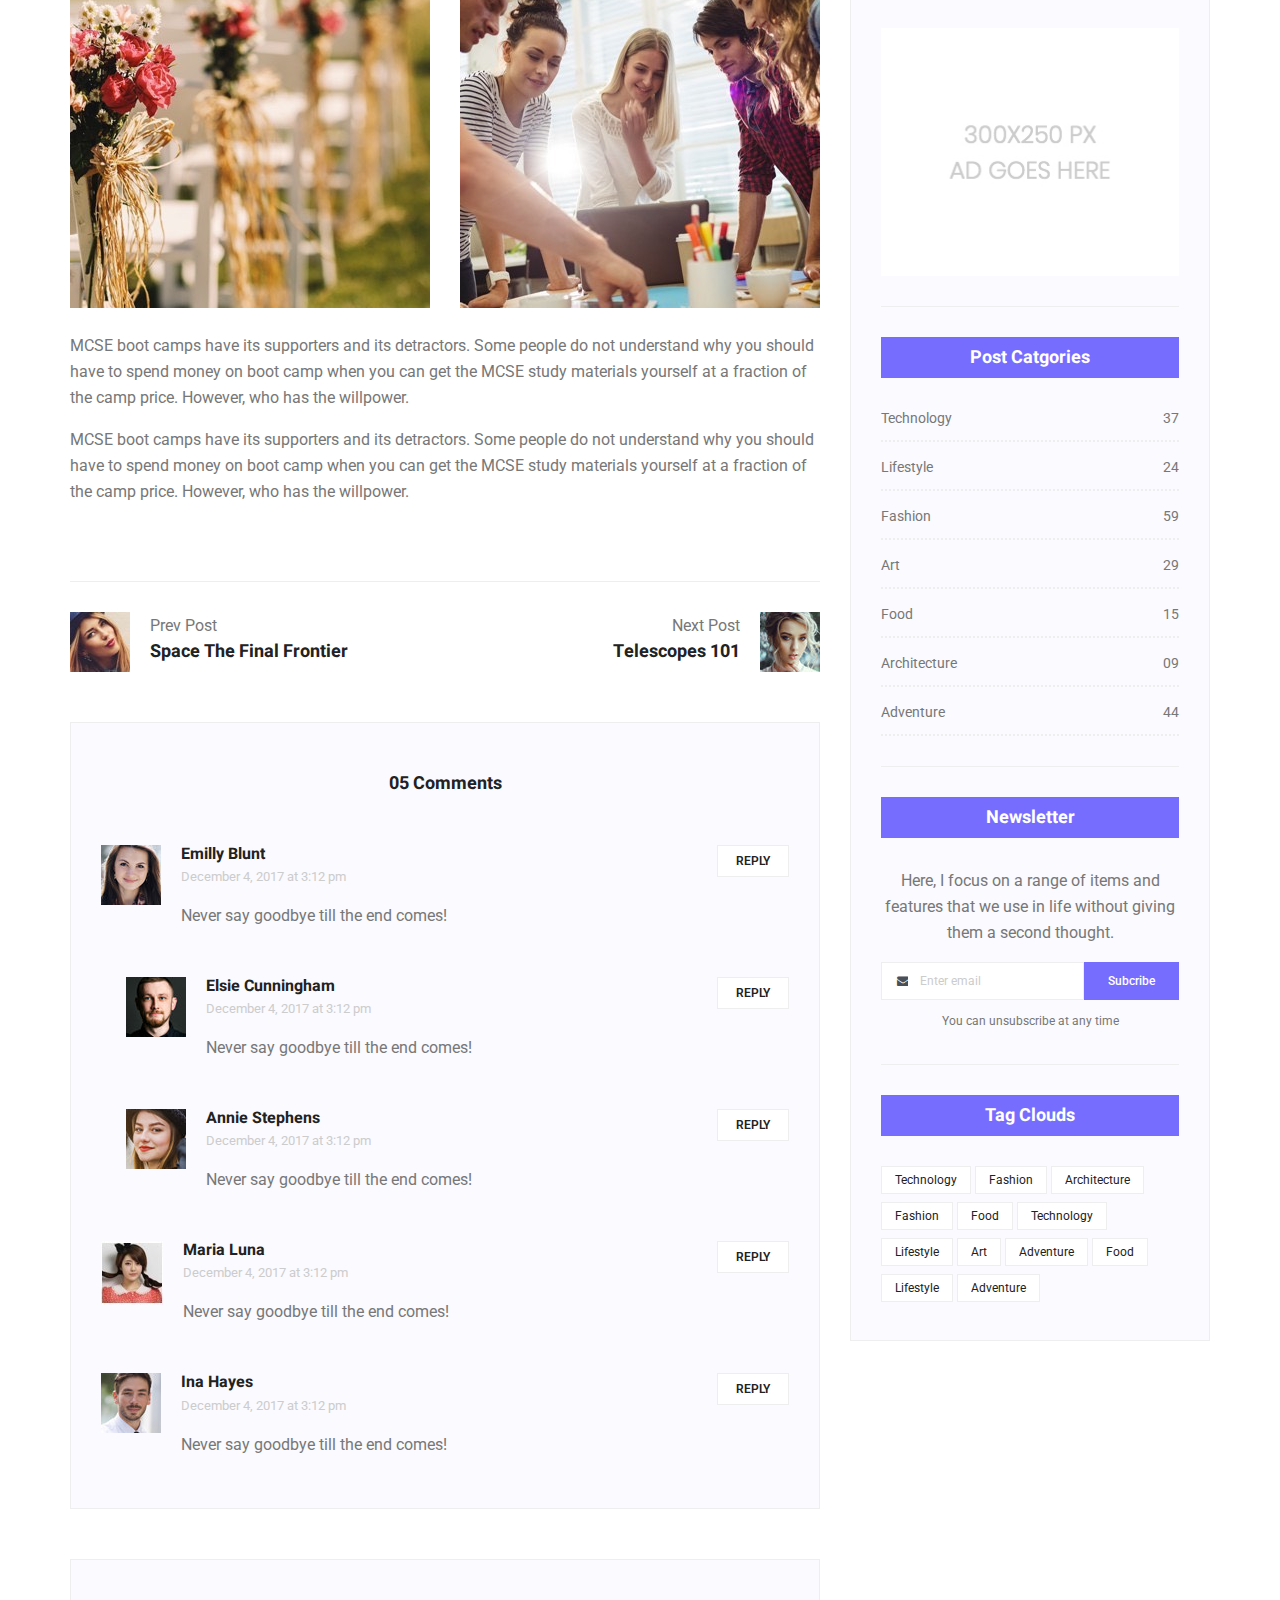
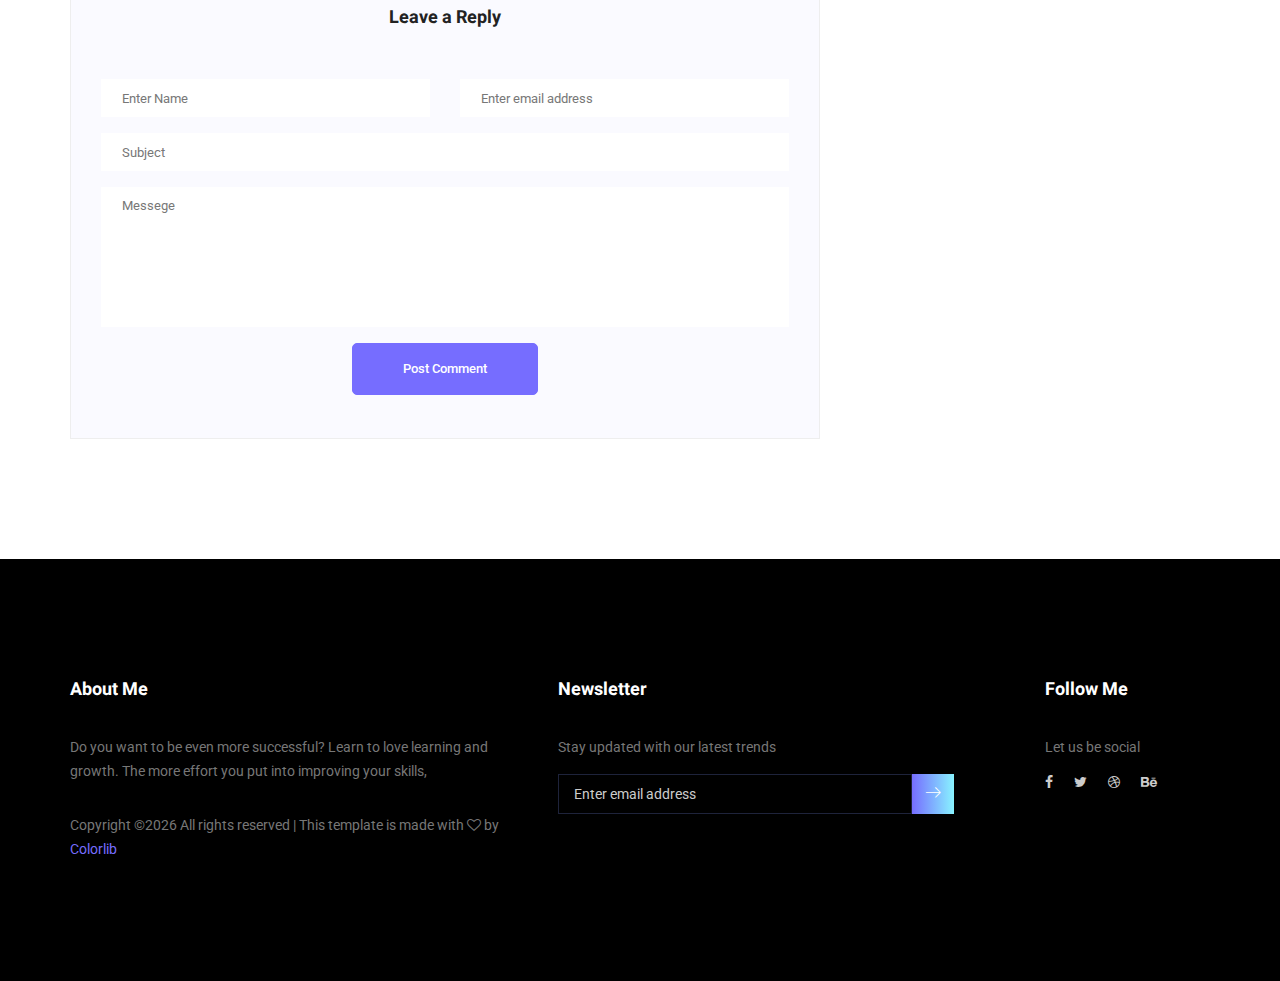
<file: single-blog.html>
<!doctype html>
<html lang="en">
    <head>
        <!-- Required meta tags -->
        <meta charset="utf-8">
        <meta name="viewport" content="width=device-width, initial-scale=1, shrink-to-fit=no">
        <link rel="icon" href="img/favicon.png" type="image/png">
        <title>MeetMe Personal</title>
        <!-- Bootstrap CSS -->
        <link rel="stylesheet" href="css/bootstrap.css">
        <link rel="stylesheet" href="vendors/linericon/style.css">
        <link rel="stylesheet" href="css/font-awesome.min.css">
        <link rel="stylesheet" href="vendors/owl-carousel/owl.carousel.min.css">
        <link rel="stylesheet" href="vendors/lightbox/simpleLightbox.css">
        <link rel="stylesheet" href="vendors/nice-select/css/nice-select.css">
        <link rel="stylesheet" href="vendors/animate-css/animate.css">
        <link rel="stylesheet" href="vendors/popup/magnific-popup.css">
        <!-- main css -->
        <link rel="stylesheet" href="css/style.css">
        <link rel="stylesheet" href="css/responsive.css">
    </head>
    <body>
        
        <!--================Header Menu Area =================-->
        <header class="header_area">
            <div class="main_menu">
            	<nav class="navbar navbar-expand-lg navbar-light">
					<div class="container box_1620">
						<!-- Brand and toggle get grouped for better mobile display -->
						<a class="navbar-brand logo_h" href="index.html"><img src="img/logo.png" alt=""></a>
						<button class="navbar-toggler" type="button" data-toggle="collapse" data-target="#navbarSupportedContent" aria-controls="navbarSupportedContent" aria-expanded="false" aria-label="Toggle navigation">
							<span class="icon-bar"></span>
							<span class="icon-bar"></span>
							<span class="icon-bar"></span>
						</button>
						<!-- Collect the nav links, forms, and other content for toggling -->
						<div class="collapse navbar-collapse offset" id="navbarSupportedContent">
							<ul class="nav navbar-nav menu_nav ml-auto">
								<li class="nav-item active"><a class="nav-link" href="index.html">Home</a></li> 
								<li class="nav-item"><a class="nav-link" href="about-us.html">About</a></li> 
								<li class="nav-item"><a class="nav-link" href="services.html">Services</a></li> 
								<li class="nav-item submenu dropdown">
									<a href="#" class="nav-link dropdown-toggle" data-toggle="dropdown" role="button" aria-haspopup="true" aria-expanded="false">Pages</a>
									<ul class="dropdown-menu">
										<li class="nav-item"><a class="nav-link" href="portfolio.html">Portfolio</a></li>
										<li class="nav-item"><a class="nav-link" href="elements.html">Elements</a></li>
									</ul>
								</li> 
								<li class="nav-item submenu dropdown">
									<a href="#" class="nav-link dropdown-toggle" data-toggle="dropdown" role="button" aria-haspopup="true" aria-expanded="false">Blog</a>
									<ul class="dropdown-menu">
										<li class="nav-item"><a class="nav-link" href="blog.html">Blog</a></li>
										<li class="nav-item"><a class="nav-link" href="single-blog.html">Blog Details</a></li>
									</ul>
								</li> 
								<li class="nav-item"><a class="nav-link" href="contact.html">Contact</a></li>
							</ul>
						</div> 
					</div>
            	</nav>
            </div>
        </header>
        <!--================Header Menu Area =================-->
        
        <!--================Home Banner Area =================-->
        <section class="banner_area">
            <div class="box_1620">
				<div class="banner_inner d-flex align-items-center">
					<div class="container">
						<div class="banner_content text-center">
							<h2>Blog Details</h2>
							<div class="page_link">
								<a href="index.html">Home</a>
								<a href="blog.html">Blog</a>
								<a href="single-blog.html">Blog Details</a>
							</div>
						</div>
					</div>
				</div>
            </div>
        </section>
        <!--================End Home Banner Area =================-->
        
        <!--================Blog Area =================-->
        <section class="blog_area single-post-area p_120">
            <div class="container">
                <div class="row">
                    <div class="col-lg-8 posts-list">
                        <div class="single-post row">
                            <div class="col-lg-12">
                                <div class="feature-img">
                                    <img class="img-fluid" src="img/blog/feature-img1.jpg" alt="">
                                </div>									
                            </div>
                            <div class="col-lg-3  col-md-3">
                                <div class="blog_info text-right">
                                    <div class="post_tag">
                                        <a href="#">Food,</a>
                                        <a class="active" href="#">Technology,</a>
                                        <a href="#">Politics,</a>
                                        <a href="#">Lifestyle</a>
                                    </div>
                                    <ul class="blog_meta list">
                                        <li><a href="#">Mark wiens<i class="lnr lnr-user"></i></a></li>
                                        <li><a href="#">12 Dec, 2017<i class="lnr lnr-calendar-full"></i></a></li>
                                        <li><a href="#">1.2M Views<i class="lnr lnr-eye"></i></a></li>
                                        <li><a href="#">06 Comments<i class="lnr lnr-bubble"></i></a></li>
                                    </ul>
                                    <ul class="social-links">
                                        <li><a href="#"><i class="fa fa-facebook"></i></a></li>
                                        <li><a href="#"><i class="fa fa-twitter"></i></a></li>
                                        <li><a href="#"><i class="fa fa-github"></i></a></li>
                                        <li><a href="#"><i class="fa fa-behance"></i></a></li>
                                    </ul>
                                </div>
                            </div>
                            <div class="col-lg-9 col-md-9 blog_details">
                                <h2>Astronomy Binoculars A Great Alternative</h2>
                                <p class="excert">
                                    MCSE boot camps have its supporters and its detractors. Some people do not understand why you should have to spend money on boot camp when you can get the MCSE study materials yourself at a fraction.
                                </p>
                                <p>
                                    Boot camps have its supporters and its detractors. Some people do not understand why you should have to spend money on boot camp when you can get the MCSE study materials yourself at a fraction of the camp price. However, who has the willpower to actually sit through a self-imposed MCSE training. who has the willpower to actually sit through a self-imposed
                                </p>
                                <p>
                                    Boot camps have its supporters and its detractors. Some people do not understand why you should have to spend money on boot camp when you can get the MCSE study materials yourself at a fraction of the camp price. However, who has the willpower to actually sit through a self-imposed MCSE training. who has the willpower to actually sit through a self-imposed
                                </p>
                            </div>
                            <div class="col-lg-12">
                                <div class="quotes">
                                    MCSE boot camps have its supporters and its detractors. Some people do not understand why you should have to spend money on boot camp when you can get the MCSE study materials yourself at a fraction of the camp price. However, who has the willpower to actually sit through a self-imposed MCSE training.										
                                </div>
                                <div class="row">
                                    <div class="col-6">
                                        <img class="img-fluid" src="img/blog/post-img1.jpg" alt="">
                                    </div>
                                    <div class="col-6">
                                        <img class="img-fluid" src="img/blog/post-img2.jpg" alt="">
                                    </div>	
                                    <div class="col-lg-12 mt-25">
                                        <p>
                                            MCSE boot camps have its supporters and its detractors. Some people do not understand why you should have to spend money on boot camp when you can get the MCSE study materials yourself at a fraction of the camp price. However, who has the willpower.
                                        </p>
                                        <p>
                                            MCSE boot camps have its supporters and its detractors. Some people do not understand why you should have to spend money on boot camp when you can get the MCSE study materials yourself at a fraction of the camp price. However, who has the willpower.
                                        </p>											
                                    </div>									
                                </div>
                            </div>
                        </div>
                        <div class="navigation-area">
                            <div class="row">
                                <div class="col-lg-6 col-md-6 col-12 nav-left flex-row d-flex justify-content-start align-items-center">
                                    <div class="thumb">
                                        <a href="#"><img class="img-fluid" src="img/blog/prev.jpg" alt=""></a>
                                    </div>
                                    <div class="arrow">
                                        <a href="#"><span class="lnr text-white lnr-arrow-left"></span></a>
                                    </div>
                                    <div class="detials">
                                        <p>Prev Post</p>
                                        <a href="#"><h4>Space The Final Frontier</h4></a>
                                    </div>
                                </div>
                                <div class="col-lg-6 col-md-6 col-12 nav-right flex-row d-flex justify-content-end align-items-center">
                                    <div class="detials">
                                        <p>Next Post</p>
                                        <a href="#"><h4>Telescopes 101</h4></a>
                                    </div>
                                    <div class="arrow">
                                        <a href="#"><span class="lnr text-white lnr-arrow-right"></span></a>
                                    </div>
                                    <div class="thumb">
                                        <a href="#"><img class="img-fluid" src="img/blog/next.jpg" alt=""></a>
                                    </div>										
                                </div>									
                            </div>
                        </div>
                        <div class="comments-area">
                            <h4>05 Comments</h4>
                            <div class="comment-list">
                                <div class="single-comment justify-content-between d-flex">
                                    <div class="user justify-content-between d-flex">
                                        <div class="thumb">
                                            <img src="img/blog/c1.jpg" alt="">
                                        </div>
                                        <div class="desc">
                                            <h5><a href="#">Emilly Blunt</a></h5>
                                            <p class="date">December 4, 2017 at 3:12 pm </p>
                                            <p class="comment">
                                                Never say goodbye till the end comes!
                                            </p>
                                        </div>
                                    </div>
                                    <div class="reply-btn">
                                           <a href="" class="btn-reply text-uppercase">reply</a> 
                                    </div>
                                </div>
                            </div>	
                            <div class="comment-list left-padding">
                                <div class="single-comment justify-content-between d-flex">
                                    <div class="user justify-content-between d-flex">
                                        <div class="thumb">
                                            <img src="img/blog/c2.jpg" alt="">
                                        </div>
                                        <div class="desc">
                                            <h5><a href="#">Elsie Cunningham</a></h5>
                                            <p class="date">December 4, 2017 at 3:12 pm </p>
                                            <p class="comment">
                                                Never say goodbye till the end comes!
                                            </p>
                                        </div>
                                    </div>
                                    <div class="reply-btn">
                                           <a href="" class="btn-reply text-uppercase">reply</a> 
                                    </div>
                                </div>
                            </div>	
                            <div class="comment-list left-padding">
                                <div class="single-comment justify-content-between d-flex">
                                    <div class="user justify-content-between d-flex">
                                        <div class="thumb">
                                            <img src="img/blog/c3.jpg" alt="">
                                        </div>
                                        <div class="desc">
                                            <h5><a href="#">Annie Stephens</a></h5>
                                            <p class="date">December 4, 2017 at 3:12 pm </p>
                                            <p class="comment">
                                                Never say goodbye till the end comes!
                                            </p>
                                        </div>
                                    </div>
                                    <div class="reply-btn">
                                           <a href="" class="btn-reply text-uppercase">reply</a> 
                                    </div>
                                </div>
                            </div>	
                            <div class="comment-list">
                                <div class="single-comment justify-content-between d-flex">
                                    <div class="user justify-content-between d-flex">
                                        <div class="thumb">
                                            <img src="img/blog/c4.jpg" alt="">
                                        </div>
                                        <div class="desc">
                                            <h5><a href="#">Maria Luna</a></h5>
                                            <p class="date">December 4, 2017 at 3:12 pm </p>
                                            <p class="comment">
                                                Never say goodbye till the end comes!
                                            </p>
                                        </div>
                                    </div>
                                    <div class="reply-btn">
                                           <a href="" class="btn-reply text-uppercase">reply</a> 
                                    </div>
                                </div>
                            </div>	
                            <div class="comment-list">
                                <div class="single-comment justify-content-between d-flex">
                                    <div class="user justify-content-between d-flex">
                                        <div class="thumb">
                                            <img src="img/blog/c5.jpg" alt="">
                                        </div>
                                        <div class="desc">
                                            <h5><a href="#">Ina Hayes</a></h5>
                                            <p class="date">December 4, 2017 at 3:12 pm </p>
                                            <p class="comment">
                                                Never say goodbye till the end comes!
                                            </p>
                                        </div>
                                    </div>
                                    <div class="reply-btn">
                                           <a href="" class="btn-reply text-uppercase">reply</a> 
                                    </div>
                                </div>
                            </div>	                                             				
                        </div>
                        <div class="comment-form">
                            <h4>Leave a Reply</h4>
                            <form>
                                <div class="form-group form-inline">
                                  <div class="form-group col-lg-6 col-md-6 name">
                                    <input type="text" class="form-control" id="name" placeholder="Enter Name" onfocus="this.placeholder = ''" onblur="this.placeholder = 'Enter Name'">
                                  </div>
                                  <div class="form-group col-lg-6 col-md-6 email">
                                    <input type="email" class="form-control" id="email" placeholder="Enter email address" onfocus="this.placeholder = ''" onblur="this.placeholder = 'Enter email address'">
                                  </div>										
                                </div>
                                <div class="form-group">
                                    <input type="text" class="form-control" id="subject" placeholder="Subject" onfocus="this.placeholder = ''" onblur="this.placeholder = 'Subject'">
                                </div>
                                <div class="form-group">
                                    <textarea class="form-control mb-10" rows="5" name="message" placeholder="Messege" onfocus="this.placeholder = ''" onblur="this.placeholder = 'Messege'" required=""></textarea>
                                </div>
                                <a href="#" class="primary-btn submit_btn">Post Comment</a>	
                            </form>
                        </div>
                    </div>
                    <div class="col-lg-4">
                        <div class="blog_right_sidebar">
                            <aside class="single_sidebar_widget search_widget">
                                <div class="input-group">
                                    <input type="text" class="form-control" placeholder="Search Posts">
                                    <span class="input-group-btn">
                                        <button class="btn btn-default" type="button"><i class="lnr lnr-magnifier"></i></button>
                                    </span>
                                </div><!-- /input-group -->
                                <div class="br"></div>
                            </aside>
                            <aside class="single_sidebar_widget author_widget">
                                <img class="author_img rounded-circle" src="img/blog/author.png" alt="">
                                <h4>Charlie Barber</h4>
                                <p>Senior blog writer</p>
                                <div class="social_icon">
                                    <a href="#"><i class="fa fa-facebook"></i></a>
                                    <a href="#"><i class="fa fa-twitter"></i></a>
                                    <a href="#"><i class="fa fa-github"></i></a>
                                    <a href="#"><i class="fa fa-behance"></i></a>
                                </div>
                                <p>Boot camps have its supporters andit sdetractors. Some people do not understand why you should have to spend money on boot camp when you can get. Boot camps have itssuppor ters andits detractors.</p>
                                <div class="br"></div>
                            </aside>
                            <aside class="single_sidebar_widget popular_post_widget">
                                <h3 class="widget_title">Popular Posts</h3>
                                <div class="media post_item">
                                    <img src="img/blog/popular-post/post1.jpg" alt="post">
                                    <div class="media-body">
                                        <a href="blog-details.html"><h3>Space The Final Frontier</h3></a>
                                        <p>02 Hours ago</p>
                                    </div>
                                </div>
                                <div class="media post_item">
                                    <img src="img/blog/popular-post/post2.jpg" alt="post">
                                    <div class="media-body">
                                        <a href="blog-details.html"><h3>The Amazing Hubble</h3></a>
                                        <p>02 Hours ago</p>
                                    </div>
                                </div>
                                <div class="media post_item">
                                    <img src="img/blog/popular-post/post3.jpg" alt="post">
                                    <div class="media-body">
                                        <a href="blog-details.html"><h3>Astronomy Or Astrology</h3></a>
                                        <p>03 Hours ago</p>
                                    </div>
                                </div>
                                <div class="media post_item">
                                    <img src="img/blog/popular-post/post4.jpg" alt="post">
                                    <div class="media-body">
                                        <a href="blog-details.html"><h3>Asteroids telescope</h3></a>
                                        <p>01 Hours ago</p>
                                    </div>
                                </div>
                                <div class="br"></div>
                            </aside>
                            <aside class="single_sidebar_widget ads_widget">
                                <a href="#"><img class="img-fluid" src="img/blog/add.jpg" alt=""></a>
                                <div class="br"></div>
                            </aside>
                            <aside class="single_sidebar_widget post_category_widget">
                                <h4 class="widget_title">Post Catgories</h4>
                                <ul class="list cat-list">
                                    <li>
                                        <a href="#" class="d-flex justify-content-between">
                                            <p>Technology</p>
                                            <p>37</p>
                                        </a>
                                    </li>
                                    <li>
                                        <a href="#" class="d-flex justify-content-between">
                                            <p>Lifestyle</p>
                                            <p>24</p>
                                        </a>
                                    </li>
                                    <li>
                                        <a href="#" class="d-flex justify-content-between">
                                            <p>Fashion</p>
                                            <p>59</p>
                                        </a>
                                    </li>
                                    <li>
                                        <a href="#" class="d-flex justify-content-between">
                                            <p>Art</p>
                                            <p>29</p>
                                        </a>
                                    </li>
                                    <li>
                                        <a href="#" class="d-flex justify-content-between">
                                            <p>Food</p>
                                            <p>15</p>
                                        </a>
                                    </li>
                                    <li>
                                        <a href="#" class="d-flex justify-content-between">
                                            <p>Architecture</p>
                                            <p>09</p>
                                        </a>
                                    </li>
                                    <li>
                                        <a href="#" class="d-flex justify-content-between">
                                            <p>Adventure</p>
                                            <p>44</p>
                                        </a>
                                    </li>															
                                </ul>
                                <div class="br"></div>
                            </aside>
                            <aside class="single-sidebar-widget newsletter_widget">
                                <h4 class="widget_title">Newsletter</h4>
                                <p>
                                Here, I focus on a range of items and features that we use in life without
                                giving them a second thought.
                                </p>
                                <div class="form-group d-flex flex-row">
                                    <div class="input-group">
                                        <div class="input-group-prepend">
                                            <div class="input-group-text"><i class="fa fa-envelope" aria-hidden="true"></i></div>
                                        </div>
                                        <input type="text" class="form-control" id="inlineFormInputGroup" placeholder="Enter email" onfocus="this.placeholder = ''" onblur="this.placeholder = 'Enter email'">
                                    </div>
                                    <a href="#" class="bbtns">Subcribe</a>
                                </div>	
                                <p class="text-bottom">You can unsubscribe at any time</p>	
                                <div class="br"></div>							
                            </aside>
                            <aside class="single-sidebar-widget tag_cloud_widget">
                                <h4 class="widget_title">Tag Clouds</h4>
                                <ul class="list">
                                    <li><a href="#">Technology</a></li>
                                    <li><a href="#">Fashion</a></li>
                                    <li><a href="#">Architecture</a></li>
                                    <li><a href="#">Fashion</a></li>
                                    <li><a href="#">Food</a></li>
                                    <li><a href="#">Technology</a></li>
                                    <li><a href="#">Lifestyle</a></li>
                                    <li><a href="#">Art</a></li>
                                    <li><a href="#">Adventure</a></li>
                                    <li><a href="#">Food</a></li>
                                    <li><a href="#">Lifestyle</a></li>
                                    <li><a href="#">Adventure</a></li>
                                </ul>
                            </aside>
                        </div>
                    </div>
                </div>
            </div>
        </section>
        <!--================Blog Area =================-->
        
        <!--================Footer Area =================-->
        <footer class="footer_area p_120">
        	<div class="container">
        		<div class="row footer_inner">
        			<div class="col-lg-5 col-sm-6">
        				<aside class="f_widget ab_widget">
        					<div class="f_title">
        						<h3>About Me</h3>
        					</div>
        					<p>Do you want to be even more successful? Learn to love learning and growth. The more effort you put into improving your skills,</p>
        					<p><!-- Link back to Colorlib can't be removed. Template is licensed under CC BY 3.0. -->
Copyright &copy;<script>document.write(new Date().getFullYear());</script> All rights reserved | This template is made with <i class="fa fa-heart-o" aria-hidden="true"></i> by <a href="https://colorlib.com" target="_blank">Colorlib</a>
<!-- Link back to Colorlib can't be removed. Template is licensed under CC BY 3.0. --></p>
        				</aside>
        			</div>
        			<div class="col-lg-5 col-sm-6">
        				<aside class="f_widget news_widget">
        					<div class="f_title">
        						<h3>Newsletter</h3>
        					</div>
        					<p>Stay updated with our latest trends</p>
        					<div id="mc_embed_signup">
                                <form target="_blank" action="https://spondonit.us12.list-manage.com/subscribe/post?u=1462626880ade1ac87bd9c93a&amp;id=92a4423d01" method="get" class="subscribe_form relative">
                                	<div class="input-group d-flex flex-row">
                                        <input name="EMAIL" placeholder="Enter email address" onfocus="this.placeholder = ''" onblur="this.placeholder = 'Email Address '" required="" type="email">
                                        <button class="btn sub-btn"><span class="lnr lnr-arrow-right"></span></button>		
                                    </div>				
                                    <div class="mt-10 info"></div>
                                </form>
                            </div>
        				</aside>
        			</div>
        			<div class="col-lg-2">
        				<aside class="f_widget social_widget">
        					<div class="f_title">
        						<h3>Follow Me</h3>
        					</div>
        					<p>Let us be social</p>
        					<ul class="list">
        						<li><a href="#"><i class="fa fa-facebook"></i></a></li>
        						<li><a href="#"><i class="fa fa-twitter"></i></a></li>
        						<li><a href="#"><i class="fa fa-dribbble"></i></a></li>
        						<li><a href="#"><i class="fa fa-behance"></i></a></li>
        					</ul>
        				</aside>
        			</div>
        		</div>
        	</div>
        </footer>
        <!--================End Footer Area =================-->
        
        
        
        
        <!-- Optional JavaScript -->
        <!-- jQuery first, then Popper.js, then Bootstrap JS -->
        <script src="js/jquery-3.3.1.min.js"></script>
        <script src="js/popper.js"></script>
        <script src="js/bootstrap.min.js"></script>
        <script src="js/stellar.js"></script>
        <script src="vendors/lightbox/simpleLightbox.min.js"></script>
        <script src="vendors/nice-select/js/jquery.nice-select.min.js"></script>
        <script src="vendors/isotope/imagesloaded.pkgd.min.js"></script>
        <script src="vendors/isotope/isotope.pkgd.min.js"></script>
        <script src="vendors/owl-carousel/owl.carousel.min.js"></script>
        <script src="vendors/popup/jquery.magnific-popup.min.js"></script>
        <script src="js/jquery.ajaxchimp.min.js"></script>
        <script src="vendors/counter-up/jquery.waypoints.min.js"></script>
        <script src="vendors/counter-up/jquery.counterup.min.js"></script>
        <script src="js/mail-script.js"></script>
        <script src="js/theme.js"></script>
    </body>
</html>
</file>
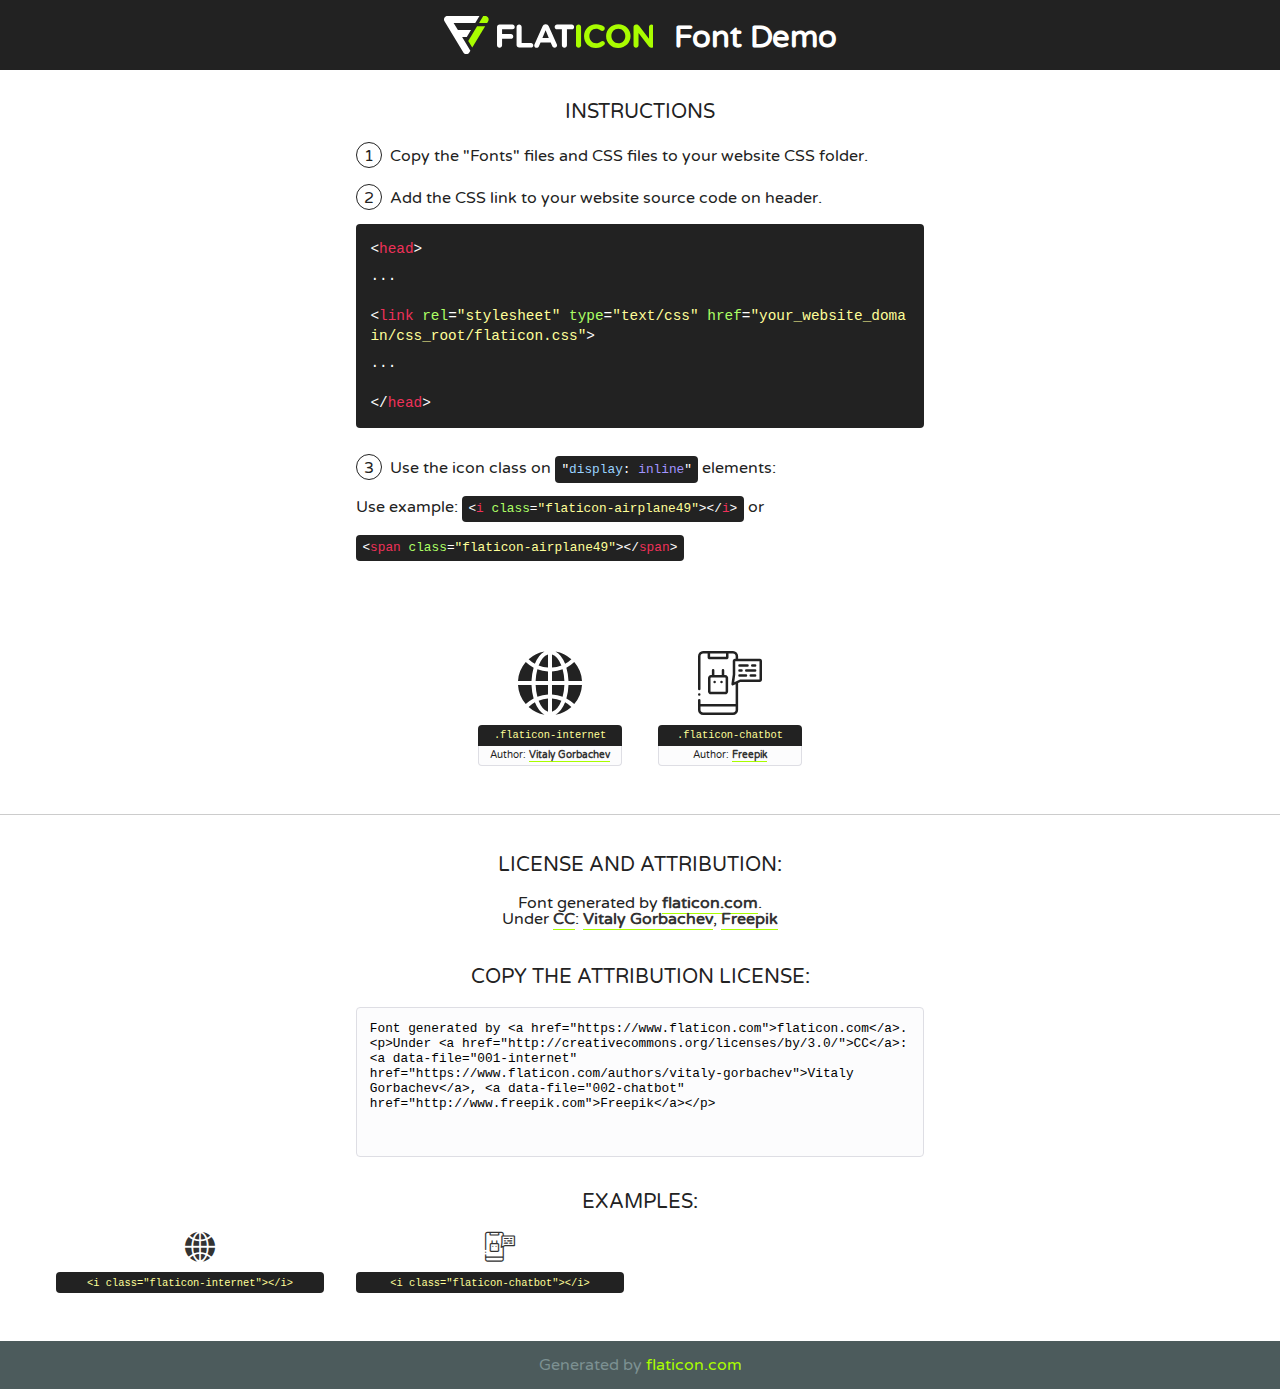
<file: vendors/flaticon/flaticon.html>
<!DOCTYPE html>
<!--
  Flaticon icon font: Flaticon
  Creation date: 28/05/2020 06:21
-->
<html>
<!DOCTYPE html>
<html>

<head>
    <title>Flaticon WebFont</title>
    <link href="http://fonts.googleapis.com/css?family=Varela+Round" rel="stylesheet" type="text/css" />
    <link rel="stylesheet" type="text/css" href="flaticon.css">
    <meta charset="UTF-8">
    <style>
    html, body, div, span, applet, object, iframe,
    h1, h2, h3, h4, h5, h6, p, blockquote, pre,
    a, abbr, acronym, address, big, cite, code,
    del, dfn, em, img, ins, kbd, q, s, samp,
    small, strike, strong, sub, sup, tt, var,
    b, u, i, center,
    dl, dt, dd, ol, ul, li,
    fieldset, form, label, legend,
    table, caption, tbody, tfoot, thead, tr, th, td,
    article, aside, canvas, details, embed, 
    figure, figcaption, footer, header, hgroup, 
    menu, nav, output, ruby, section, summary,
    time, mark, audio, video {
        margin: 0;
        padding: 0;
        border: 0;
        font-size: 100%;
        font: inherit;
        vertical-align: baseline;
    }
    /* HTML5 display-role reset for older browsers */
    article, aside, details, figcaption, figure, 
    footer, header, hgroup, menu, nav, section {
        display: block;
    }
    body {
        line-height: 1;
    }
    ol, ul {
        list-style: none;
    }
    blockquote, q {
        quotes: none;
    }
    blockquote:before, blockquote:after,
    q:before, q:after {
        content: '';
        content: none;
    }
    table {
        border-collapse: collapse;
        border-spacing: 0;
    }
    body {
        font-family: 'Varela Round', Helvetica, Arial, sans-serif;
        font-size: 16px;
        color: #222;
    }
    a {
        color: #333;
        border-bottom: 1px solid #a9fd00;
        font-weight: bold;
        text-decoration: none;
    }
    * {
        -moz-box-sizing: border-box;
        -webkit-box-sizing: border-box;
        box-sizing: border-box;
        margin: 0;
        padding: 0;
    }
    [class^="flaticon-"]:before, [class*=" flaticon-"]:before, [class^="flaticon-"]:after, [class*=" flaticon-"]:after {
        font-family: Flaticon;
        font-size: 30px;
        font-style: normal;
        margin-left: 20px;
        color: #333;
    }
    .wrapper {
        max-width: 600px;
        margin: auto;
        padding: 0 1em;
    }
    .title {
        font-size: 1.25em;
        text-align: center;
        margin-bottom: 1em;
        text-transform: uppercase;
    }
    header {
        text-align: center;
        background-color: #222;
        color: #fff;
        padding: 1em;
    }
    header .logo {
        width: 210px;
        height: 38px;
        display: inline-block;
        vertical-align: middle;
        margin-right: 1em;
        border: none;
    }
    header strong {
        font-size: 1.95em;
        font-weight: bold;
        vertical-align: middle;
        margin-top: 5px;
        display: inline-block;
    }
    .demo {
        margin: 2em auto;
        line-height: 1.25em;
    }
    .demo ul li {
        margin-bottom: 1em;
    }
    .demo ul li .num {
        color: #222;
        border-radius: 20px;
        display: inline-block;
        width: 26px;
        padding: 3px;
        height: 26px;
        text-align: center;
        margin-right: 0.5em;
        border: 1px solid #222;
    }
    .demo ul li code {
        background-color: #222;
        border-radius: 4px;
        padding: 0.25em 0.5em;
        display: inline-block;
        color: #fff;
        font-family: Consolas,Monaco,Lucida Console,Liberation Mono,DejaVu Sans Mono,Bitstream Vera Sans Mono,Courier New, monospace;
        font-weight: lighter;
        margin-top: 1em;
        font-size: 0.8em;
        word-break: break-all;
    }
    .demo ul li code.big {
        padding: 1em;
        font-size: 0.9em;
    }
    .demo ul li code .red {
        color: #EF3159;
    }
    .demo ul li code .green {
        color: #ACFF65;
    }
    .demo ul li code .yellow {
        color: #FFFF99;
    }
    .demo ul li code .blue {
        color: #99D3FF;
    }
    .demo ul li code .purple {
        color: #A295FF;
    }
    .demo ul li code .dots {
        margin-top: 0.5em;
        display: block;
    }
    #glyphs {
        border-bottom: 1px solid #ccc;
        padding: 2em 0;
        text-align: center;
    }
    .glyph {
        display: inline-block;
        width: 9em;
        margin: 1em;
        text-align: center;
        vertical-align: top;
        background: #FFF;
    }
    .glyph .glyph-icon {
        padding: 10px;
        display: block;
        font-family:"Flaticon";
        font-size: 64px;
        line-height: 1;
    }
    .glyph .glyph-icon:before {
        font-size: 64px;
        color: #222;
        margin-left: 0;
    }
    .class-name {
        font-size: 0.65em;
        background-color: #222;
        color: #fff;
        border-radius: 4px 4px 0 0;
        padding: 0.5em;
        color: #FFFF99;
        font-family: Consolas,Monaco,Lucida Console,Liberation Mono,DejaVu Sans Mono,Bitstream Vera Sans Mono,Courier New, monospace;
    }
    .author-name {
        font-size: 0.6em;
        background-color: #fcfcfd;
        border: 1px solid #DEDEE4;
        border-top: 0;
        border-radius: 0 0 4px 4px;
        padding: 0.5em;
    }
    .class-name:last-child {
        font-size: 10px;
        color:#888;
    }
    .class-name:last-child a {
        font-size: 10px;
        color:#555;
    }
    .class-name:last-child a:hover {
        color:#a9fd00;
    }
    .glyph > input {
        display: block;
        width: 100px;
        margin: 5px auto;
        text-align: center;
        font-size: 12px;
        cursor: text;
    }
    .glyph > input.icon-input {
        font-family:"Flaticon";
        font-size: 16px;
        margin-bottom: 10px;
    }
    .attribution .title {
        margin-top: 2em;
    }
    .attribution textarea {
        background-color: #fcfcfd;
        padding: 1em;
        border: none;
        box-shadow: none;
        border: 1px solid #DEDEE4;
        border-radius: 4px;
        resize: none;
        width: 100%;
        height: 150px;
        font-size: 0.8em;
        font-family: Consolas,Monaco,Lucida Console,Liberation Mono,DejaVu Sans Mono,Bitstream Vera Sans Mono,Courier New, monospace;
        -webkit-appearance: none;
    }
    .iconsuse {
        margin: 2em auto;
        text-align: center;
        max-width: 1200px;
    }
    .iconsuse:after {
        content: '';
        display: table;
        clear: both;
    }
    .iconsuse .image {
        float: left;
        width: 25%;
        padding: 0 1em;
    }
    .iconsuse .image p {
        margin-bottom: 1em;
    }
    .iconsuse .image span {
        display: block;
        font-size: 0.65em;
        background-color: #222;
        color: #fff;
        border-radius: 4px;
        padding: 0.5em;
        color: #FFFF99;
        margin-top: 1em;
        font-family: Consolas,Monaco,Lucida Console,Liberation Mono,DejaVu Sans Mono,Bitstream Vera Sans Mono,Courier New, monospace;
    }
    #footer {
        text-align: center;
        background-color: #4C5B5C;
        color: #7c9192;
        padding: 1em;
    }
    #footer a {
        border: none;
        color: #a9fd00;
        font-weight: normal;
    }
    @media (max-width: 960px) {
        .iconsuse .image {
            width: 50%;
        }
    }
    @media (max-width: 560px) {
        .iconsuse .image {
            width: 100%;
        }
    }
    </style>
</head>

<body class="characters-off">

    <header>
        <a href="https://www.flaticon.com" target="_blank" class="logo">
            <svg version="1.1" xmlns="http://www.w3.org/2000/svg" xmlns:xlink="http://www.w3.org/1999/xlink" xmlns:a="http://ns.adobe.com/AdobeSVGViewerExtensions/3.0/" viewBox="0 0 560.875 102.036" enable-background="new 0 0 560.875 102.036" xml:space="preserve">
                <defs>
                </defs>
                <g>
                    <g class="letters">
                        <path fill="#ffffff" d="M141.596,29.675c0-3.777,2.985-6.767,6.764-6.767h34.438c3.426,0,6.15,2.728,6.15,6.15
                        c0,3.43-2.724,6.149-6.15,6.149h-27.674v13.091h23.719c3.429,0,6.151,2.724,6.151,6.15c0,3.43-2.723,6.149-6.151,6.149h-23.719
                        v17.574c0,3.773-2.986,6.761-6.764,6.761c-3.779,0-6.764-2.989-6.764-6.761V29.675z"></path>
                        <path fill="#ffffff" d="M193.844,29.149c0-3.781,2.985-6.767,6.764-6.767c3.776,0,6.763,2.985,6.763,6.767v42.957h25.039
                        c3.426,0,6.149,2.726,6.149,6.153c0,3.425-2.723,6.15-6.149,6.15h-31.802c-3.779,0-6.764-2.986-6.764-6.768V29.149z"></path>
                        <path fill="#ffffff" d="M241.891,75.71l21.438-48.407c1.492-3.341,4.215-5.357,7.906-5.357h0.792
                        c3.686,0,6.323,2.017,7.815,5.357l21.439,48.407c0.436,0.967,0.701,1.845,0.701,2.723c0,3.602-2.809,6.501-6.414,6.501
                        c-3.161,0-5.269-1.845-6.499-4.655l-4.132-9.661h-27.059l-4.301,10.102c-1.144,2.631-3.426,4.214-6.237,4.214
                        c-3.517,0-6.24-2.81-6.24-6.325C241.1,77.64,241.451,76.677,241.891,75.71z M279.932,58.666l-8.521-20.297l-8.526,20.297H279.932
                        z"></path>
                        <path fill="#ffffff" d="M314.864,35.387H301.86c-3.429,0-6.239-2.813-6.239-6.238c0-3.429,2.811-6.24,6.239-6.24h39.533
                        c3.426,0,6.237,2.811,6.237,6.24c0,3.425-2.811,6.238-6.237,6.238h-13.001v42.785c0,3.773-2.99,6.761-6.764,6.761
                        c-3.779,0-6.764-2.989-6.764-6.761V35.387z"></path>
                        <path fill="#A9FD00" d="M352.615,29.149c0-3.781,2.985-6.767,6.767-6.767c3.774,0,6.761,2.985,6.761,6.767v49.024
                        c0,3.773-2.987,6.761-6.761,6.761c-3.781,0-6.767-2.989-6.767-6.761V29.149z"></path>
                        <path fill="#A9FD00" d="M374.132,53.836v-0.179c0-17.481,13.178-31.801,32.065-31.801c9.22,0,15.459,2.458,20.557,6.238
                        c1.402,1.054,2.637,2.985,2.637,5.357c0,3.692-2.985,6.59-6.681,6.59c-1.845,0-3.071-0.702-4.044-1.319
                        c-3.776-2.813-7.729-4.393-12.562-4.393c-10.364,0-17.831,8.611-17.831,19.154v0.173c0,10.542,7.291,19.329,17.831,19.329
                        c5.715,0,9.492-1.756,13.359-4.834c1.049-0.874,2.458-1.491,4.039-1.491c3.429,0,6.325,2.813,6.325,6.236
                        c0,2.106-1.056,3.78-2.282,4.834c-5.539,4.834-12.036,7.733-21.878,7.733C387.572,85.464,374.132,71.493,374.132,53.836z"></path>
                        <path fill="#A9FD00" d="M433.009,53.836v-0.179c0-17.481,13.79-31.801,32.766-31.801c18.981,0,32.592,14.143,32.592,31.628v0.173
                        c0,17.483-13.785,31.807-32.769,31.807C446.625,85.464,433.009,71.32,433.009,53.836z M484.224,53.836v-0.179
                        c0-10.539-7.725-19.326-18.626-19.326c-10.893,0-18.449,8.611-18.449,19.154v0.173c0,10.542,7.73,19.329,18.626,19.329
                        C476.676,72.986,484.224,64.378,484.224,53.836z"></path>
                        <path fill="#A9FD00" d="M506.233,29.321c0-3.774,2.99-6.763,6.767-6.763h1.401c3.252,0,5.183,1.583,7.029,3.953l26.093,34.265
                        V29.059c0-3.692,2.99-6.677,6.681-6.677c3.683,0,6.671,2.985,6.671,6.677v48.934c0,3.78-2.987,6.765-6.764,6.765h-0.436
                        c-3.257,0-5.188-1.581-7.034-3.953l-27.056-35.492v32.944c0,3.687-2.985,6.676-6.678,6.676c-3.683,0-6.673-2.989-6.673-6.676
                        V29.321z"></path>
                    </g>
                    <g class="insignia">
                        <path fill="#ffffff" d="M48.372,56.137h12.517l11.156-18.537H37.186L25.688,18.539h57.825L94.668,0H9.271
                        C5.925,0,2.842,1.801,1.198,4.716c-1.644,2.907-1.593,6.482,0.134,9.343l50.38,83.501c1.678,2.781,4.689,4.476,7.938,4.476
                        c3.246,0,6.257-1.695,7.935-4.476l2.898-4.804L48.372,56.137z"></path>
                        <g class="i">
                            <path fill="#A9FD00" d="M93.575,18.539h0.031v0.004l21.652,0.004l2.705-4.488c1.727-2.861,1.778-6.436,0.133-9.343
                            C116.454,1.801,113.371,0,110.026,0h-5.294L93.575,18.539z"></path>
                            <polygon fill="#A9FD00" points="88.291,27.356 64.725,66.486 75.519,84.404 109.942,27.356"></polygon>
                        </g>
                    </g>
                </g>
            </svg>
        </a>
        <strong>Font Demo</strong>
    </header>


    <section class="demo wrapper">

        <p class="title">Instructions</p>

        <ul>
            <li>
                <span class="num">1</span>Copy the "Fonts" files and CSS files to your website CSS folder.
            </li>
            <li>
                <span class="num">2</span>Add the CSS link to your website source code on header.
                <code class="big">
                    &lt;<span class="red">head</span>&gt;
                    <br/><span class="dots">...</span>
                    <br/>&lt;<span class="red">link</span> <span class="green">rel</span>=<span class="yellow">"stylesheet"</span> <span class="green">type</span>=<span class="yellow">"text/css"</span> <span class="green">href</span>=<span class="yellow">"your_website_domain/css_root/flaticon.css"</span>&gt;
                    <br/><span class="dots">...</span>
                    <br/>&lt;/<span class="red">head</span>&gt;
                </code>
            </li>

            <li>
                <p>
                    <span class="num">3</span>Use the icon class on <code>"<span class="blue">display</span>:<span class="purple"> inline</span>"</code> elements:
                    <br />
                    Use example: <code>&lt;<span class="red">i</span> <span class="green">class</span>=<span class="yellow">&quot;flaticon-airplane49&quot;</span>&gt;&lt;/<span class="red">i</span>&gt;</code> or <code>&lt;<span class="red">span</span> <span class="green">class</span>=<span class="yellow">&quot;flaticon-airplane49&quot;</span>&gt;&lt;/<span class="red">span</span>&gt;</code>
            </li>
        </ul>

    </section>




   <section id="glyphs">          
    
      
        <div class="glyph"><div class="glyph-icon flaticon-internet"></div>
            <div class="class-name">.flaticon-internet</div>
            <div class="author-name">Author: <a data-file="001-internet" href="https://www.flaticon.com/authors/vitaly-gorbachev">Vitaly Gorbachev</a> </div> 
        </div>        
        
        <div class="glyph"><div class="glyph-icon flaticon-chatbot"></div>
            <div class="class-name">.flaticon-chatbot</div>
            <div class="author-name">Author: <a data-file="002-chatbot" href="http://www.freepik.com">Freepik</a> </div> 
        </div>        
        

    </section>



    <section class="attribution wrapper"   style="text-align:center;">

      <div class="title">License and attribution:</div><div class="attrDiv">Font generated by <a href="https://www.flaticon.com">flaticon.com</a>. <div><p>Under <a href="http://creativecommons.org/licenses/by/3.0/">CC</a>: <a data-file="001-internet" href="https://www.flaticon.com/authors/vitaly-gorbachev">Vitaly Gorbachev</a>, <a data-file="002-chatbot" href="http://www.freepik.com">Freepik</a></p>  </div>
      </div>
      <div class="title">Copy the Attribution License:</div>

    <textarea onclick="this.focus();this.select();">Font generated by &lt;a href=&quot;https://www.flaticon.com&quot;&gt;flaticon.com&lt;/a&gt;. <p>Under <a href="http://creativecommons.org/licenses/by/3.0/">CC</a>: <a data-file="001-internet" href="https://www.flaticon.com/authors/vitaly-gorbachev">Vitaly Gorbachev</a>, <a data-file="002-chatbot" href="http://www.freepik.com">Freepik</a></p>  
     </textarea>

    </section>

    <section class="iconsuse">

          <div class="title">Examples:</div>            
             
            <div class="image">
                <p>
                    <i class="glyph-icon flaticon-internet"></i> 
                    <span>&lt;i class=&quot;flaticon-internet&quot;&gt;&lt;/i&gt;</span>
                </p>
            </div>
            
            <div class="image">
                <p>
                    <i class="glyph-icon flaticon-chatbot"></i> 
                    <span>&lt;i class=&quot;flaticon-chatbot&quot;&gt;&lt;/i&gt;</span>
                </p>
            </div>
                       
        </div>
                            
    </section>

<div id="footer">
    <div>Generated by <a href="https://www.flaticon.com">flaticon.com</a>
    </div>
</div>



</body>
</html>
</file>
<file: vendors/linericon/style.css>
@font-face {
	font-family: 'Linearicons-Free';
	src:url('fonts/Linearicons-Free.eot?w118d');
	src:url('fonts/Linearicons-Free.eot?#iefixw118d') format('embedded-opentype'),
		url('fonts/Linearicons-Free.woff2?w118d') format('woff2'),
		url('fonts/Linearicons-Free.woff?w118d') format('woff'),
		url('fonts/Linearicons-Free.ttf?w118d') format('truetype'),
		url('fonts/Linearicons-Free.svg?w118d#Linearicons-Free') format('svg');
	font-weight: normal;
	font-style: normal;
}

.lnr {
	font-family: 'Linearicons-Free';
	speak: none;
	font-style: normal;
	font-weight: normal;
	font-variant: normal;
	text-transform: none;
	line-height: 1;

	/* Better Font Rendering =========== */
	-webkit-font-smoothing: antialiased;
	-moz-osx-font-smoothing: grayscale;
}

.lnr-home:before {
	content: "\e800";
}
.lnr-apartment:before {
	content: "\e801";
}
.lnr-pencil:before {
	content: "\e802";
}
.lnr-magic-wand:before {
	content: "\e803";
}
.lnr-drop:before {
	content: "\e804";
}
.lnr-lighter:before {
	content: "\e805";
}
.lnr-poop:before {
	content: "\e806";
}
.lnr-sun:before {
	content: "\e807";
}
.lnr-moon:before {
	content: "\e808";
}
.lnr-cloud:before {
	content: "\e809";
}
.lnr-cloud-upload:before {
	content: "\e80a";
}
.lnr-cloud-download:before {
	content: "\e80b";
}
.lnr-cloud-sync:before {
	content: "\e80c";
}
.lnr-cloud-check:before {
	content: "\e80d";
}
.lnr-database:before {
	content: "\e80e";
}
.lnr-lock:before {
	content: "\e80f";
}
.lnr-cog:before {
	content: "\e810";
}
.lnr-trash:before {
	content: "\e811";
}
.lnr-dice:before {
	content: "\e812";
}
.lnr-heart:before {
	content: "\e813";
}
.lnr-star:before {
	content: "\e814";
}
.lnr-star-half:before {
	content: "\e815";
}
.lnr-star-empty:before {
	content: "\e816";
}
.lnr-flag:before {
	content: "\e817";
}
.lnr-envelope:before {
	content: "\e818";
}
.lnr-paperclip:before {
	content: "\e819";
}
.lnr-inbox:before {
	content: "\e81a";
}
.lnr-eye:before {
	content: "\e81b";
}
.lnr-printer:before {
	content: "\e81c";
}
.lnr-file-empty:before {
	content: "\e81d";
}
.lnr-file-add:before {
	content: "\e81e";
}
.lnr-enter:before {
	content: "\e81f";
}
.lnr-exit:before {
	content: "\e820";
}
.lnr-graduation-hat:before {
	content: "\e821";
}
.lnr-license:before {
	content: "\e822";
}
.lnr-music-note:before {
	content: "\e823";
}
.lnr-film-play:before {
	content: "\e824";
}
.lnr-camera-video:before {
	content: "\e825";
}
.lnr-camera:before {
	content: "\e826";
}
.lnr-picture:before {
	content: "\e827";
}
.lnr-book:before {
	content: "\e828";
}
.lnr-bookmark:before {
	content: "\e829";
}
.lnr-user:before {
	content: "\e82a";
}
.lnr-users:before {
	content: "\e82b";
}
.lnr-shirt:before {
	content: "\e82c";
}
.lnr-store:before {
	content: "\e82d";
}
.lnr-cart:before {
	content: "\e82e";
}
.lnr-tag:before {
	content: "\e82f";
}
.lnr-phone-handset:before {
	content: "\e830";
}
.lnr-phone:before {
	content: "\e831";
}
.lnr-pushpin:before {
	content: "\e832";
}
.lnr-map-marker:before {
	content: "\e833";
}
.lnr-map:before {
	content: "\e834";
}
.lnr-location:before {
	content: "\e835";
}
.lnr-calendar-full:before {
	content: "\e836";
}
.lnr-keyboard:before {
	content: "\e837";
}
.lnr-spell-check:before {
	content: "\e838";
}
.lnr-screen:before {
	content: "\e839";
}
.lnr-smartphone:before {
	content: "\e83a";
}
.lnr-tablet:before {
	content: "\e83b";
}
.lnr-laptop:before {
	content: "\e83c";
}
.lnr-laptop-phone:before {
	content: "\e83d";
}
.lnr-power-switch:before {
	content: "\e83e";
}
.lnr-bubble:before {
	content: "\e83f";
}
.lnr-heart-pulse:before {
	content: "\e840";
}
.lnr-construction:before {
	content: "\e841";
}
.lnr-pie-chart:before {
	content: "\e842";
}
.lnr-chart-bars:before {
	content: "\e843";
}
.lnr-gift:before {
	content: "\e844";
}
.lnr-diamond:before {
	content: "\e845";
}
.lnr-linearicons:before {
	content: "\e846";
}
.lnr-dinner:before {
	content: "\e847";
}
.lnr-coffee-cup:before {
	content: "\e848";
}
.lnr-leaf:before {
	content: "\e849";
}
.lnr-paw:before {
	content: "\e84a";
}
.lnr-rocket:before {
	content: "\e84b";
}
.lnr-briefcase:before {
	content: "\e84c";
}
.lnr-bus:before {
	content: "\e84d";
}
.lnr-car:before {
	content: "\e84e";
}
.lnr-train:before {
	content: "\e84f";
}
.lnr-bicycle:before {
	content: "\e850";
}
.lnr-wheelchair:before {
	content: "\e851";
}
.lnr-select:before {
	content: "\e852";
}
.lnr-earth:before {
	content: "\e853";
}
.lnr-smile:before {
	content: "\e854";
}
.lnr-sad:before {
	content: "\e855";
}
.lnr-neutral:before {
	content: "\e856";
}
.lnr-mustache:before {
	content: "\e857";
}
.lnr-alarm:before {
	content: "\e858";
}
.lnr-bullhorn:before {
	content: "\e859";
}
.lnr-volume-high:before {
	content: "\e85a";
}
.lnr-volume-medium:before {
	content: "\e85b";
}
.lnr-volume-low:before {
	content: "\e85c";
}
.lnr-volume:before {
	content: "\e85d";
}
.lnr-mic:before {
	content: "\e85e";
}
.lnr-hourglass:before {
	content: "\e85f";
}
.lnr-undo:before {
	content: "\e860";
}
.lnr-redo:before {
	content: "\e861";
}
.lnr-sync:before {
	content: "\e862";
}
.lnr-history:before {
	content: "\e863";
}
.lnr-clock:before {
	content: "\e864";
}
.lnr-download:before {
	content: "\e865";
}
.lnr-upload:before {
	content: "\e866";
}
.lnr-enter-down:before {
	content: "\e867";
}
.lnr-exit-up:before {
	content: "\e868";
}
.lnr-bug:before {
	content: "\e869";
}
.lnr-code:before {
	content: "\e86a";
}
.lnr-link:before {
	content: "\e86b";
}
.lnr-unlink:before {
	content: "\e86c";
}
.lnr-thumbs-up:before {
	content: "\e86d";
}
.lnr-thumbs-down:before {
	content: "\e86e";
}
.lnr-magnifier:before {
	content: "\e86f";
}
.lnr-cross:before {
	content: "\e870";
}
.lnr-menu:before {
	content: "\e871";
}
.lnr-list:before {
	content: "\e872";
}
.lnr-chevron-up:before {
	content: "\e873";
}
.lnr-chevron-down:before {
	content: "\e874";
}
.lnr-chevron-left:before {
	content: "\e875";
}
.lnr-chevron-right:before {
	content: "\e876";
}
.lnr-arrow-up:before {
	content: "\e877";
}
.lnr-arrow-down:before {
	content: "\e878";
}
.lnr-arrow-left:before {
	content: "\e879";
}
.lnr-arrow-right:before {
	content: "\e87a";
}
.lnr-move:before {
	content: "\e87b";
}
.lnr-warning:before {
	content: "\e87c";
}
.lnr-question-circle:before {
	content: "\e87d";
}
.lnr-menu-circle:before {
	content: "\e87e";
}
.lnr-checkmark-circle:before {
	content: "\e87f";
}
.lnr-cross-circle:before {
	content: "\e880";
}
.lnr-plus-circle:before {
	content: "\e881";
}
.lnr-circle-minus:before {
	content: "\e882";
}
.lnr-arrow-up-circle:before {
	content: "\e883";
}
.lnr-arrow-down-circle:before {
	content: "\e884";
}
.lnr-arrow-left-circle:before {
	content: "\e885";
}
.lnr-arrow-right-circle:before {
	content: "\e886";
}
.lnr-chevron-up-circle:before {
	content: "\e887";
}
.lnr-chevron-down-circle:before {
	content: "\e888";
}
.lnr-chevron-left-circle:before {
	content: "\e889";
}
.lnr-chevron-right-circle:before {
	content: "\e88a";
}
.lnr-crop:before {
	content: "\e88b";
}
.lnr-frame-expand:before {
	content: "\e88c";
}
.lnr-frame-contract:before {
	content: "\e88d";
}
.lnr-layers:before {
	content: "\e88e";
}
.lnr-funnel:before {
	content: "\e88f";
}
.lnr-text-format:before {
	content: "\e890";
}
.lnr-text-format-remove:before {
	content: "\e891";
}
.lnr-text-size:before {
	content: "\e892";
}
.lnr-bold:before {
	content: "\e893";
}
.lnr-italic:before {
	content: "\e894";
}
.lnr-underline:before {
	content: "\e895";
}
.lnr-strikethrough:before {
	content: "\e896";
}
.lnr-highlight:before {
	content: "\e897";
}
.lnr-text-align-left:before {
	content: "\e898";
}
.lnr-text-align-center:before {
	content: "\e899";
}
.lnr-text-align-right:before {
	content: "\e89a";
}
.lnr-text-align-justify:before {
	content: "\e89b";
}
.lnr-line-spacing:before {
	content: "\e89c";
}
.lnr-indent-increase:before {
	content: "\e89d";
}
.lnr-indent-decrease:before {
	content: "\e89e";
}
.lnr-pilcrow:before {
	content: "\e89f";
}
.lnr-direction-ltr:before {
	content: "\e8a0";
}
.lnr-direction-rtl:before {
	content: "\e8a1";
}
.lnr-page-break:before {
	content: "\e8a2";
}
.lnr-sort-alpha-asc:before {
	content: "\e8a3";
}
.lnr-sort-amount-asc:before {
	content: "\e8a4";
}
.lnr-hand:before {
	content: "\e8a5";
}
.lnr-pointer-up:before {
	content: "\e8a6";
}
.lnr-pointer-right:before {
	content: "\e8a7";
}
.lnr-pointer-down:before {
	content: "\e8a8";
}
.lnr-pointer-left:before {
	content: "\e8a9";
}
</file>
<file: vendors/nice-select/css/nice-select.css>
.nice-select {
  -webkit-tap-highlight-color: transparent;
  background-color: #fff;
  border-radius: 5px;
  border: solid 1px #e8e8e8;
  box-sizing: border-box;
  clear: both;
  cursor: pointer;
  display: block;
  float: left;
  font-family: inherit;
  font-size: 14px;
  font-weight: normal;
  height: 42px;
  line-height: 40px;
  outline: none;
  padding-left: 18px;
  padding-right: 30px;
  position: relative;
  text-align: left !important;
  -webkit-transition: all 0.2s ease-in-out;
  transition: all 0.2s ease-in-out;
  -webkit-user-select: none;
     -moz-user-select: none;
      -ms-user-select: none;
          user-select: none;
  white-space: nowrap;
  width: auto; }
  .nice-select:hover {
    border-color: #dbdbdb; }
  .nice-select:active, .nice-select.open, .nice-select:focus {
    border-color: #999; }
  .nice-select:after {
    border-bottom: 2px solid #999;
    border-right: 2px solid #999;
    content: '';
    display: block;
    height: 5px;
    margin-top: -4px;
    pointer-events: none;
    position: absolute;
    right: 12px;
    top: 50%;
    -webkit-transform-origin: 66% 66%;
        -ms-transform-origin: 66% 66%;
            transform-origin: 66% 66%;
    -webkit-transform: rotate(45deg);
        -ms-transform: rotate(45deg);
            transform: rotate(45deg);
    -webkit-transition: all 0.15s ease-in-out;
    transition: all 0.15s ease-in-out;
    width: 5px; }
  .nice-select.open:after {
    -webkit-transform: rotate(-135deg);
        -ms-transform: rotate(-135deg);
            transform: rotate(-135deg); }
  .nice-select.open .list {
    opacity: 1;
    pointer-events: auto;
    -webkit-transform: scale(1) translateY(0);
        -ms-transform: scale(1) translateY(0);
            transform: scale(1) translateY(0); }
  .nice-select.disabled {
    border-color: #ededed;
    color: #999;
    pointer-events: none; }
    .nice-select.disabled:after {
      border-color: #cccccc; }
  .nice-select.wide {
    width: 100%; }
    .nice-select.wide .list {
      left: 0 !important;
      right: 0 !important; }
  .nice-select.right {
    float: right; }
    .nice-select.right .list {
      left: auto;
      right: 0; }
  .nice-select.small {
    font-size: 12px;
    height: 36px;
    line-height: 34px; }
    .nice-select.small:after {
      height: 4px;
      width: 4px; }
    .nice-select.small .option {
      line-height: 34px;
      min-height: 34px; }
  .nice-select .list {
    background-color: #fff;
    border-radius: 5px;
    box-shadow: 0 0 0 1px rgba(68, 68, 68, 0.11);
    box-sizing: border-box;
    margin-top: 4px;
    opacity: 0;
    overflow: hidden;
    padding: 0;
    pointer-events: none;
    position: absolute;
    top: 100%;
    left: 0;
    -webkit-transform-origin: 50% 0;
        -ms-transform-origin: 50% 0;
            transform-origin: 50% 0;
    -webkit-transform: scale(0.75) translateY(-21px);
        -ms-transform: scale(0.75) translateY(-21px);
            transform: scale(0.75) translateY(-21px);
    -webkit-transition: all 0.2s cubic-bezier(0.5, 0, 0, 1.25), opacity 0.15s ease-out;
    transition: all 0.2s cubic-bezier(0.5, 0, 0, 1.25), opacity 0.15s ease-out;
    z-index: 9; }
    .nice-select .list:hover .option:not(:hover) {
      background-color: transparent !important; }
  .nice-select .option {
    cursor: pointer;
    font-weight: 400;
    line-height: 40px;
    list-style: none;
    min-height: 40px;
    outline: none;
    padding-left: 18px;
    padding-right: 29px;
    text-align: left;
    -webkit-transition: all 0.2s;
    transition: all 0.2s; }
    .nice-select .option:hover, .nice-select .option.focus, .nice-select .option.selected.focus {
      background-color: #f6f6f6; }
    .nice-select .option.selected {
      font-weight: bold; }
    .nice-select .option.disabled {
      background-color: transparent;
      color: #999;
      cursor: default; }

.no-csspointerevents .nice-select .list {
  display: none; }

.no-csspointerevents .nice-select.open .list {
  display: block; }
</file>
<file: vendors/flaticon/flaticon.css>
/*
  	Flaticon icon font: Flaticon
  	Creation date: 28/05/2020 06:21
  	*/

@font-face {
  font-family: "Flaticon";
  src: url("./Flaticon.eot");
  src: url("./Flaticon.eot?#iefix") format("embedded-opentype"),
       url("./Flaticon.woff2") format("woff2"),
       url("./Flaticon.woff") format("woff"),
       url("./Flaticon.ttf") format("truetype"),
       url("./Flaticon.svg#Flaticon") format("svg");
  font-weight: normal;
  font-style: normal;
}

@media screen and (-webkit-min-device-pixel-ratio:0) {
  @font-face {
    font-family: "Flaticon";
    src: url("./Flaticon.svg#Flaticon") format("svg");
  }
}

[class^="flaticon-"]:before, [class*=" flaticon-"]:before,
[class^="flaticon-"]:after, [class*=" flaticon-"]:after {   
  font-family: Flaticon;
        font-size: 20px;
font-style: normal;
margin-left: 20px;
}

.flaticon-internet:before { content: "\f100"; }
.flaticon-chatbot:before { content: "\f101"; }
</file>
<file: css/style.css>
/*----------------------------------------------------
@File: Default Styles
@Author: Rocky Ahmed
@URL: http://wethemez.com
Author E-mail: rockybd1995@gmail.com

This file contains the styling for the actual theme, this
is the file you need to edit to change the look of the
theme.
---------------------------------------------------- */
/*=====================================================================
@Template Name: Builder Construction 
@Author: Rocky Ahmed
@Developed By: Rocky Ahmed
@Developer URL: http://rocky.wethemez.com
Author E-mail: rockybd1995@gmail.com

@Default Styles

Table of Content:
01/ Variables
02/ predefin
03/ header
04/ button
05/ banner
06/ breadcrumb
07/ about
08/ team
09/ project 
10/ price 
11/ team 
12/ blog 
13/ video  
14/ features  
15/ career  
16/ contact 
17/ footer

=====================================================================*/
/*----------------------------------------------------*/
/*font Variables*/
/*Color Variables*/
/*=================== fonts ====================*/
@import url("https://fonts.googleapis.com/css?family=Heebo:300,400,700,900|Roboto:300,400,500,700");
/*---------------------------------------------------- */
/*----------------------------------------------------*/
.list {
  list-style: none;
  margin: 0px;
  padding: 0px; }

a {
  text-decoration: none;
  transition: all 0.3s ease-in-out; }
  a:hover, a:focus {
    text-decoration: none;
    outline: none; }

.row.m0 {
  margin: 0px; }

body {
  line-height: 26px;
  font-size: 16px;
  font-family: "Roboto", sans-serif;
  font-weight: normal;
  color: #777777; }

h1, h2, h3, h4, h5, h6 {
  font-family: "Heebo", sans-serif;
  font-weight: bold; }

button:focus {
  outline: none;
  box-shadow: none; }

.p0 {
  padding-left: 0px;
  padding-right: 0px; }

.p_120 {
  padding-top: 120px;
  padding-bottom: 120px; }

.p_100 {
  padding-top: 100px;
  padding-bottom: 100px; }

.pad_top {
  padding-top: 120px; }

.pad_bt {
  padding-bottom: 120px; }

.mt-25 {
  margin-top: 25px; }

@media (min-width: 1200px) {
  .container {
    max-width: 1170px; } }

@media (min-width: 1620px) {
  .box_1620 {
    max-width: 1620px;
    margin: auto;
    width: 100%;
    padding-left: 0px;
    padding-right: 0px; } }
/* Main Title Area css
============================================================================================ */
.main_title {
  text-align: center;
  max-width: 670px;
  margin: 0px auto 75px; }
  .main_title h2 {
    font-family: "Heebo", sans-serif;
    font-size: 36px;
    color: #222222;
    margin-bottom: 15px;
    text-transform: uppercase; }
  .main_title p {
    font-size: 16px;
    font-family: "Roboto", sans-serif;
    font-weight: normal;
    line-height: 26px;
    color: #777777;
    margin-bottom: 0px; }

/* End Main Title Area css
============================================================================================ */
/*---------------------------------------------------- */
/*----------------------------------------------------*/
.header_area {
  position: absolute;
  width: 100%;
  top: 0;
  left: 0;
  z-index: 99;
  transition: background 0.4s, all 0.3s linear; }
  .header_area .navbar {
    background: transparent;
    padding: 0px;
    border: 0px;
    border-radius: 0px; }
    .header_area .navbar .nav .nav-item {
      margin-right: 45px; }
      .header_area .navbar .nav .nav-item .nav-link {
        font: 500 12px/120px "Roboto", sans-serif;
        text-transform: uppercase;
        color: #fff;
        padding: 0px;
        display: inline-block; }
        .header_area .navbar .nav .nav-item .nav-link:after {
          display: none; }
      .header_area .navbar .nav .nav-item:hover .nav-link, .header_area .navbar .nav .nav-item.active .nav-link {
        color: #fff; }
      .header_area .navbar .nav .nav-item.submenu {
        position: relative; }
        .header_area .navbar .nav .nav-item.submenu ul {
          border: none;
          padding: 0px;
          border-radius: 0px;
          box-shadow: none;
          margin: 0px;
          background: #fff;
          box-shadow: 0px 3px 16px 0px rgba(0, 0, 0, 0.1); }
          @media (min-width: 992px) {
            .header_area .navbar .nav .nav-item.submenu ul {
              position: absolute;
              top: 120%;
              left: 0px;
              min-width: 200px;
              text-align: left;
              opacity: 0;
              transition: all 300ms ease-in;
              visibility: hidden;
              display: block;
              border: none;
              padding: 0px;
              border-radius: 0px; } }
          .header_area .navbar .nav .nav-item.submenu ul:before {
            content: "";
            width: 0;
            height: 0;
            border-style: solid;
            border-width: 10px 10px 0 10px;
            border-color: #eeeeee transparent transparent transparent;
            position: absolute;
            right: 24px;
            top: 45px;
            z-index: 3;
            opacity: 0;
            transition: all 400ms linear; }
          .header_area .navbar .nav .nav-item.submenu ul .nav-item {
            display: block;
            float: none;
            margin-right: 0px;
            border-bottom: 1px solid #ededed;
            margin-left: 0px;
            transition: all 0.4s linear; }
            .header_area .navbar .nav .nav-item.submenu ul .nav-item .nav-link {
              line-height: 45px;
              color: #222222;
              padding: 0px 30px;
              transition: all 150ms linear;
              display: block;
              margin-right: 0px; }
            .header_area .navbar .nav .nav-item.submenu ul .nav-item:last-child {
              border-bottom: none; }
            .header_area .navbar .nav .nav-item.submenu ul .nav-item:hover .nav-link {
              background: #766dff;
              color: #fff; }
        @media (min-width: 992px) {
          .header_area .navbar .nav .nav-item.submenu:hover ul {
            visibility: visible;
            opacity: 1;
            top: 100%; } }
        .header_area .navbar .nav .nav-item.submenu:hover ul .nav-item {
          margin-top: 0px; }
      .header_area .navbar .nav .nav-item:last-child {
        margin-right: 0px; }
    .header_area .navbar .search {
      font-size: 12px;
      line-height: 60px;
      display: inline-block;
      color: #222222;
      margin-left: 80px; }
      .header_area .navbar .search i {
        font-weight: 600; }
  .header_area.navbar_fixed .main_menu {
    position: fixed;
    width: 100%;
    top: -70px;
    left: 0;
    right: 0;
    background: #000;
    transform: translateY(70px);
    transition: transform 500ms ease, background 500ms ease;
    -webkit-transition: transform 500ms ease, background 500ms ease;
    box-shadow: 0px 3px 16px 0px rgba(0, 0, 0, 0.1); }
    .header_area.navbar_fixed .main_menu .navbar .nav .nav-item .nav-link {
      line-height: 70px; }

.top_menu {
  background: #f9f9ff; }
  .top_menu .header_social li {
    display: inline-block;
    margin-right: 15px; }
    .top_menu .header_social li a {
      font-size: 14px;
      color: #777777;
      display: inline-block;
      line-height: 42px;
      transition: all 300ms linear 0s; }
    .top_menu .header_social li:last-child {
      margin-right: 0px; }
    .top_menu .header_social li:hover a {
      color: #766dff; }
  .top_menu .dn_btn {
    line-height: 42px;
    display: inline-block;
    font-size: 12px;
    margin-right: 30px;
    font-family: "Roboto", sans-serif;
    font-weight: normal;
    color: #777777;
    transition: all 300ms linear 0s; }
    .top_menu .dn_btn:hover {
      color: #766dff; }
    .top_menu .dn_btn:last-child {
      margin-right: 0px; }
  .top_menu .lan_pack {
    height: 30px;
    border: 1px solid #eeeeee;
    border-radius: 3px;
    line-height: 28px;
    font-size: 12px;
    font-family: "Roboto", sans-serif;
    font-weight: 500;
    padding-left: 19px;
    padding-right: 36px;
    color: #777777;
    background: #f9f9ff;
    margin-right: 5px;
    margin-top: 8px; }
    .top_menu .lan_pack .current {
      color: #777777; }
    .top_menu .lan_pack:after {
      content: "\f0d7";
      border: none !important;
      font: normal normal normal 12px/1 FontAwesome;
      transform: rotate(0deg);
      height: auto;
      margin-top: -6px;
      right: 20px; }

/*---------------------------------------------------- */
/*----------------------------------------------------*/
/* Home Banner Area css
============================================================================================ */
.home_banner_area {
  position: relative;
  z-index: 1;
  background-image: -moz-linear-gradient(0deg, #766dff 0%, #88f3ff 100%);
  background-image: -webkit-linear-gradient(0deg, #766dff 0%, #88f3ff 100%);
  background-image: -ms-linear-gradient(0deg, #766dff 0%, #88f3ff 100%);
  margin-bottom: 200px; }
  .home_banner_area .box_1620 {
    min-height: 700px;
    border-radius: 12px;
    position: relative;
    bottom: -200px;
    background: #fff;
    padding: 30px;
    box-shadow: 0px 20px 80px 0px rgba(153, 153, 153, 0.3); }
  .home_banner_area .banner_inner {
    position: relative;
    width: 100%;
    min-height: 700px;
    display: flex; }
    .home_banner_area .banner_inner .banner_content {
      color: #222222;
      vertical-align: middle;
      align-self: center;
      text-align: left; }
      .home_banner_area .banner_inner .banner_content .media .d-flex {
        padding-right: 125px; }
      .home_banner_area .banner_inner .banner_content .media .media-body {
        vertical-align: middle;
        align-self: center; }

.blog_banner {
  min-height: 780px;
  position: relative;
  z-index: 1;
  overflow: hidden;
  margin-bottom: 0px; }
  .blog_banner .banner_inner {
    background: #04091e;
    position: relative;
    overflow: hidden;
    width: 100%;
    min-height: 780px;
    z-index: 1; }
    .blog_banner .banner_inner .overlay {
      background: url(../img/banner/banner-2.jpg) no-repeat scroll center center;
      opacity: .5;
      height: 125%;
      position: absolute;
      left: 0px;
      top: 0px;
      width: 100%;
      z-index: -1; }
    .blog_banner .banner_inner .blog_b_text {
      max-width: 700px;
      margin: auto;
      color: #fff; }
      .blog_banner .banner_inner .blog_b_text h2 {
        font-size: 60px;
        font-weight: bold;
        font-family: "Heebo", sans-serif;
        line-height: 66px;
        margin-bottom: 15px;
        text-transform: uppercase; }
      .blog_banner .banner_inner .blog_b_text p {
        font-size: 16px;
        margin-bottom: 35px; }
      .blog_banner .banner_inner .blog_b_text .white_bg_btn {
        line-height: 42px;
        padding: 0px 45px;
        border-radius: 5px; }

.banner_box {
  max-width: 1620px;
  margin: auto; }

.banner_area {
  position: relative;
  z-index: 1;
  min-height: 350px;
  background-image: -moz-linear-gradient(0deg, #766dff 0%, #88f3ff 100%);
  background-image: -webkit-linear-gradient(0deg, #766dff 0%, #88f3ff 100%);
  background-image: -ms-linear-gradient(0deg, #766dff 0%, #88f3ff 100%);
  margin-bottom: 120px; }
  .banner_area .box_1620 {
    background: #fff;
    min-height: 360px;
    border-radius: 12px;
    position: relative;
    bottom: -120px;
    box-shadow: 0px 20px 80px 0px rgba(153, 153, 153, 0.3); }
  .banner_area .banner_inner {
    position: relative;
    overflow: hidden;
    width: 100%;
    min-height: 360px;
    z-index: 1; }
    .banner_area .banner_inner .banner_content h2 {
      color: #222222;
      font-size: 48px;
      font-family: "Heebo", sans-serif;
      margin-bottom: 0px;
      font-weight: bold; }
    .banner_area .banner_inner .banner_content .page_link a {
      font-size: 14px;
      color: #222222;
      font-family: "Roboto", sans-serif;
      margin-right: 32px;
      position: relative; }
      .banner_area .banner_inner .banner_content .page_link a:before {
        content: "\e87a";
        font-family: 'Linearicons-Free';
        position: absolute;
        right: -25px;
        top: 50%;
        transform: translateY(-50%); }
      .banner_area .banner_inner .banner_content .page_link a:last-child {
        margin-right: 0px; }
        .banner_area .banner_inner .banner_content .page_link a:last-child:before {
          display: none; }
      .banner_area .banner_inner .banner_content .page_link a:hover {
        color: #766dff; }

/* End Home Banner Area css
============================================================================================ */
/*---------------------------------------------------- */
/*----------------------------------------------------*/
/* Latest Blog Area css
============================================================================================ */
.latest_blog_inner {
  margin-bottom: -30px; }

.l_blog_item {
  margin-bottom: 30px; }
  .l_blog_item .date {
    font-size: 13px;
    font-family: "Roboto", sans-serif;
    font-weight: normal;
    color: #777777;
    margin-top: 20px;
    display: block;
    margin-bottom: 15px; }
  .l_blog_item h4 {
    font-size: 18px;
    line-height: 24px;
    color: #222222;
    border-bottom: 1px solid #eeeeee;
    padding-bottom: 20px;
    margin-bottom: 20px;
    transition: all 300ms linear 0s; }
  .l_blog_item p {
    margin-bottom: 0px; }
  .l_blog_item:hover h4 {
    color: #766dff; }

/* End Latest Blog Area css
============================================================================================ */
/*================= latest_blog_area css =============*/
.single-recent-blog-post {
  margin-bottom: 30px; }
  .single-recent-blog-post .thumb {
    overflow: hidden; }
    .single-recent-blog-post .thumb img {
      transition: all 0.7s linear; }
  .single-recent-blog-post .details {
    padding-top: 30px; }
    .single-recent-blog-post .details .sec_h4 {
      line-height: 24px;
      padding: 10px 0px 13px;
      transition: all 0.3s linear; }
      .single-recent-blog-post .details .sec_h4:hover {
        color: #777777; }
  .single-recent-blog-post .date {
    font-size: 14px;
    line-height: 24px;
    font-weight: 400; }
  .single-recent-blog-post:hover img {
    transform: scale(1.23) rotate(10deg); }

.tags .tag_btn {
  font-size: 12px;
  font-weight: 500;
  line-height: 20px;
  border: 1px solid #eeeeee;
  display: inline-block;
  padding: 1px 18px;
  text-align: center;
  color: #222222; }
  .tags .tag_btn:before {
    background: #766dff; }
  .tags .tag_btn + .tag_btn {
    margin-left: 2px; }

/*========= blog_categorie_area css ===========*/
.blog_categorie_area {
  padding-top: 80px;
  padding-bottom: 80px; }

.categories_post {
  position: relative;
  text-align: center;
  cursor: pointer; }
  .categories_post img {
    max-width: 100%; }
  .categories_post .categories_details {
    position: absolute;
    top: 20px;
    left: 20px;
    right: 20px;
    bottom: 20px;
    background: rgba(34, 34, 34, 0.8);
    color: #fff;
    transition: all 0.3s linear;
    display: flex;
    align-items: center;
    justify-content: center; }
    .categories_post .categories_details h5 {
      margin-bottom: 0px;
      font-size: 18px;
      line-height: 26px;
      text-transform: uppercase;
      color: #fff;
      position: relative; }
    .categories_post .categories_details p {
      font-weight: 300;
      font-size: 14px;
      line-height: 26px;
      margin-bottom: 0px; }
    .categories_post .categories_details .border_line {
      margin: 10px 0px;
      background: #fff;
      width: 100%;
      height: 1px; }
  .categories_post:hover .categories_details {
    background-image: -moz-linear-gradient(0deg, #766dff 0%, #88f3ff 100%);
    background-image: -webkit-linear-gradient(0deg, #766dff 0%, #88f3ff 100%);
    background-image: -ms-linear-gradient(0deg, #766dff 0%, #88f3ff 100%);
    opacity: 0.851; }

/*============ blog_left_sidebar css ==============*/
.blog_item {
  margin-bottom: 40px; }

.blog_info {
  padding-top: 30px; }
  .blog_info .post_tag {
    padding-bottom: 20px; }
    .blog_info .post_tag a {
      font: 300 14px/21px "Roboto", sans-serif;
      color: #222222; }
      .blog_info .post_tag a:hover {
        color: #777777; }
      .blog_info .post_tag a.active {
        color: #766dff; }
  .blog_info .blog_meta li a {
    font: 300 14px/20px "Roboto", sans-serif;
    color: #777777;
    vertical-align: middle;
    padding-bottom: 12px;
    display: inline-block; }
    .blog_info .blog_meta li a i {
      color: #222222;
      font-size: 16px;
      font-weight: 600;
      padding-left: 15px;
      line-height: 20px;
      vertical-align: middle; }
    .blog_info .blog_meta li a:hover {
      color: #766dff; }

.blog_post img {
  max-width: 100%; }

.blog_details {
  padding-top: 20px; }
  .blog_details h2 {
    font-size: 24px;
    line-height: 36px;
    color: #222222;
    font-weight: 600;
    transition: all 0.3s linear; }
    .blog_details h2:hover {
      color: #766dff; }
  .blog_details p {
    margin-bottom: 26px; }

.view_btn {
  font-size: 14px;
  line-height: 36px;
  display: inline-block;
  color: #222222;
  font-weight: 500;
  padding: 0px 30px;
  background: #fff; }

.blog_right_sidebar {
  border: 1px solid #eeeeee;
  background: #fafaff;
  padding: 30px; }
  .blog_right_sidebar .widget_title {
    font-size: 18px;
    line-height: 25px;
    background: #766dff;
    text-align: center;
    color: #fff;
    padding: 8px 0px;
    margin-bottom: 30px; }
  .blog_right_sidebar .search_widget .input-group .form-control {
    font-size: 14px;
    line-height: 29px;
    border: 0px;
    width: 100%;
    font-weight: 300;
    color: #fff;
    padding-left: 20px;
    border-radius: 45px;
    z-index: 0;
    background: #766dff; }
    .blog_right_sidebar .search_widget .input-group .form-control.placeholder {
      color: #fff; }
    .blog_right_sidebar .search_widget .input-group .form-control:-moz-placeholder {
      color: #fff; }
    .blog_right_sidebar .search_widget .input-group .form-control::-moz-placeholder {
      color: #fff; }
    .blog_right_sidebar .search_widget .input-group .form-control::-webkit-input-placeholder {
      color: #fff; }
    .blog_right_sidebar .search_widget .input-group .form-control:focus {
      box-shadow: none; }
  .blog_right_sidebar .search_widget .input-group .btn-default {
    position: absolute;
    right: 20px;
    background: transparent;
    border: 0px;
    box-shadow: none;
    font-size: 14px;
    color: #fff;
    padding: 0px;
    top: 50%;
    transform: translateY(-50%);
    z-index: 1; }
  .blog_right_sidebar .author_widget {
    text-align: center; }
    .blog_right_sidebar .author_widget h4 {
      font-size: 18px;
      line-height: 20px;
      color: #222222;
      margin-bottom: 5px;
      margin-top: 30px; }
    .blog_right_sidebar .author_widget p {
      margin-bottom: 0px; }
    .blog_right_sidebar .author_widget .social_icon {
      padding: 7px 0px 15px; }
      .blog_right_sidebar .author_widget .social_icon a {
        font-size: 14px;
        color: #222222;
        transition: all 0.2s linear; }
        .blog_right_sidebar .author_widget .social_icon a + a {
          margin-left: 20px; }
        .blog_right_sidebar .author_widget .social_icon a:hover {
          color: #766dff; }
  .blog_right_sidebar .popular_post_widget .post_item .media-body {
    justify-content: center;
    align-self: center;
    padding-left: 20px; }
    .blog_right_sidebar .popular_post_widget .post_item .media-body h3 {
      font-size: 14px;
      line-height: 20px;
      color: #222222;
      margin-bottom: 4px;
      transition: all 0.3s linear; }
      .blog_right_sidebar .popular_post_widget .post_item .media-body h3:hover {
        color: #766dff; }
    .blog_right_sidebar .popular_post_widget .post_item .media-body p {
      font-size: 12px;
      line-height: 21px;
      margin-bottom: 0px; }
  .blog_right_sidebar .popular_post_widget .post_item + .post_item {
    margin-top: 20px; }
  .blog_right_sidebar .post_category_widget .cat-list li {
    border-bottom: 2px dotted #eee;
    transition: all 0.3s ease 0s;
    padding-bottom: 12px; }
    .blog_right_sidebar .post_category_widget .cat-list li a {
      font-size: 14px;
      line-height: 20px;
      color: #777; }
      .blog_right_sidebar .post_category_widget .cat-list li a p {
        margin-bottom: 0px; }
    .blog_right_sidebar .post_category_widget .cat-list li + li {
      padding-top: 15px; }
    .blog_right_sidebar .post_category_widget .cat-list li:hover {
      border-color: #766dff; }
      .blog_right_sidebar .post_category_widget .cat-list li:hover a {
        color: #766dff; }
  .blog_right_sidebar .newsletter_widget {
    text-align: center; }
    .blog_right_sidebar .newsletter_widget .form-group {
      margin-bottom: 8px; }
    .blog_right_sidebar .newsletter_widget .input-group-prepend {
      margin-right: -1px; }
    .blog_right_sidebar .newsletter_widget .input-group-text {
      background: #fff;
      border-radius: 0px;
      vertical-align: top;
      font-size: 12px;
      line-height: 36px;
      padding: 0px 0px 0px 15px;
      border: 1px solid #eeeeee;
      border-right: 0px; }
    .blog_right_sidebar .newsletter_widget .form-control {
      font-size: 12px;
      line-height: 24px;
      color: #cccccc;
      border: 1px solid #eeeeee;
      border-left: 0px;
      border-radius: 0px; }
      .blog_right_sidebar .newsletter_widget .form-control.placeholder {
        color: #cccccc; }
      .blog_right_sidebar .newsletter_widget .form-control:-moz-placeholder {
        color: #cccccc; }
      .blog_right_sidebar .newsletter_widget .form-control::-moz-placeholder {
        color: #cccccc; }
      .blog_right_sidebar .newsletter_widget .form-control::-webkit-input-placeholder {
        color: #cccccc; }
      .blog_right_sidebar .newsletter_widget .form-control:focus {
        outline: none;
        box-shadow: none; }
    .blog_right_sidebar .newsletter_widget .bbtns {
      background: #766dff;
      color: #fff;
      font-size: 12px;
      line-height: 38px;
      display: inline-block;
      font-weight: 500;
      padding: 0px 24px 0px 24px;
      border-radius: 0; }
    .blog_right_sidebar .newsletter_widget .text-bottom {
      font-size: 12px; }
  .blog_right_sidebar .tag_cloud_widget ul li {
    display: inline-block; }
    .blog_right_sidebar .tag_cloud_widget ul li a {
      display: inline-block;
      border: 1px solid #eee;
      background: #fff;
      padding: 0px 13px;
      margin-bottom: 8px;
      transition: all 0.3s ease 0s;
      color: #222222;
      font-size: 12px; }
      .blog_right_sidebar .tag_cloud_widget ul li a:hover {
        background-image: -moz-linear-gradient(0deg, #766dff 0%, #88f3ff 100%);
        background-image: -webkit-linear-gradient(0deg, #766dff 0%, #88f3ff 100%);
        background-image: -ms-linear-gradient(0deg, #766dff 0%, #88f3ff 100%);
        color: #fff; }
  .blog_right_sidebar .br {
    width: 100%;
    height: 1px;
    background: #eeeeee;
    margin: 30px 0px; }

.blog-pagination {
  padding-top: 25px;
  padding-bottom: 95px; }
  .blog-pagination .page-link {
    border-radius: 0; }
  .blog-pagination .page-item {
    border: none; }

.page-link {
  background: transparent;
  font-weight: 400; }

.blog-pagination .page-item.active .page-link {
  background-color: #766dff;
  border-color: transparent;
  color: #fff; }

.blog-pagination .page-link {
  position: relative;
  display: block;
  padding: 0.5rem 0.75rem;
  margin-left: -1px;
  line-height: 1.25;
  color: #8a8a8a;
  border: none; }

.blog-pagination .page-link .lnr {
  font-weight: 600; }

.blog-pagination .page-item:last-child .page-link,
.blog-pagination .page-item:first-child .page-link {
  border-radius: 0; }

.blog-pagination .page-link:hover {
  color: #fff;
  text-decoration: none;
  background-color: #766dff;
  border-color: #eee; }

/*============ Start Blog Single Styles  =============*/
.single-post-area .social-links {
  padding-top: 10px; }
  .single-post-area .social-links li {
    display: inline-block;
    margin-bottom: 10px; }
    .single-post-area .social-links li a {
      color: #cccccc;
      padding: 7px;
      font-size: 14px;
      transition: all 0.2s linear; }
      .single-post-area .social-links li a:hover {
        color: #222222; }
.single-post-area .blog_details {
  padding-top: 26px; }
  .single-post-area .blog_details p {
    margin-bottom: 10px; }
.single-post-area .quotes {
  margin-top: 20px;
  margin-bottom: 30px;
  padding: 24px 35px 24px 30px;
  background-color: white;
  box-shadow: -20.84px 21.58px 30px 0px rgba(176, 176, 176, 0.1);
  font-size: 14px;
  line-height: 24px;
  color: #777;
  font-style: italic; }
.single-post-area .arrow {
  position: absolute; }
  .single-post-area .arrow .lnr {
    font-size: 20px;
    font-weight: 600; }
.single-post-area .thumb .overlay-bg {
  background: rgba(0, 0, 0, 0.8); }
.single-post-area .navigation-area {
  border-top: 1px solid #eee;
  padding-top: 30px;
  margin-top: 60px; }
  .single-post-area .navigation-area p {
    margin-bottom: 0px; }
  .single-post-area .navigation-area h4 {
    font-size: 18px;
    line-height: 25px;
    color: #222222; }
  .single-post-area .navigation-area .nav-left {
    text-align: left; }
    .single-post-area .navigation-area .nav-left .thumb {
      margin-right: 20px;
      background: #000; }
      .single-post-area .navigation-area .nav-left .thumb img {
        transition: all 300ms linear 0s; }
    .single-post-area .navigation-area .nav-left .lnr {
      margin-left: 20px;
      opacity: 0;
      transition: all 300ms linear 0s; }
    .single-post-area .navigation-area .nav-left:hover .lnr {
      opacity: 1; }
    .single-post-area .navigation-area .nav-left:hover .thumb img {
      opacity: .5; }
    @media (max-width: 767px) {
      .single-post-area .navigation-area .nav-left {
        margin-bottom: 30px; } }
  .single-post-area .navigation-area .nav-right {
    text-align: right; }
    .single-post-area .navigation-area .nav-right .thumb {
      margin-left: 20px;
      background: #000; }
      .single-post-area .navigation-area .nav-right .thumb img {
        transition: all 300ms linear 0s; }
    .single-post-area .navigation-area .nav-right .lnr {
      margin-right: 20px;
      opacity: 0;
      transition: all 300ms linear 0s; }
    .single-post-area .navigation-area .nav-right:hover .lnr {
      opacity: 1; }
    .single-post-area .navigation-area .nav-right:hover .thumb img {
      opacity: .5; }
@media (max-width: 991px) {
  .single-post-area .sidebar-widgets {
    padding-bottom: 0px; } }

.comments-area {
  background: #fafaff;
  border: 1px solid #eee;
  padding: 50px 30px;
  margin-top: 50px; }
  @media (max-width: 414px) {
    .comments-area {
      padding: 50px 8px; } }
  .comments-area h4 {
    text-align: center;
    margin-bottom: 50px;
    color: #222222;
    font-size: 18px; }
  .comments-area h5 {
    font-size: 16px;
    margin-bottom: 0px; }
  .comments-area a {
    color: #222222; }
  .comments-area .comment-list {
    padding-bottom: 48px; }
    .comments-area .comment-list:last-child {
      padding-bottom: 0px; }
    .comments-area .comment-list.left-padding {
      padding-left: 25px; }
    @media (max-width: 413px) {
      .comments-area .comment-list .single-comment h5 {
        font-size: 12px; }
      .comments-area .comment-list .single-comment .date {
        font-size: 11px; }
      .comments-area .comment-list .single-comment .comment {
        font-size: 10px; } }
  .comments-area .thumb {
    margin-right: 20px; }
  .comments-area .date {
    font-size: 13px;
    color: #cccccc;
    margin-bottom: 13px; }
  .comments-area .comment {
    color: #777777;
    margin-bottom: 0px; }
  .comments-area .btn-reply {
    background-color: #fff;
    color: #222222;
    border: 1px solid #eee;
    padding: 2px 18px;
    font-size: 12px;
    display: block;
    font-weight: 600;
    transition: all 300ms linear 0s; }
    .comments-area .btn-reply:hover {
      background-color: #766dff;
      color: #fff; }

.comment-form {
  background: #fafaff;
  text-align: center;
  border: 1px solid #eee;
  padding: 47px 30px 43px;
  margin-top: 50px;
  margin-bottom: 0px; }
  .comment-form h4 {
    text-align: center;
    margin-bottom: 50px;
    font-size: 18px;
    line-height: 22px;
    color: #222222; }
  .comment-form .name {
    padding-left: 0px; }
    @media (max-width: 767px) {
      .comment-form .name {
        padding-right: 0px;
        margin-bottom: 1rem; } }
  .comment-form .email {
    padding-right: 0px; }
    @media (max-width: 991px) {
      .comment-form .email {
        padding-left: 0px; } }
  .comment-form .form-control {
    padding: 8px 20px;
    background: #fff;
    border: none;
    border-radius: 0px;
    width: 100%;
    font-size: 14px;
    color: #777777;
    border: 1px solid transparent; }
    .comment-form .form-control:focus {
      box-shadow: none;
      border: 1px solid #eee; }
  .comment-form textarea.form-control {
    height: 140px;
    resize: none; }
  .comment-form ::-webkit-input-placeholder {
    /* Chrome/Opera/Safari */
    font-size: 13px;
    color: #777; }
  .comment-form ::-moz-placeholder {
    /* Firefox 19+ */
    font-size: 13px;
    color: #777; }
  .comment-form :-ms-input-placeholder {
    /* IE 10+ */
    font-size: 13px;
    color: #777; }
  .comment-form :-moz-placeholder {
    /* Firefox 18- */
    font-size: 13px;
    color: #777; }

/*============ End Blog Single Styles  =============*/
/*---------------------------------------------------- */
/*----------------------------------------------------*/
/* Reservation Form Area css
============================================================================================ */
.reservation_form_area .res_form_inner {
  max-width: 555px;
  margin: auto;
  box-shadow: 0px 10px 30px 0px rgba(153, 153, 153, 0.1);
  padding: 75px 50px;
  position: relative; }
  .reservation_form_area .res_form_inner:before {
    content: "";
    background: url(../img/contact-shap-1.png);
    position: absolute;
    left: -125px;
    height: 421px;
    width: 98px;
    top: 50%;
    transform: translateY(-50%); }
  .reservation_form_area .res_form_inner:after {
    content: "";
    background: url(../img/contact-shap-2.png);
    position: absolute;
    right: -125px;
    height: 421px;
    width: 98px;
    top: 50%;
    transform: translateY(-50%); }

.reservation_form .form-group input {
  height: 40px;
  border-radius: 0px;
  border: 1px solid #eeeeee;
  outline: none;
  box-shadow: none;
  padding: 0px 15px;
  font-size: 13px;
  font-family: "Roboto", sans-serif;
  font-weight: 300;
  color: #999999; }
  .reservation_form .form-group input.placeholder {
    font-size: 13px;
    font-family: "Roboto", sans-serif;
    font-weight: 300;
    color: #999999; }
  .reservation_form .form-group input:-moz-placeholder {
    font-size: 13px;
    font-family: "Roboto", sans-serif;
    font-weight: 300;
    color: #999999; }
  .reservation_form .form-group input::-moz-placeholder {
    font-size: 13px;
    font-family: "Roboto", sans-serif;
    font-weight: 300;
    color: #999999; }
  .reservation_form .form-group input::-webkit-input-placeholder {
    font-size: 13px;
    font-family: "Roboto", sans-serif;
    font-weight: 300;
    color: #999999; }
.reservation_form .form-group .res_select {
  height: 40px;
  border: 1px solid #eeeeee;
  border-radius: 0px;
  width: 100%;
  padding: 0px 15px;
  line-height: 36px; }
  .reservation_form .form-group .res_select .current {
    font-size: 13px;
    font-family: "Roboto", sans-serif;
    font-weight: 300;
    color: #999999; }
  .reservation_form .form-group .res_select:after {
    content: "\e874";
    font-family: 'Linearicons-Free';
    color: #cccccc;
    transform: rotate(0deg);
    border: none;
    margin-top: -17px;
    font-size: 13px;
    right: 22px; }
.reservation_form .form-group:last-child {
  text-align: center; }

/* End Reservation Form Area css
============================================================================================ */
/*============== contact_area css ================*/
.mapBox {
  height: 420px;
  margin-bottom: 80px; }

.contact_info .info_item {
  position: relative;
  padding-left: 45px; }
  .contact_info .info_item i {
    position: absolute;
    left: 0;
    top: 0;
    font-size: 20px;
    line-height: 24px;
    color: #766dff;
    font-weight: 600; }
  .contact_info .info_item h6 {
    font-size: 16px;
    line-height: 24px;
    color: "Roboto", sans-serif;
    font-weight: bold;
    margin-bottom: 0px;
    color: #222222; }
    .contact_info .info_item h6 a {
      color: #222222; }
  .contact_info .info_item p {
    font-size: 14px;
    line-height: 24px;
    padding: 2px 0px; }

.contact_form .form-group {
  margin-bottom: 10px; }
  .contact_form .form-group .form-control {
    font-size: 13px;
    line-height: 26px;
    color: #999;
    border: 1px solid #eeeeee;
    font-family: "Roboto", sans-serif;
    border-radius: 0px;
    padding-left: 20px; }
    .contact_form .form-group .form-control:focus {
      box-shadow: none;
      outline: none; }
    .contact_form .form-group .form-control.placeholder {
      color: #999; }
    .contact_form .form-group .form-control:-moz-placeholder {
      color: #999; }
    .contact_form .form-group .form-control::-moz-placeholder {
      color: #999; }
    .contact_form .form-group .form-control::-webkit-input-placeholder {
      color: #999; }
  .contact_form .form-group textarea {
    resize: none; }
    .contact_form .form-group textarea.form-control {
      height: 140px; }
.contact_form .submit_btn {
  margin-top: 20px;
  cursor: pointer; }

/* Contact Success and error Area css
============================================================================================ */
.modal-message .modal-dialog {
  position: absolute;
  top: 36%;
  left: 50%;
  transform: translateX(-50%) translateY(-50%) !important;
  margin: 0px;
  max-width: 500px;
  width: 100%; }
  .modal-message .modal-dialog .modal-content .modal-header {
    text-align: center;
    display: block;
    border-bottom: none;
    padding-top: 50px;
    padding-bottom: 50px; }
    .modal-message .modal-dialog .modal-content .modal-header .close {
      position: absolute;
      right: -15px;
      top: -15px;
      padding: 0px;
      color: #fff;
      opacity: 1;
      cursor: pointer; }
    .modal-message .modal-dialog .modal-content .modal-header h2 {
      display: block;
      text-align: center;
      color: #766dff;
      padding-bottom: 10px;
      font-family: "Roboto", sans-serif; }
    .modal-message .modal-dialog .modal-content .modal-header p {
      display: block; }

/* End Contact Success and error Area css
============================================================================================ */
/*---------------------------------------------------- */
/*----------------------------------------------------*/
/*============== Elements Area css ================*/
.mb-20 {
  margin-bottom: 20px; }

.mb-30 {
  margin-bottom: 30px; }

.sample-text-area {
  padding: 100px 0px; }
  .sample-text-area .title_color {
    margin-bottom: 30px; }
  .sample-text-area p {
    line-height: 26px; }
    .sample-text-area p b {
      font-weight: bold;
      color: #766dff; }
    .sample-text-area p i {
      color: #766dff;
      font-style: italic; }
    .sample-text-area p sup {
      color: #766dff;
      font-style: italic; }
    .sample-text-area p sub {
      color: #766dff;
      font-style: italic; }
    .sample-text-area p del {
      color: #766dff; }
    .sample-text-area p u {
      color: #766dff; }

/*============== End Elements Area css ================*/
/*==============Elements Button Area css ================*/
.elements_button .title_color {
  margin-bottom: 30px;
  color: #222222; }

.title_color {
  color: #222222; }

.button-group-area {
  margin-top: 15px; }
  .button-group-area:nth-child(odd) {
    margin-top: 40px; }
  .button-group-area:first-child {
    margin-top: 0px; }
  .button-group-area .theme_btn {
    margin-right: 10px; }
  .button-group-area .white_btn {
    margin-right: 10px; }
  .button-group-area .link {
    text-decoration: underline;
    color: #222222;
    background: transparent; }
    .button-group-area .link:hover {
      color: #fff; }
  .button-group-area .disable {
    background: transparent;
    color: #007bff;
    cursor: not-allowed; }
    .button-group-area .disable:before {
      display: none; }

.primary {
  background: #52c5fd; }
  .primary:before {
    background: #2faae6; }

.success {
  background: #4cd3e3; }
  .success:before {
    background: #2ebccd; }

.info {
  background: #38a4ff; }
  .info:before {
    background: #298cdf; }

.warning {
  background: #f4e700; }
  .warning:before {
    background: #e1d608; }

.danger {
  background: #f54940; }
  .danger:before {
    background: #e13b33; }

.primary-border {
  background: transparent;
  border: 1px solid #52c5fd;
  color: #52c5fd; }
  .primary-border:before {
    background: #52c5fd; }

.success-border {
  background: transparent;
  border: 1px solid #4cd3e3;
  color: #4cd3e3; }
  .success-border:before {
    background: #4cd3e3; }

.info-border {
  background: transparent;
  border: 1px solid #38a4ff;
  color: #38a4ff; }
  .info-border:before {
    background: #38a4ff; }

.warning-border {
  background: #fff;
  border: 1px solid #f4e700;
  color: #f4e700; }
  .warning-border:before {
    background: #f4e700; }

.danger-border {
  background: transparent;
  border: 1px solid #f54940;
  color: #f54940; }
  .danger-border:before {
    background: #f54940; }

.link-border {
  background: transparent;
  border: 1px solid #766dff;
  color: #766dff; }
  .link-border:before {
    background: #766dff; }

.radius {
  border-radius: 3px; }

.circle {
  border-radius: 20px; }

.arrow span {
  padding-left: 5px; }

.e-large {
  line-height: 50px;
  padding-top: 0px;
  padding-bottom: 0px; }

.large {
  line-height: 45px;
  padding-top: 0px;
  padding-bottom: 0px; }

.medium {
  line-height: 30px;
  padding-top: 0px;
  padding-bottom: 0px; }

.small {
  line-height: 25px;
  padding-top: 0px;
  padding-bottom: 0px; }

.general {
  line-height: 38px;
  padding-top: 0px;
  padding-bottom: 0px; }

/*==============End Elements Button Area css ================*/
/* =================================== */
/*  Elements Page Styles
/* =================================== */
/*---------- Start Elements Page -------------*/
.generic-banner {
  margin-top: 60px;
  text-align: center; }

.generic-banner .height {
  height: 600px; }

@media (max-width: 767.98px) {
  .generic-banner .height {
    height: 400px; } }
.generic-banner .generic-banner-content h2 {
  line-height: 1.2em;
  margin-bottom: 20px; }

@media (max-width: 991.98px) {
  .generic-banner .generic-banner-content h2 br {
    display: none; } }
.generic-banner .generic-banner-content p {
  text-align: center;
  font-size: 16px; }

@media (max-width: 991.98px) {
  .generic-banner .generic-banner-content p br {
    display: none; } }
.generic-content h1 {
  font-weight: 600; }

.about-generic-area {
  background: #fff; }

.about-generic-area p {
  margin-bottom: 20px; }

.white-bg {
  background: #fff; }

.section-top-border {
  padding: 50px 0;
  border-top: 1px dotted #eee; }

.switch-wrap {
  margin-bottom: 10px; }

.switch-wrap p {
  margin: 0; }

/*---------- End Elements Page -------------*/
.sample-text-area {
  padding: 100px 0 70px 0; }

.sample-text {
  margin-bottom: 0; }

.text-heading {
  margin-bottom: 30px;
  font-size: 24px; }

.typo-list {
  margin-bottom: 10px; }

@media (max-width: 767px) {
  .typo-sec {
    margin-bottom: 30px; } }
@media (max-width: 767px) {
  .element-wrap {
    margin-top: 30px; } }
b, sup, sub, u, del {
  color: #f8b600; }

h1 {
  font-size: 36px; }

h2 {
  font-size: 30px; }

h3 {
  font-size: 24px; }

h4 {
  font-size: 18px; }

h5 {
  font-size: 16px; }

h6 {
  font-size: 14px; }

.typography h1, .typography h2, .typography h3, .typography h4, .typography h5, .typography h6 {
  color: #777777; }

.button-area .border-top-generic {
  padding: 70px 15px;
  border-top: 1px dotted #eee; }

.button-group-area .genric-btn {
  margin-right: 10px;
  margin-top: 10px; }

.button-group-area .genric-btn:last-child {
  margin-right: 0; }

.circle {
  border-radius: 20px; }

.genric-btn {
  display: inline-block;
  outline: none;
  line-height: 40px;
  padding: 0 30px;
  font-size: .8em;
  text-align: center;
  text-decoration: none;
  font-weight: 500;
  cursor: pointer;
  -webkit-transition: all 0.3s ease 0s;
  -moz-transition: all 0.3s ease 0s;
  -o-transition: all 0.3s ease 0s;
  transition: all 0.3s ease 0s; }

.genric-btn:focus {
  outline: none; }

.genric-btn.e-large {
  padding: 0 40px;
  line-height: 50px; }

.genric-btn.large {
  line-height: 45px; }

.genric-btn.medium {
  line-height: 30px; }

.genric-btn.small {
  line-height: 25px; }

.genric-btn.radius {
  border-radius: 3px; }

.genric-btn.circle {
  border-radius: 20px; }

.genric-btn.arrow {
  display: -webkit-inline-box;
  display: -ms-inline-flexbox;
  display: inline-flex;
  -webkit-box-align: center;
  -ms-flex-align: center;
  align-items: center; }

.genric-btn.arrow span {
  margin-left: 10px; }

.genric-btn.default {
  color: #222222;
  background: #f9f9ff;
  border: 1px solid transparent; }

.genric-btn.default:hover {
  border: 1px solid #f9f9ff;
  background: #fff; }

.genric-btn.default-border {
  border: 1px solid #f9f9ff;
  background: #fff; }

.genric-btn.default-border:hover {
  color: #222222;
  background: #f9f9ff;
  border: 1px solid transparent; }

.genric-btn.primary {
  color: #fff;
  background: #f8b600;
  border: 1px solid transparent; }

.genric-btn.primary:hover {
  color: #f8b600;
  border: 1px solid #f8b600;
  background: #fff; }

.genric-btn.primary-border {
  color: #f8b600;
  border: 1px solid #f8b600;
  background: #fff; }

.genric-btn.primary-border:hover {
  color: #fff;
  background: #f8b600;
  border: 1px solid transparent; }

.genric-btn.success {
  color: #fff;
  background: #4cd3e3;
  border: 1px solid transparent; }

.genric-btn.success:hover {
  color: #4cd3e3;
  border: 1px solid #4cd3e3;
  background: #fff; }

.genric-btn.success-border {
  color: #4cd3e3;
  border: 1px solid #4cd3e3;
  background: #fff; }

.genric-btn.success-border:hover {
  color: #fff;
  background: #4cd3e3;
  border: 1px solid transparent; }

.genric-btn.info {
  color: #fff;
  background: #38a4ff;
  border: 1px solid transparent; }

.genric-btn.info:hover {
  color: #38a4ff;
  border: 1px solid #38a4ff;
  background: #fff; }

.genric-btn.info-border {
  color: #38a4ff;
  border: 1px solid #38a4ff;
  background: #fff; }

.genric-btn.info-border:hover {
  color: #fff;
  background: #38a4ff;
  border: 1px solid transparent; }

.genric-btn.warning {
  color: #fff;
  background: #f4e700;
  border: 1px solid transparent; }

.genric-btn.warning:hover {
  color: #f4e700;
  border: 1px solid #f4e700;
  background: #fff; }

.genric-btn.warning-border {
  color: #f4e700;
  border: 1px solid #f4e700;
  background: #fff; }

.genric-btn.warning-border:hover {
  color: #fff;
  background: #f4e700;
  border: 1px solid transparent; }

.genric-btn.danger {
  color: #fff;
  background: #f44a40;
  border: 1px solid transparent; }

.genric-btn.danger:hover {
  color: #f44a40;
  border: 1px solid #f44a40;
  background: #fff; }

.genric-btn.danger-border {
  color: #f44a40;
  border: 1px solid #f44a40;
  background: #fff; }

.genric-btn.danger-border:hover {
  color: #fff;
  background: #f44a40;
  border: 1px solid transparent; }

.genric-btn.link {
  color: #222222;
  background: #f9f9ff;
  text-decoration: underline;
  border: 1px solid transparent; }

.genric-btn.link:hover {
  color: #222222;
  border: 1px solid #f9f9ff;
  background: #fff; }

.genric-btn.link-border {
  color: #222222;
  border: 1px solid #f9f9ff;
  background: #fff;
  text-decoration: underline; }

.genric-btn.link-border:hover {
  color: #222222;
  background: #f9f9ff;
  border: 1px solid transparent; }

.genric-btn.disable {
  color: #222222, 0.3;
  background: #f9f9ff;
  border: 1px solid transparent;
  cursor: not-allowed; }

.generic-blockquote {
  padding: 30px 50px 30px 30px;
  background: #fff;
  border-left: 2px solid #f8b600; }

@media (max-width: 991px) {
  .progress-table-wrap {
    overflow-x: scroll; } }
.progress-table {
  background: #fff;
  padding: 15px 0px 30px 0px;
  min-width: 800px; }

.progress-table .serial {
  width: 11.83%;
  padding-left: 30px; }

.progress-table .country {
  width: 28.07%; }

.progress-table .visit {
  width: 19.74%; }

.progress-table .percentage {
  width: 40.36%;
  padding-right: 50px; }

.progress-table .table-head {
  display: flex; }

.progress-table .table-head .serial, .progress-table .table-head .country, .progress-table .table-head .visit, .progress-table .table-head .percentage {
  color: #222222;
  line-height: 40px;
  text-transform: uppercase;
  font-weight: 500; }

.progress-table .table-row {
  padding: 15px 0;
  border-top: 1px solid #edf3fd;
  display: flex; }

.progress-table .table-row .serial, .progress-table .table-row .country, .progress-table .table-row .visit, .progress-table .table-row .percentage {
  display: flex;
  align-items: center; }

.progress-table .table-row .country img {
  margin-right: 15px; }

.progress-table .table-row .percentage .progress {
  width: 80%;
  border-radius: 0px;
  background: transparent; }

.progress-table .table-row .percentage .progress .progress-bar {
  height: 5px;
  line-height: 5px; }

.progress-table .table-row .percentage .progress .progress-bar.color-1 {
  background-color: #6382e6; }

.progress-table .table-row .percentage .progress .progress-bar.color-2 {
  background-color: #e66686; }

.progress-table .table-row .percentage .progress .progress-bar.color-3 {
  background-color: #f09359; }

.progress-table .table-row .percentage .progress .progress-bar.color-4 {
  background-color: #73fbaf; }

.progress-table .table-row .percentage .progress .progress-bar.color-5 {
  background-color: #73fbaf; }

.progress-table .table-row .percentage .progress .progress-bar.color-6 {
  background-color: #6382e6; }

.progress-table .table-row .percentage .progress .progress-bar.color-7 {
  background-color: #a367e7; }

.progress-table .table-row .percentage .progress .progress-bar.color-8 {
  background-color: #e66686; }

.single-gallery-image {
  margin-top: 30px;
  background-repeat: no-repeat !important;
  background-position: center center !important;
  background-size: cover !important;
  height: 200px;
  -webkit-transition: all 0.3s ease 0s;
  -moz-transition: all 0.3s ease 0s;
  -o-transition: all 0.3s ease 0s;
  transition: all 0.3s ease 0s; }

.single-gallery-image:hover {
  opacity: .8; }

.list-style {
  width: 14px;
  height: 14px; }

.unordered-list li {
  position: relative;
  padding-left: 30px;
  line-height: 1.82em !important; }

.unordered-list li:before {
  content: "";
  position: absolute;
  width: 14px;
  height: 14px;
  border: 3px solid #f8b600;
  background: #fff;
  top: 4px;
  left: 0;
  border-radius: 50%; }

.ordered-list {
  margin-left: 30px; }

.ordered-list li {
  list-style-type: decimal-leading-zero;
  color: #f8b600;
  font-weight: 500;
  line-height: 1.82em !important; }

.ordered-list li span {
  font-weight: 300;
  color: #777777; }

.ordered-list-alpha li {
  margin-left: 30px;
  list-style-type: lower-alpha;
  color: #f8b600;
  font-weight: 500;
  line-height: 1.82em !important; }

.ordered-list-alpha li span {
  font-weight: 300;
  color: #777777; }

.ordered-list-roman li {
  margin-left: 30px;
  list-style-type: lower-roman;
  color: #f8b600;
  font-weight: 500;
  line-height: 1.82em !important; }

.ordered-list-roman li span {
  font-weight: 300;
  color: #777777; }

.single-input {
  display: block;
  width: 100%;
  line-height: 40px;
  border: none;
  outline: none;
  background: #f9f9ff;
  padding: 0 20px; }

.single-input:focus {
  outline: none; }

.input-group-icon {
  position: relative; }

.input-group-icon .icon {
  position: absolute;
  left: 20px;
  top: 0;
  line-height: 40px;
  z-index: 3; }

.input-group-icon .icon i {
  color: #797979; }

.input-group-icon .single-input {
  padding-left: 45px; }

.single-textarea {
  display: block;
  width: 100%;
  line-height: 40px;
  border: none;
  outline: none;
  background: #f9f9ff;
  padding: 0 20px;
  height: 100px;
  resize: none; }

.single-textarea:focus {
  outline: none; }

.single-input-primary {
  display: block;
  width: 100%;
  line-height: 40px;
  border: 1px solid transparent;
  outline: none;
  background: #f9f9ff;
  padding: 0 20px; }

.single-input-primary:focus {
  outline: none;
  border: 1px solid #f8b600; }

.single-input-accent {
  display: block;
  width: 100%;
  line-height: 40px;
  border: 1px solid transparent;
  outline: none;
  background: #f9f9ff;
  padding: 0 20px; }

.single-input-accent:focus {
  outline: none;
  border: 1px solid #eb6b55; }

.single-input-secondary {
  display: block;
  width: 100%;
  line-height: 40px;
  border: 1px solid transparent;
  outline: none;
  background: #f9f9ff;
  padding: 0 20px; }

.single-input-secondary:focus {
  outline: none;
  border: 1px solid #f09359; }

.default-switch {
  width: 35px;
  height: 17px;
  border-radius: 8.5px;
  background: #fff;
  position: relative;
  cursor: pointer; }

.default-switch input {
  position: absolute;
  left: 0;
  top: 0;
  right: 0;
  bottom: 0;
  width: 100%;
  height: 100%;
  opacity: 0;
  cursor: pointer; }

.default-switch input + label {
  position: absolute;
  top: 1px;
  left: 1px;
  width: 15px;
  height: 15px;
  border-radius: 50%;
  background: #f8b600;
  -webkit-transition: all 0.2s;
  -moz-transition: all 0.2s;
  -o-transition: all 0.2s;
  transition: all 0.2s;
  box-shadow: 0px 4px 5px 0px rgba(0, 0, 0, 0.2);
  cursor: pointer; }

.default-switch input:checked + label {
  left: 19px; }

.single-element-widget {
  margin-bottom: 30px; }

.primary-switch {
  width: 35px;
  height: 17px;
  border-radius: 8.5px;
  background: #fff;
  position: relative;
  cursor: pointer; }

.primary-switch input {
  position: absolute;
  left: 0;
  top: 0;
  right: 0;
  bottom: 0;
  width: 100%;
  height: 100%;
  opacity: 0; }

.primary-switch input + label {
  position: absolute;
  left: 0;
  top: 0;
  right: 0;
  bottom: 0;
  width: 100%;
  height: 100%; }

.primary-switch input + label:before {
  content: "";
  position: absolute;
  left: 0;
  top: 0;
  right: 0;
  bottom: 0;
  width: 100%;
  height: 100%;
  background: transparent;
  border-radius: 8.5px;
  cursor: pointer;
  -webkit-transition: all 0.2s;
  -moz-transition: all 0.2s;
  -o-transition: all 0.2s;
  transition: all 0.2s; }

.primary-switch input + label:after {
  content: "";
  position: absolute;
  top: 1px;
  left: 1px;
  width: 15px;
  height: 15px;
  border-radius: 50%;
  background: #fff;
  -webkit-transition: all 0.2s;
  -moz-transition: all 0.2s;
  -o-transition: all 0.2s;
  transition: all 0.2s;
  box-shadow: 0px 4px 5px 0px rgba(0, 0, 0, 0.2);
  cursor: pointer; }

.primary-switch input:checked + label:after {
  left: 19px; }

.primary-switch input:checked + label:before {
  background: #f8b600; }

.confirm-switch {
  width: 35px;
  height: 17px;
  border-radius: 8.5px;
  background: #fff;
  position: relative;
  cursor: pointer; }

.confirm-switch input {
  position: absolute;
  left: 0;
  top: 0;
  right: 0;
  bottom: 0;
  width: 100%;
  height: 100%;
  opacity: 0; }

.confirm-switch input + label {
  position: absolute;
  left: 0;
  top: 0;
  right: 0;
  bottom: 0;
  width: 100%;
  height: 100%; }

.confirm-switch input + label:before {
  content: "";
  position: absolute;
  left: 0;
  top: 0;
  right: 0;
  bottom: 0;
  width: 100%;
  height: 100%;
  background: transparent;
  border-radius: 8.5px;
  -webkit-transition: all 0.2s;
  -moz-transition: all 0.2s;
  -o-transition: all 0.2s;
  transition: all 0.2s;
  cursor: pointer; }

.confirm-switch input + label:after {
  content: "";
  position: absolute;
  top: 1px;
  left: 1px;
  width: 15px;
  height: 15px;
  border-radius: 50%;
  background: #fff;
  -webkit-transition: all 0.2s;
  -moz-transition: all 0.2s;
  -o-transition: all 0.2s;
  transition: all 0.2s;
  box-shadow: 0px 4px 5px 0px rgba(0, 0, 0, 0.2);
  cursor: pointer; }

.confirm-switch input:checked + label:after {
  left: 19px; }

.confirm-switch input:checked + label:before {
  background: #4cd3e3; }

.primary-checkbox {
  width: 16px;
  height: 16px;
  border-radius: 3px;
  background: #fff;
  position: relative;
  cursor: pointer; }

.primary-checkbox input {
  position: absolute;
  left: 0;
  top: 0;
  right: 0;
  bottom: 0;
  width: 100%;
  height: 100%;
  opacity: 0; }

.primary-checkbox input + label {
  position: absolute;
  left: 0;
  top: 0;
  right: 0;
  bottom: 0;
  width: 100%;
  height: 100%;
  border-radius: 3px;
  cursor: pointer;
  border: 1px solid #f1f1f1; }

.single-defination h4 {
  color: #222222; }

.primary-checkbox input:checked + label {
  background: url(../img/elements/primary-check.png) no-repeat center center/cover;
  border: none; }

.confirm-checkbox {
  width: 16px;
  height: 16px;
  border-radius: 3px;
  background: #fff;
  position: relative;
  cursor: pointer; }

.confirm-checkbox input {
  position: absolute;
  left: 0;
  top: 0;
  right: 0;
  bottom: 0;
  width: 100%;
  height: 100%;
  opacity: 0; }

.confirm-checkbox input + label {
  position: absolute;
  left: 0;
  top: 0;
  right: 0;
  bottom: 0;
  width: 100%;
  height: 100%;
  border-radius: 3px;
  cursor: pointer;
  border: 1px solid #f1f1f1; }

.confirm-checkbox input:checked + label {
  background: url(../img/elements/success-check.png) no-repeat center center/cover;
  border: none; }

.disabled-checkbox {
  width: 16px;
  height: 16px;
  border-radius: 3px;
  background: #fff;
  position: relative;
  cursor: pointer; }

.disabled-checkbox input {
  position: absolute;
  left: 0;
  top: 0;
  right: 0;
  bottom: 0;
  width: 100%;
  height: 100%;
  opacity: 0; }

.disabled-checkbox input + label {
  position: absolute;
  left: 0;
  top: 0;
  right: 0;
  bottom: 0;
  width: 100%;
  height: 100%;
  border-radius: 3px;
  cursor: pointer;
  border: 1px solid #f1f1f1; }

.disabled-checkbox input:disabled {
  cursor: not-allowed;
  z-index: 3; }

.disabled-checkbox input:checked + label {
  background: url(../img/elements/disabled-check.png) no-repeat center center/cover;
  border: none; }

.primary-radio {
  width: 16px;
  height: 16px;
  border-radius: 8px;
  background: #fff;
  position: relative;
  cursor: pointer; }

.primary-radio input {
  position: absolute;
  left: 0;
  top: 0;
  right: 0;
  bottom: 0;
  width: 100%;
  height: 100%;
  opacity: 0; }

.primary-radio input + label {
  position: absolute;
  left: 0;
  top: 0;
  right: 0;
  bottom: 0;
  width: 100%;
  height: 100%;
  border-radius: 8px;
  cursor: pointer;
  border: 1px solid #f1f1f1; }

.primary-radio input:checked + label {
  background: url(../img/elements/primary-radio.png) no-repeat center center/cover;
  border: none; }

.confirm-radio {
  width: 16px;
  height: 16px;
  border-radius: 8px;
  background: #fff;
  position: relative;
  cursor: pointer; }

.confirm-radio input {
  position: absolute;
  left: 0;
  top: 0;
  right: 0;
  bottom: 0;
  width: 100%;
  height: 100%;
  opacity: 0; }

.confirm-radio input + label {
  position: absolute;
  left: 0;
  top: 0;
  right: 0;
  bottom: 0;
  width: 100%;
  height: 100%;
  border-radius: 8px;
  cursor: pointer;
  border: 1px solid #f1f1f1; }

.confirm-radio input:checked + label {
  background: url(../img/elements/success-radio.png) no-repeat center center/cover;
  border: none; }

.disabled-radio {
  width: 16px;
  height: 16px;
  border-radius: 8px;
  background: #fff;
  position: relative;
  cursor: pointer; }

.disabled-radio input {
  position: absolute;
  left: 0;
  top: 0;
  right: 0;
  bottom: 0;
  width: 100%;
  height: 100%;
  opacity: 0; }

.disabled-radio input + label {
  position: absolute;
  left: 0;
  top: 0;
  right: 0;
  bottom: 0;
  width: 100%;
  height: 100%;
  border-radius: 8px;
  cursor: pointer;
  border: 1px solid #f1f1f1; }

.disabled-radio input:disabled {
  cursor: not-allowed;
  z-index: 3; }

.unordered-list {
  list-style: none;
  padding: 0px;
  margin: 0px; }

.ordered-list {
  list-style: none;
  padding: 0px; }

.disabled-radio input:checked + label {
  background: url(../img/elements/disabled-radio.png) no-repeat center center/cover;
  border: none; }

.default-select {
  height: 40px; }

.default-select .nice-select {
  border: none;
  border-radius: 0px;
  height: 40px;
  background: #fff;
  padding-left: 20px;
  padding-right: 40px; }

.default-select .nice-select .list {
  margin-top: 0;
  border: none;
  border-radius: 0px;
  box-shadow: none;
  width: 100%;
  padding: 10px 0 10px 0px; }

.default-select .nice-select .list .option {
  font-weight: 300;
  -webkit-transition: all 0.3s ease 0s;
  -moz-transition: all 0.3s ease 0s;
  -o-transition: all 0.3s ease 0s;
  transition: all 0.3s ease 0s;
  line-height: 28px;
  min-height: 28px;
  font-size: 12px;
  padding-left: 20px; }

.default-select .nice-select .list .option.selected {
  color: #f8b600;
  background: transparent; }

.default-select .nice-select .list .option:hover {
  color: #f8b600;
  background: transparent; }

.default-select .current {
  margin-right: 50px;
  font-weight: 300; }

.default-select .nice-select::after {
  right: 20px; }

@media (max-width: 991px) {
  .left-align-p p {
    margin-top: 20px; } }
.form-select {
  height: 40px;
  width: 100%; }

.form-select .nice-select {
  border: none;
  border-radius: 0px;
  height: 40px;
  background: #f9f9ff !important;
  padding-left: 45px;
  padding-right: 40px;
  width: 100%; }

.form-select .nice-select .list {
  margin-top: 0;
  border: none;
  border-radius: 0px;
  box-shadow: none;
  width: 100%;
  padding: 10px 0 10px 0px; }

.mt-10 {
  margin-top: 10px; }

.form-select .nice-select .list .option {
  font-weight: 300;
  -webkit-transition: all 0.3s ease 0s;
  -moz-transition: all 0.3s ease 0s;
  -o-transition: all 0.3s ease 0s;
  transition: all 0.3s ease 0s;
  line-height: 28px;
  min-height: 28px;
  font-size: 12px;
  padding-left: 45px; }

.form-select .nice-select .list .option.selected {
  color: #f8b600;
  background: transparent; }

.form-select .nice-select .list .option:hover {
  color: #f8b600;
  background: transparent; }

.form-select .current {
  margin-right: 50px;
  font-weight: 300; }

.form-select .nice-select::after {
  right: 20px; }

/*---------------------------------------------------- */
/*----------------------------------------------------*/
/* Main Button Area css
============================================================================================ */
.main_btn {
  display: inline-block;
  background-image: linear-gradient(to right, #766dff 0%, #86e8ff 48%, #766dff 100%);
  background-size: 200% auto;
  padding: 0px 40px;
  color: #fff;
  font-family: "Roboto", sans-serif;
  font-size: 13px;
  font-weight: 500;
  line-height: 48px;
  border-radius: 0px;
  outline: none !important;
  box-shadow: none !important;
  text-align: center;
  cursor: pointer;
  border-radius: 5px;
  transition: all 300ms linear 0s; }
  .main_btn:hover {
    background-position: right center;
    color: #fff; }

.main_btn2 {
  display: inline-block;
  background: #f9f9ff;
  padding: 0px 45px;
  color: #222222;
  font-family: "Roboto", sans-serif;
  font-size: 13px;
  font-weight: 500;
  line-height: 48px;
  border-radius: 5px;
  outline: none !important;
  box-shadow: none !important;
  text-align: center;
  border: 1px solid #eeeeee;
  cursor: pointer;
  transition: all 300ms linear 0s; }
  .main_btn2:hover {
    background: #766dff;
    color: #fff;
    border-color: #766dff;
    box-shadow: 0px 10px 20px 0px rgba(250, 51, 63, 0.25); }

.submit_btn {
  width: auto;
  display: inline-block;
  background: #766dff;
  padding: 0px 50px;
  color: #fff;
  font-family: "Roboto", sans-serif;
  font-size: 13px;
  font-weight: 500;
  line-height: 50px;
  border-radius: 5px;
  outline: none !important;
  box-shadow: none !important;
  text-align: center;
  border: 1px solid #766dff;
  cursor: pointer;
  transition: all 300ms linear 0s; }
  .submit_btn:hover {
    background: transparent;
    color: #766dff; }

.white_bg_btn {
  display: inline-block;
  background: #f9f9ff;
  padding: 0px 35px;
  color: #222222;
  font-family: "Roboto", sans-serif;
  font-size: 13px;
  font-weight: 500;
  line-height: 34px;
  border-radius: 0px;
  outline: none !important;
  box-shadow: none !important;
  text-align: center;
  cursor: pointer;
  transition: all 300ms linear 0s; }
  .white_bg_btn:hover {
    background-image: -moz-linear-gradient(0deg, #766dff 0%, #88f3ff 100%);
    background-image: -webkit-linear-gradient(0deg, #766dff 0%, #88f3ff 100%);
    background-image: -ms-linear-gradient(0deg, #766dff 0%, #88f3ff 100%);
    color: #fff;
    border: none; }

.black_btn {
  padding: 0px 44px;
  line-height: 50px;
  background: #222222;
  color: #766dff;
  display: inline-block;
  border-radius: 5px;
  font-size: 13px;
  font-family: "Roboto", sans-serif;
  font-weight: 500;
  transition: all 300ms linear 0s; }
  .black_btn:hover {
    background: #766dff;
    color: #222222; }

/* End Main Button Area css
============================================================================================ */
/*---------------------------------------------------- */
/*----------------------------------------------------*/
/* Welcome Area css
============================================================================================ */
.welcome_inner .welcome_img {
  background: #eeeeee;
  margin-left: 40px;
  padding-left: 30px;
  padding-right: 30px;
  padding-bottom: 30px; }
  .welcome_inner .welcome_img img {
    margin-top: -30px; }

.welcome_text h4 {
  color: #222222;
  font-family: "Heebo", sans-serif;
  font-size: 36px;
  margin-bottom: 18px;
  text-transform: uppercase; }
.welcome_text p {
  max-width: 495px;
  font-family: "Roboto", sans-serif;
  margin-bottom: 40px; }

.wel_item {
  border: 1px solid #eeeeee;
  padding: 20px 20px;
  border-radius: 5px; }
  .wel_item i {
    font-size: 24px;
    background: linear-gradient(to right, #766dff 0%, #86e7ff 70%);
    -webkit-background-clip: text;
    -webkit-text-fill-color: transparent; }
  .wel_item h4 {
    font-size: 24px;
    font-family: "Heebo", sans-serif;
    font-weight: bold;
    color: #222222;
    margin-bottom: 5px;
    margin-top: 10px; }
  .wel_item p {
    font-size: 16px;
    font-family: "Roboto", sans-serif;
    color: #777777;
    margin-bottom: 0px; }

.tools_expert {
  padding: 20px 0px 0px 0px; }
  .tools_expert .skill_main .skill_item {
    margin-bottom: 18px; }
    .tools_expert .skill_main .skill_item:last-child {
      margin-bottom: 0px; }
    .tools_expert .skill_main .skill_item h4 {
      text-align: none;
      font-size: 14px;
      font-family: "Roboto", sans-serif;
      font-weight: 500;
      color: #222222;
      margin-bottom: 15px; }
    .tools_expert .skill_main .skill_item .progress_br {
      border: 1px solid #eeeeee;
      padding: 5px;
      border-radius: 10px; }
    .tools_expert .skill_main .skill_item .progress {
      height: 10px;
      border-radius: 10px;
      background: #e8e8e8; }
      .tools_expert .skill_main .skill_item .progress .progress-bar {
        width: 0%;
        transition: width .6s ease;
        height: 10px;
        border-radius: 5px;
        vertical-align: middle;
        align-self: center;
        background-image: -moz-linear-gradient(0deg, #766dff 0%, #88f3ff 100%);
        background-image: -webkit-linear-gradient(0deg, #766dff 0%, #88f3ff 100%);
        background-image: -ms-linear-gradient(0deg, #766dff 0%, #88f3ff 100%); }

/* End Welcome Area css
============================================================================================ */
/* My Tabs Area css
============================================================================================ */
.mytabs_area {
  background-image: -moz-linear-gradient(0deg, #766dff 0%, #88f3ff 100%);
  background-image: -webkit-linear-gradient(0deg, #766dff 0%, #88f3ff 100%);
  background-image: -ms-linear-gradient(0deg, #766dff 0%, #88f3ff 100%); }

.tabs_inner .nav.nav-tabs {
  display: block;
  text-align: center;
  border: none;
  margin-bottom: 120px; }
  .tabs_inner .nav.nav-tabs li {
    display: inline-block;
    margin-right: 8px; }
    .tabs_inner .nav.nav-tabs li a {
      margin: 0px;
      line-height: 50px;
      border-radius: 5px;
      padding: 0px 40px;
      font-size: 13px;
      font-weight: 500;
      color: #fff;
      font-family: "Roboto", sans-serif;
      border: 1px solid #9ab5f5;
      background: rgba(255, 255, 255, 0.1); }
      .tabs_inner .nav.nav-tabs li a.active {
        background: #fff;
        color: #222222; }
.tabs_inner .tab-content .tab-pane .list {
  max-width: 460px;
  margin: auto;
  position: relative;
  padding-top: 40px;
  padding-bottom: 60px; }
  .tabs_inner .tab-content .tab-pane .list:before {
    content: "";
    height: 100%;
    width: 5px;
    background: rgba(255, 255, 255, 0.2);
    position: absolute;
    left: 46%;
    transform: translateX(-50%);
    top: -5px; }
  .tabs_inner .tab-content .tab-pane .list li {
    margin-bottom: 60px;
    position: relative; }
    .tabs_inner .tab-content .tab-pane .list li span {
      height: 15px;
      width: 15px;
      border-radius: 50%;
      display: block;
      background: rgba(255, 255, 255, 0.2);
      position: absolute;
      left: 46%;
      top: 30px;
      transform: translateX(-50%); }
      .tabs_inner .tab-content .tab-pane .list li span:before {
        content: '';
        height: 7px;
        width: 7px;
        background: #fff;
        border-radius: 50%;
        position: absolute;
        left: 52%;
        top: 4px;
        transform: translateX(-50%); }
    .tabs_inner .tab-content .tab-pane .list li:last-child {
      margin-bottom: 0px; }
    .tabs_inner .tab-content .tab-pane .list li .media .d-flex {
      padding-right: 100px; }
      .tabs_inner .tab-content .tab-pane .list li .media .d-flex p {
        color: rgba(255, 255, 255, 0.75);
        margin-bottom: 0px;
        padding-top: 20px; }
    .tabs_inner .tab-content .tab-pane .list li .media .media-body h4 {
      color: #fff;
      font-size: 21px;
      text-transform: uppercase;
      margin-bottom: 20px; }
    .tabs_inner .tab-content .tab-pane .list li .media .media-body p {
      color: rgba(255, 255, 255, 0.75);
      margin-bottom: 0px; }

/* End My Tabs Area css
============================================================================================ */
/* Feature Area css
============================================================================================ */
.feature_area {
  background: #f9f9ff; }
  .feature_area.feature_tow {
    background: #fff; }
    .feature_area.feature_tow .feature_item {
      background: #f9f9ff; }
      .feature_area.feature_tow .feature_item:hover {
        background: #fff; }
  .feature_area.white_feature {
    background: #fff; }
    .feature_area.white_feature .feature_item {
      background: #f9f9ff; }
      .feature_area.white_feature .feature_item:hover {
        background: #fff; }

.feature_inner {
  margin-bottom: -30px; }

.feature_item {
  padding: 50px 35px;
  border-radius: 10px;
  transition: all 300ms linear 0s;
  background: #fff;
  margin-bottom: 30px; }
  .feature_item i {
    margin-bottom: 35px;
    display: block; }
    .feature_item i:before {
      margin-left: 0px;
      font-size: 60px;
      color: #e1e1e1;
      line-height: 60px; }
  .feature_item h4 {
    color: #222222;
    font-size: 21px;
    font-family: "Heebo", sans-serif;
    font-weight: bold;
    margin-bottom: 20px;
    text-transform: uppercase; }
  .feature_item p {
    margin-bottom: 0px; }
  .feature_item .main_btn {
    padding: 0px 30px;
    line-height: 38px; }
  .feature_item:hover {
    box-shadow: 0px 10px 30px 0px rgba(0, 0, 0, 0.08);
    border-color: #fff;
    background: #fff; }
    .feature_item:hover i:before {
      background: linear-gradient(to right, #8490ff 0%, #62bdfc 70%);
      -webkit-background-clip: text;
      -webkit-text-fill-color: transparent; }

/* End Feature Area css
============================================================================================ */
/* Personal Profile Area css
============================================================================================ */
.profile_area .col-lg-7 {
  vertical-align: middle;
  align-self: center; }

.profile_inner {
  border-bottom: 1px solid #eeeeee; }
  .profile_inner .personal_text {
    padding-left: 95px; }

.personal_text h6 {
  font-size: 14px;
  font-family: "Roboto", sans-serif;
  text-transform: uppercase;
  letter-spacing: 2.1px;
  font-weight: normal;
  margin-bottom: 12px;
  color: #222222; }
.personal_text h4 {
  font-size: 16px;
  font-weight: 500;
  font-family: "Roboto", sans-serif;
  text-transform: uppercase;
  margin-bottom: 20px;
  color: #222222; }
.personal_text h3 {
  font-size: 48px;
  text-transform: uppercase;
  margin-bottom: 15px;
  color: #222222; }
.personal_text p {
  font-family: "Roboto", sans-serif;
  max-width: 540px;
  color: #777777;
  margin-bottom: 40px; }
.personal_text .basic_info li {
  margin-bottom: 15px; }
  .personal_text .basic_info li a {
    position: relative;
    padding-left: 40px;
    font-size: 16px;
    color: #777777; }
    .personal_text .basic_info li a i {
      position: absolute;
      left: 0px;
      top: 50%;
      transform: translateY(-50%);
      font-size: 20px;
      color: #766dff; }
  .personal_text .basic_info li:last-child {
    margin-bottom: 0px; }
.personal_text .personal_social {
  margin-top: 45px; }
  .personal_text .personal_social li {
    display: inline-block;
    margin-right: 7px; }
    .personal_text .personal_social li:last-child {
      margin-right: 0px; }
    .personal_text .personal_social li a {
      line-height: 40px;
      width: 40px;
      background: #e8e8e8;
      border-radius: 5px;
      display: inline-block;
      text-align: center;
      color: #fff;
      font-size: 16px; }
    .personal_text .personal_social li:hover a {
      background-image: -moz-linear-gradient(0deg, #766dff 0%, #88f3ff 100%);
      background-image: -webkit-linear-gradient(0deg, #766dff 0%, #88f3ff 100%);
      background-image: -ms-linear-gradient(0deg, #766dff 0%, #88f3ff 100%); }

/* End Personal Profile Area css
============================================================================================ */
/*---------------------------------------------------- */
/*----------------------------------------------------*/
/* Gallery Area css
============================================================================================ */
.isotope_fillter {
  margin-bottom: 50px; }
  .isotope_fillter .gallery_filter {
    text-align: center; }
    .isotope_fillter .gallery_filter li {
      display: inline-block;
      margin-right: 45px; }
      .isotope_fillter .gallery_filter li:last-child {
        margin-right: 0px; }
      .isotope_fillter .gallery_filter li a {
        font-size: 12px;
        font-family: "Roboto", sans-serif;
        font-weight: 500;
        color: #222222;
        transition: all 300ms linear 0s;
        text-transform: uppercase; }
      .isotope_fillter .gallery_filter li:hover a, .isotope_fillter .gallery_filter li.active a {
        color: #766dff; }

.gallery_f_inner {
  margin-bottom: -45px; }

.h_gallery_item {
  display: inline-block;
  margin-bottom: 45px; }
  .h_gallery_item .g_img_item {
    position: relative;
    text-align: center;
    overflow: hidden;
    border-radius: 5px; }
    .h_gallery_item .g_img_item:before {
      content: "";
      width: 100%;
      height: 100%;
      left: 0px;
      top: 0px;
      background-image: -moz-linear-gradient(0deg, #766dff 0%, #88f3ff 100%);
      background-image: -webkit-linear-gradient(0deg, #766dff 0%, #88f3ff 100%);
      background-image: -ms-linear-gradient(0deg, #766dff 0%, #88f3ff 100%);
      position: absolute;
      opacity: 0;
      transition: all 300ms ease; }
    .h_gallery_item .g_img_item .light {
      position: absolute;
      left: 0px;
      top: 50%;
      transform: translateY(-50%);
      width: 100%;
      text-align: center;
      opacity: 0; }
  .h_gallery_item .g_item_text {
    text-align: center; }
    .h_gallery_item .g_item_text h4 {
      color: #222222;
      font-size: 21px;
      margin-top: 22px;
      transition: all 300ms linear 0s; }
    .h_gallery_item .g_item_text p {
      margin-bottom: 0px; }
  .h_gallery_item:hover .g_img_item:before {
    opacity: .85; }
  .h_gallery_item:hover .g_img_item .light {
    opacity: 1; }
  .h_gallery_item:hover .g_item_text h4:hover {
    color: #766dff; }

.more_btn {
  text-align: center;
  margin-top: 80px; }

/* End Gallery Area css
============================================================================================ */
/*---------------------------------------------------- */
/*----------------------------------------------------*/
/* Testimonials Area css
============================================================================================ */
.testimonials_area {
  background: #f9f9ff; }
  .testimonials_area.testi_two {
    background: #fff; }
    .testimonials_area.testi_two .testi_inner {
      margin-top: -20px;
      margin-bottom: -20px; }
    .testimonials_area.testi_two .owl-item {
      padding: 20px 0px; }
    .testimonials_area.testi_two .testi_item {
      background: #f9f9ff;
      border-color: #f9f9ff;
      transition: all 300ms linear 0s; }
      .testimonials_area.testi_two .testi_item:hover {
        background: #fff;
        border-color: #fff;
        box-shadow: 0px 10px 30px 0px rgba(153, 153, 153, 0.1); }

.testi_inner .col-lg-3 {
  vertical-align: middle;
  align-self: center; }

.test_title h2 {
  color: #222222;
  font-size: 36px;
  font-family: "Roboto", sans-serif;
  font-weight: bold;
  margin-bottom: 12px; }
.test_title p {
  margin-bottom: 0px; }

.testi_item {
  border: 1px solid #eeeeee;
  border-radius: 10px;
  background: #fff;
  padding: 40px 28px; }
  .testi_item p {
    font-style: italic; }
  .testi_item h4 {
    color: #222222;
    font-size: 18px;
    text-transform: uppercase; }
  .testi_item a {
    color: #ffc000; }

/* End Testimonials Area css
============================================================================================ */
/*---------------------------------------------------- */
/*----------------------------------------------------*/
/* Footer Area css
============================================================================================ */
.footer_area {
  background: #000; }

.f_title {
  margin-bottom: 35px; }
  .f_title h3 {
    color: #fff;
    font-size: 18px;
    font-weight: bold;
    font-family: "Heebo", sans-serif;
    margin-bottom: 0px; }

.ab_widget p {
  font-size: 14px;
  line-height: 24px;
  font-family: "Roboto", sans-serif;
  color: #777777;
  margin-bottom: 30px; }
  .ab_widget p a {
    color: #766dff; }
  .ab_widget p + p {
    margin-bottom: 0px; }

.news_widget {
  padding-right: 15px; }
  .news_widget p {
    font-size: 14px;
    line-height: 24px;
    font-family: "Roboto", sans-serif;
    color: #777777;
    margin-bottom: 15px; }
  .news_widget .input-group input {
    height: 40px;
    background: transparent;
    border-radius: 0px;
    width: 80%;
    border: none;
    padding: 0px 15px;
    border: 1px solid #1e233b;
    font-size: 14px;
    font-family: "Roboto", sans-serif;
    color: #cccccc;
    outline: none;
    box-shadow: none; }
    .news_widget .input-group input.placeholder {
      font-size: 14px;
      font-family: "Roboto", sans-serif;
      font-weight: normal;
      color: #cccccc; }
    .news_widget .input-group input:-moz-placeholder {
      font-size: 14px;
      font-family: "Roboto", sans-serif;
      font-weight: normal;
      color: #cccccc; }
    .news_widget .input-group input::-moz-placeholder {
      font-size: 14px;
      font-family: "Roboto", sans-serif;
      font-weight: normal;
      color: #cccccc; }
    .news_widget .input-group input::-webkit-input-placeholder {
      font-size: 14px;
      font-family: "Roboto", sans-serif;
      font-weight: normal;
      color: #cccccc; }
  .news_widget .input-group .sub-btn {
    border-radius: 0px;
    background-image: -moz-linear-gradient(0deg, #766dff 0%, #88f3ff 100%);
    background-image: -webkit-linear-gradient(0deg, #766dff 0%, #88f3ff 100%);
    background-image: -ms-linear-gradient(0deg, #766dff 0%, #88f3ff 100%);
    outline: none !important;
    box-shadow: none !important;
    padding: 0px;
    border: none;
    width: 42px;
    cursor: pointer;
    color: #fff; }

.social_widget p {
  font-size: 14px;
  line-height: 24px;
  font-family: "Roboto", sans-serif;
  color: #777777;
  margin-bottom: 10px; }
.social_widget .list li {
  margin-right: 17px;
  display: inline-block; }
  .social_widget .list li a {
    color: #cccccc;
    font-size: 14px;
    transition: all 300ms linear 0s; }
  .social_widget .list li:last-child {
    margin-right: 0px; }
  .social_widget .list li:hover a {
    color: #766dff; }

.copy_right_text {
  text-align: center;
  margin-top: 60px; }
  .copy_right_text p a {
    color: #766dff; }

/* End Footer Area css
============================================================================================ */
/*---------------------------------------------------- */

/*# sourceMappingURL=style.css.map */
</file>
<file: css/responsive.css>
@media (max-width:1619px){
	/* Main Menu Area css
	============================================================================================ */
   .header_area .navbar .search {
		margin-left: 40px;
	}
	/* End Main Menu Area css
	============================================================================================ */
	.banner_area .box_1620 {
		border-radius: 0px;
	}
}
@media (max-width:1300px){
	.testimonials_area .owl-prev, .testimonials_area .owl-next {
		right: auto;
		left: 50%;
		transform: translateX(-50%);
		bottom: 25px;
		top: auto;
	}
	.testimonials_area .owl-prev{
		transform: rotate(90deg);
	}
	.testimonials_area .owl-next{
		transform: rotate(90deg);
		margin-left: -40px;
	}
}
@media (max-width:1199px){
	/* Main Menu Area css
	============================================================================================ */
	.header_area .navbar .nav .nav-item {
		margin-right: 28px;
	}
	/* End Main Menu Area css
	============================================================================================ */
	/* Home Banner Area css
	============================================================================================ */
	.home_banner_area {
		min-height: 728px;
		margin-bottom: 120px;
	}
	.home_banner_area .banner_inner {
		min-height: 650px;
	}
	.header_area .navbar .nav .nav-item.submenu ul {
		left: auto;
		right: 0px;
	}
	/* End Home Banner Area css
	============================================================================================ */
	.banner_content .media{
		display: block;
	}
	.home_banner_area .banner_content{
		max-width: 500px;
		margin: auto;
	}
	.home_banner_area .banner_inner .banner_content .media .d-flex {
		padding-right: 0px;
		display: block;
		width: 100%;
	}
	.home_banner_area .banner_inner .banner_content .media .d-flex img {
		width: 100%;
		height: 100%;
	}
	.home_banner_area .banner_inner .banner_content .media .media-body {
		margin-top: 30px;
	}
	.home_banner_area .box_1620 {
		bottom: -130px;
	}
	.profile_inner .personal_text {
		padding-left: 0px;
	}
	.home_banner_area.blog_banner .banner_inner{
		min-height: 728px;
	}
	.home_banner_area.blog_banner {
		margin-bottom: 0px;
	}
}

@media (max-width:991px){
	/* Main Menu Area css
	============================================================================================ */
    .navbar-toggler {
        border: none;
        border-radius: 0px;
        padding: 0px;
        cursor: pointer;
        margin-top: 27px;
        margin-bottom: 23px;
    }
	.header_area .navbar {
		background: #000;
	}
    .navbar-toggler[aria-expanded="false"] span:nth-child(2) {
		opacity: 1;
	}
	.navbar-toggler[aria-expanded="true"] span:nth-child(2) {
		opacity: 0;
	}
	.navbar-toggler[aria-expanded="true"] span:first-child {
		transform: rotate(-45deg);
		position: relative;
		top: 7.5px;
	}
	.navbar-toggler[aria-expanded="true"] span:last-child {
		transform: rotate(45deg);
		bottom: 6px;
		position: relative;
	}
	.navbar-toggler span{
		display: block;
		width: 25px;
		height: 3px;
		background: #fff;
		margin: auto;
		margin-bottom: 4px;
		transition: all 400ms linear;
		cursor: pointer;
	}
    .navbar .container{
        padding-left: 15px;
        padding-right: 15px;
    }
    .nav{
        padding: 0px 0px;
    }
	.header_area + section, .header_area + row, .header_area + div {
		margin-top: 117px;
	}
    .header_top .nav{
        padding: 0px;
    }
    .header_area .navbar .nav .nav-item .nav-link{
        line-height: 40px;
        margin-right: 0px;
        display: block;
		border-bottom: 1px solid #ededed33;
		border-radius: 0px;
    }
	.header_area.navbar_fixed .main_menu .navbar .nav .nav-item .nav-link {
		line-height: 40px;
	}
    .header_area .navbar .search{
        margin-left: 0px;
    }
	.header_area .navbar-collapse{
		max-height: 340px;
		overflow-y: scroll;
	}
	.header_area .navbar .nav .nav-item.submenu ul .nav-item .nav-link {
		padding: 0px 15px;
	}
	.header_area .navbar .nav .nav-item {
		margin-right: 0px;
	}
	.header_area + section, .header_area + row, .header_area + div {
		margin-top: 0px;
	}
	/* End Main Menu Area css
	============================================================================================ */
	/* Blog page Area css
	============================================================================================ */
	.categories_post img{
        width: 100%;
    }
	.categories_post {
		max-width: 360px;
		margin: 0 auto;
	}
	.blog_categorie_area .col-lg-4{
        margin-top: 30px;
    }
    .blog_area{
        padding-bottom: 80px;
    }
    .single-post-area .blog_right_sidebar{
        margin-top: 30px;
    }
	/* End Blog page Area css
	============================================================================================ */
	
	/* Contact Page Area css
	============================================================================================ */
	.contact_info{
		margin-bottom: 50px;
	}
	.c_details_list{
		margin-top: 30px;
	}
	/* End Contact page Area css
	============================================================================================ */
	.home_banner_area .donation_inner{
		margin-bottom: -30px;
	}
	.home_banner_area .dontation_item{
		max-width: 350px;
		margin: auto;
	}
	/* Footer Area css
	============================================================================================ */
	.footer-area .col-sm-6{
		margin-bottom: 30px;
	}
	.footer_area .f_widget{
		margin-bottom: 30px;
	}
	.footer_area .footer_inner{
		margin-bottom: -30px;
	}
	/* End End Footer Area css
	============================================================================================ */
	.welcome_text{
		margin-bottom: 30px;
	}
	.banner_area .box_1620 {
		bottom: -71px;
	}
	.banner_area {
		margin-bottom: 71px;
	}
	.profile_inner .personal_text {
		padding-top: 30px;
	}
}
@media (max-width:767px){
	.home_banner_area {
		min-height: 570px;
		margin-bottom: 120px;
	}
	.home_banner_area .banner_inner {
		min-height: 500px;
	}
	.home_banner_area .box_1620 {
		min-height: 500px;
	}
	.home_banner_area .banner_inner .banner_content {
		margin-top: 0px;
	}
	/* Blog Page Area css
	============================================================================================ */
    .blog_banner .banner_inner .blog_b_text h2 {
		font-size: 40px;
		line-height: 50px;
	}
	.blog_info.text-right{
		text-align: left !important;
		margin-bottom: 10px;
	}
	/* End Blog Page Area css
	============================================================================================ */
	.home_banner_area .banner_inner .banner_content h3 {
		font-size: 45px;
		line-height: 55px;
	}
	.home_banner_area .banner_inner .banner_content p br {
		display: none;
	}
	.home_banner_area .banner_inner .banner_content h3 span {
		line-height: 45px;
		padding-bottom: 0px;
		padding-top: 0px;
	}
	/* Footer Area css
	============================================================================================ */
	.footer-bottom{
		text-align: center;
	}
	.footer-bottom .footer-social {
		text-align: center;
		margin-top: 15px;
	}
	/* End End Footer Area css
	============================================================================================ */
	.service_inner .col-lg-3 {
		margin-bottom: 0px;
	}
	.service_img{
		max-width: 405px;
		margin: auto;
	}
	.service_inner .service_text {
		padding-top: 30px;
		padding-bottom: 30px;
		max-width: 405px;
		margin: 0px auto 0px;
	}
	.instagram_image a {
		flex: 0 0 33.33%;
		max-width: 33.33%;
	}
	.wel_item {
		margin-bottom: 30px;
	}
}
@media (max-width:600px){
	
}
@media (max-width:575px){
	.top_menu {
		display: none;
	}
	.header_area + section, .header_area + row, .header_area + div {
		margin-top: 0px;
	}
    /* Home Banner Area css
	============================================================================================ */
	.home_banner_area .banner_inner .banner_content h2 {
		font-size: 28px;
	}
	.home_banner_area {
		min-height: 570px;
	}
	.home_banner_area .banner_inner {
		min-height: 500px;
	}
	.blog_banner .banner_inner .blog_b_text {
		margin-top: 0px;
	}
	.home_banner_area .banner_inner .banner_content h5 {
		margin-top: 0px;
	}
	/* End Home Banner Area css
	============================================================================================ */
	.p_120 {
		padding-top: 70px;
		padding-bottom: 70px;
	}
	.main_title h2 {
		font-size: 25px;
	}
	/* Elements Area css
	============================================================================================ */
	.sample-text-area {
		padding: 70px 0 70px 0;
	}
	.generic-blockquote {
		padding: 30px 15px 30px 30px;
	}
	/* End Elements Area css
	============================================================================================ */
	
	/* Blog Page Area css
	============================================================================================ */
	.blog_details h2 {
		font-size: 20px;
		line-height: 30px;
	}
	.blog_banner .banner_inner .blog_b_text h2 {
		font-size: 28px;
		line-height: 38px;
	}
	/* End Blog Page Area css
	============================================================================================ */
	/* Footer Area css
	============================================================================================ */
	.footer-area {
		padding: 70px 0px;
	}
	/* End End Footer Area css
	============================================================================================ */
	.pad_top {
		padding-top: 70px;
	}
	.pad_bt {
		padding-bottom: 70px;
	}
	.home_banner_area .box_1620 {
		bottom: -71px;
		border-radius: 0px;
	}
	.home_banner_area {
		margin-bottom: 71px;
	}
	.tabs_inner .nav.nav-tabs li a {
		line-height: 42px;
		padding: 0px 18px;
	}
	.gallery_f_inner{
		max-width: 340px;
		margin: 0px auto -45px;
	}
	.blog_categorie_area {
		padding-top: 70px;
		padding-bottom: 70px;
	}
}

@media (max-width:480px){
	/* Main Menu Area css
	============================================================================================ */
	.header_area .navbar-collapse{
		max-height: 250px;
	}
	/* End Main Menu Area css
	============================================================================================ */
	
	/* Home Banner Area css
	============================================================================================ */
    .home_banner_area .banner_inner .banner_content {
		padding: 30px 15px;
		margin-top: 0px;
	}
	.banner_content .white_btn {
		display: block;
	}
	/* End Home Banner Area css
	============================================================================================ */
	.banner_area .banner_inner .banner_content h2 {
		font-size: 32px;
	}
	/* Blog Page Area css
	============================================================================================ */
	.comments-area .thumb {
		margin-right: 10px;
	}
	/* End Blog Page Area css
	============================================================================================ */
	.tabs_inner .tab-content .tab-pane .list::before {
		display: none;
	}
	.tabs_inner .tab-content .tab-pane .list li .media .d-flex {
		padding-right: 0px;
		padding-bottom: 18px;
	}
	.tabs_inner .tab-content .tab-pane .list li .media {
		display: block;
	}
	.tabs_inner .tab-content .tab-pane .list li span {
		display: none;
	}
	.tabs_inner .nav.nav-tabs {
		margin-bottom: 0px;
	}
	.isotope_fillter .gallery_filter li {
		margin-right: 17px;
	}
}
</file>
<file: vendors/lightbox/simpleLightbox.css>
.slbOverlay, .slbWrapOuter, .slbWrap {
  position: fixed;
  top: 0;
  right: 0;
  bottom: 0;
  left: 0;
}

.slbOverlay {
  overflow: hidden;
  z-index: 2000;
  background-color: #000;
  opacity: 0.7;
  filter: alpha(opacity=70);
  -webkit-animation: slbOverlay 0.5s;
  -moz-animation: slbOverlay 0.5s;
  animation: slbOverlay 0.5s;
}

.slbWrapOuter {
  overflow-x: hidden;
  overflow-y: auto;
  z-index: 2010;
}

.slbWrap {
  position: absolute;
  text-align: center;
}

.slbWrap:before {
  content: "";
  display: inline-block;
  height: 100%;
  vertical-align: middle;
}

.slbContentOuter {
  display: inline-block;
  vertical-align: middle;
  margin: 0px auto;
  padding: 0 1em;
  box-sizing: border-box;
  z-index: 2020;
  text-align: left;
  max-width: 100%;
}

.slbContentEl .slbContentOuter {
  padding: 5em 1em;
}

.slbContent {
  position: relative;
}

.slbContentEl .slbContent {
  -webkit-animation: slbEnter 0.3s;
  -moz-animation: slbEnter 0.3s;
  animation: slbEnter 0.3s;
  background-color: #fff;
  box-shadow: 0 0.2em 1em rgba(0, 0, 0, 0.4);
}

.slbImageWrap {
  -webkit-animation: slbEnter 0.3s;
  -moz-animation: slbEnter 0.3s;
  animation: slbEnter 0.3s;
  position: relative;
}

.slbImageWrap:after {
  content: "";
  position: absolute;
  left: 0;
  right: 0;
  top: 5em;
  bottom: 5em;
  display: block;
  z-index: -1;
  box-shadow: 0 0.2em 1em rgba(0, 0, 0, 0.6);
  background-color: #FFF;
}

.slbImage {
  width: auto;
  max-width: 100%;
  height: auto;
  display: block;
  line-height: 0;
  box-sizing: border-box;
  padding: 5em 0;
  margin: 0 auto;
}

.slbCaption {
  display: inline-block;
  max-width: 100%;
  overflow: hidden;
  text-overflow: ellipsis;
  white-space: nowrap;
  word-wrap: normal;
  font-size: 1.4em;
  position: absolute;
  left: 0;
  right: 0;
  bottom: 0;
  padding: 0.71429em 0;
  color: #fff;
  color: rgba(255, 255, 255, 0.7);
  text-align: center;
}

.slbCloseBtn, .slbArrow {
  margin: 0;
  padding: 0;
  border: 0;
  cursor: pointer;
  background: none;
}

.slbCloseBtn::-moz-focus-inner, .slbArrow::-moz-focus-inner {
  padding: 0;
  border: 0;
}

.slbCloseBtn:hover, .slbArrow:hover {
  opacity: 0.5;
}

.slbCloseBtn:active, .slbArrow:active {
  opacity: 0.8;
}

.slbCloseBtn {
  -webkit-animation: slbEnter 0.3s;
  -moz-animation: slbEnter 0.3s;
  animation: slbEnter 0.3s;
  font-size: 3em;
  width: 1.66667em;
  height: 1.66667em;
  line-height: 1.66667em;
  position: absolute;
  right: -0.33333em;
  top: 0;
  color: #fff;
  color: rgba(255, 255, 255, 0.7);
  text-align: center;
    outline: none;
    box-shadow: none;
}

.slbLoading .slbCloseBtn {
  display: none;
}

.slbLoadingText {
  font-size: 1.4em;
  color: #fff;
  color: rgba(255, 255, 255, 0.9);
}

.slbArrows {
  position: fixed;
  top: 50%;
  left: 0;
  right: 0;
}

.slbLoading .slbArrows {
  display: none;
}

.slbArrow {
  position: absolute;
  top: 50%;
  margin-top: -5em;
  width: 5em;
  height: 10em;
  opacity: 0.7;
  text-indent: -999em;
  overflow: hidden;
    outline: none;
    box-shadow: none;
}

.slbArrow:before {
  content: "";
  position: absolute;
  top: 50%;
  left: 50%;
  margin: -0.8em 0 0 -0.8em;
  border: 0.8em solid transparent;
}

.slbArrow.next {
  right: 0;
}

.slbArrow.next:before {
  border-left-color: #fff;
}

.slbArrow.prev {
  left: 0;
}

.slbArrow.prev:before {
  border-right-color: #fff;
}

.slbIframeCont {
  width: 80em;
  height: 0;
  overflow: hidden;
  padding-top: 56.25%;
  margin: 5em 0;
}

.slbIframe {
  position: absolute;
  top: 0;
  left: 0;
  width: 100%;
  height: 100%;
  box-shadow: 0 0.2em 1em rgba(0, 0, 0, 0.6);
  background: #000;
}

@-webkit-keyframes slbOverlay {
  from {
    opacity: 0;
  }
  to {
    opacity: 0.7;
  }
}

@-moz-keyframes slbOverlay {
  from {
    opacity: 0;
  }
  to {
    opacity: 0.7;
  }
}

@keyframes slbOverlay {
  from {
    opacity: 0;
  }
  to {
    opacity: 0.7;
  }
}

@-webkit-keyframes slbEnter {
  from {
    opacity: 0;
    -webkit-transform: translate3d(0, -1em, 0);
  }
  to {
    opacity: 1;
    -webkit-transform: translate3d(0, 0, 0);
  }
}

@-moz-keyframes slbEnter {
  from {
    opacity: 0;
    -moz-transform: translate3d(0, -1em, 0);
  }
  to {
    opacity: 1;
    -moz-transform: translate3d(0, 0, 0);
  }
}

@keyframes slbEnter {
  from {
    opacity: 0;
    -webkit-transform: translate3d(0, -1em, 0);
    -moz-transform: translate3d(0, -1em, 0);
    -ms-transform: translate3d(0, -1em, 0);
    -o-transform: translate3d(0, -1em, 0);
    transform: translate3d(0, -1em, 0);
  }
  to {
    opacity: 1;
    -webkit-transform: translate3d(0, 0, 0);
    -moz-transform: translate3d(0, 0, 0);
    -ms-transform: translate3d(0, 0, 0);
    -o-transform: translate3d(0, 0, 0);
    transform: translate3d(0, 0, 0);
  }
}
</file>
